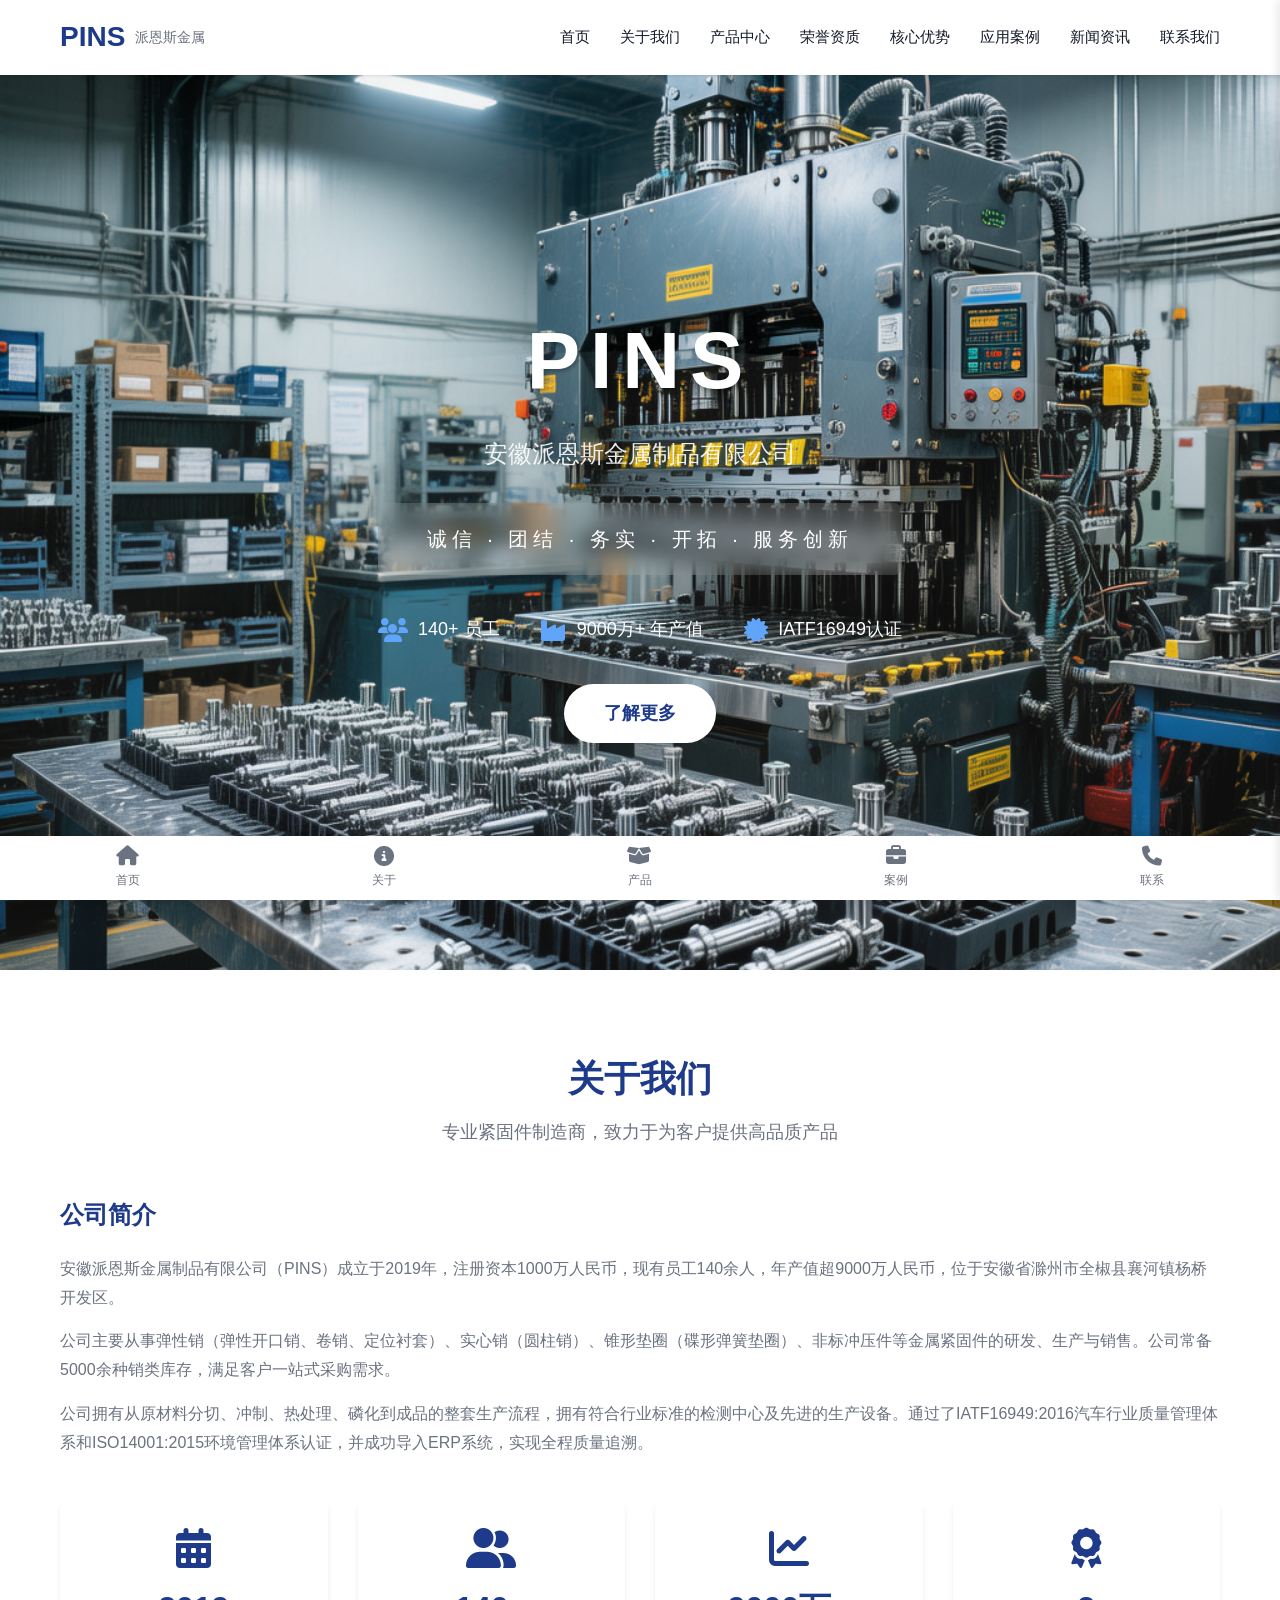
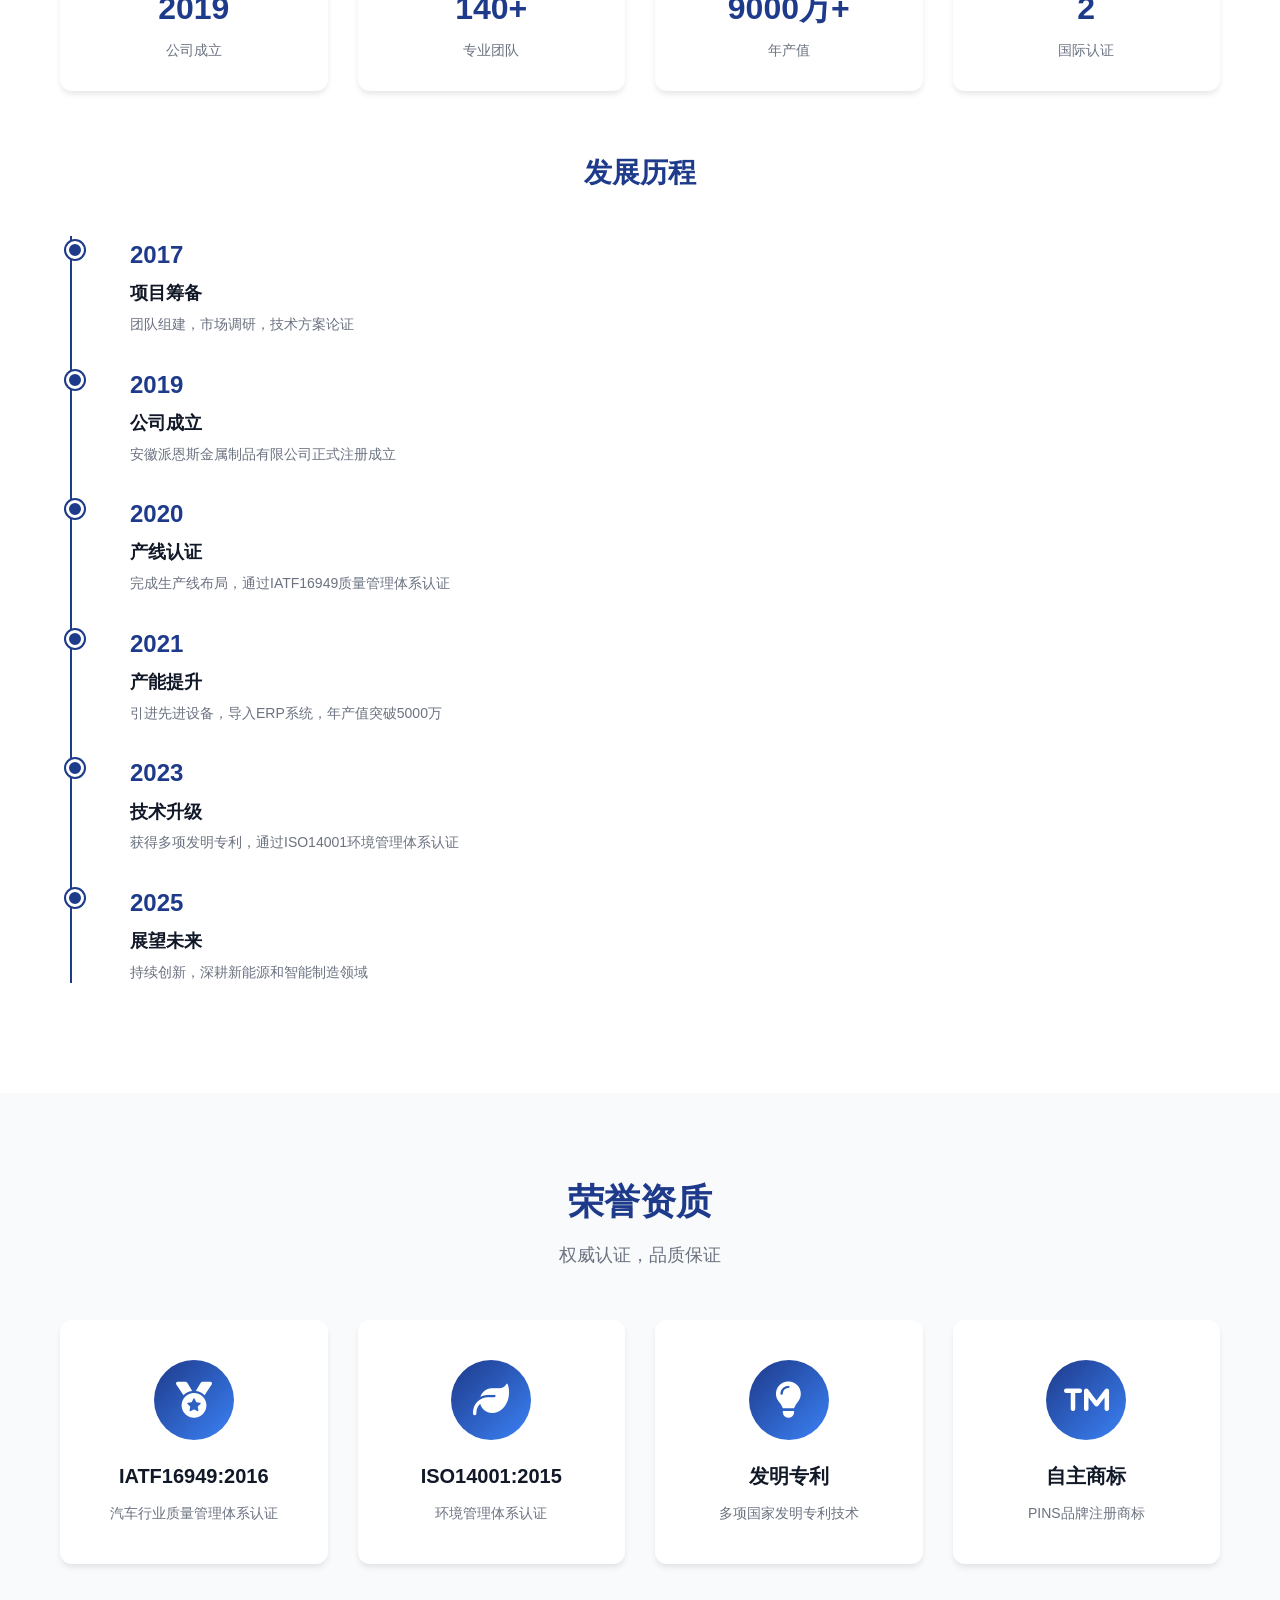
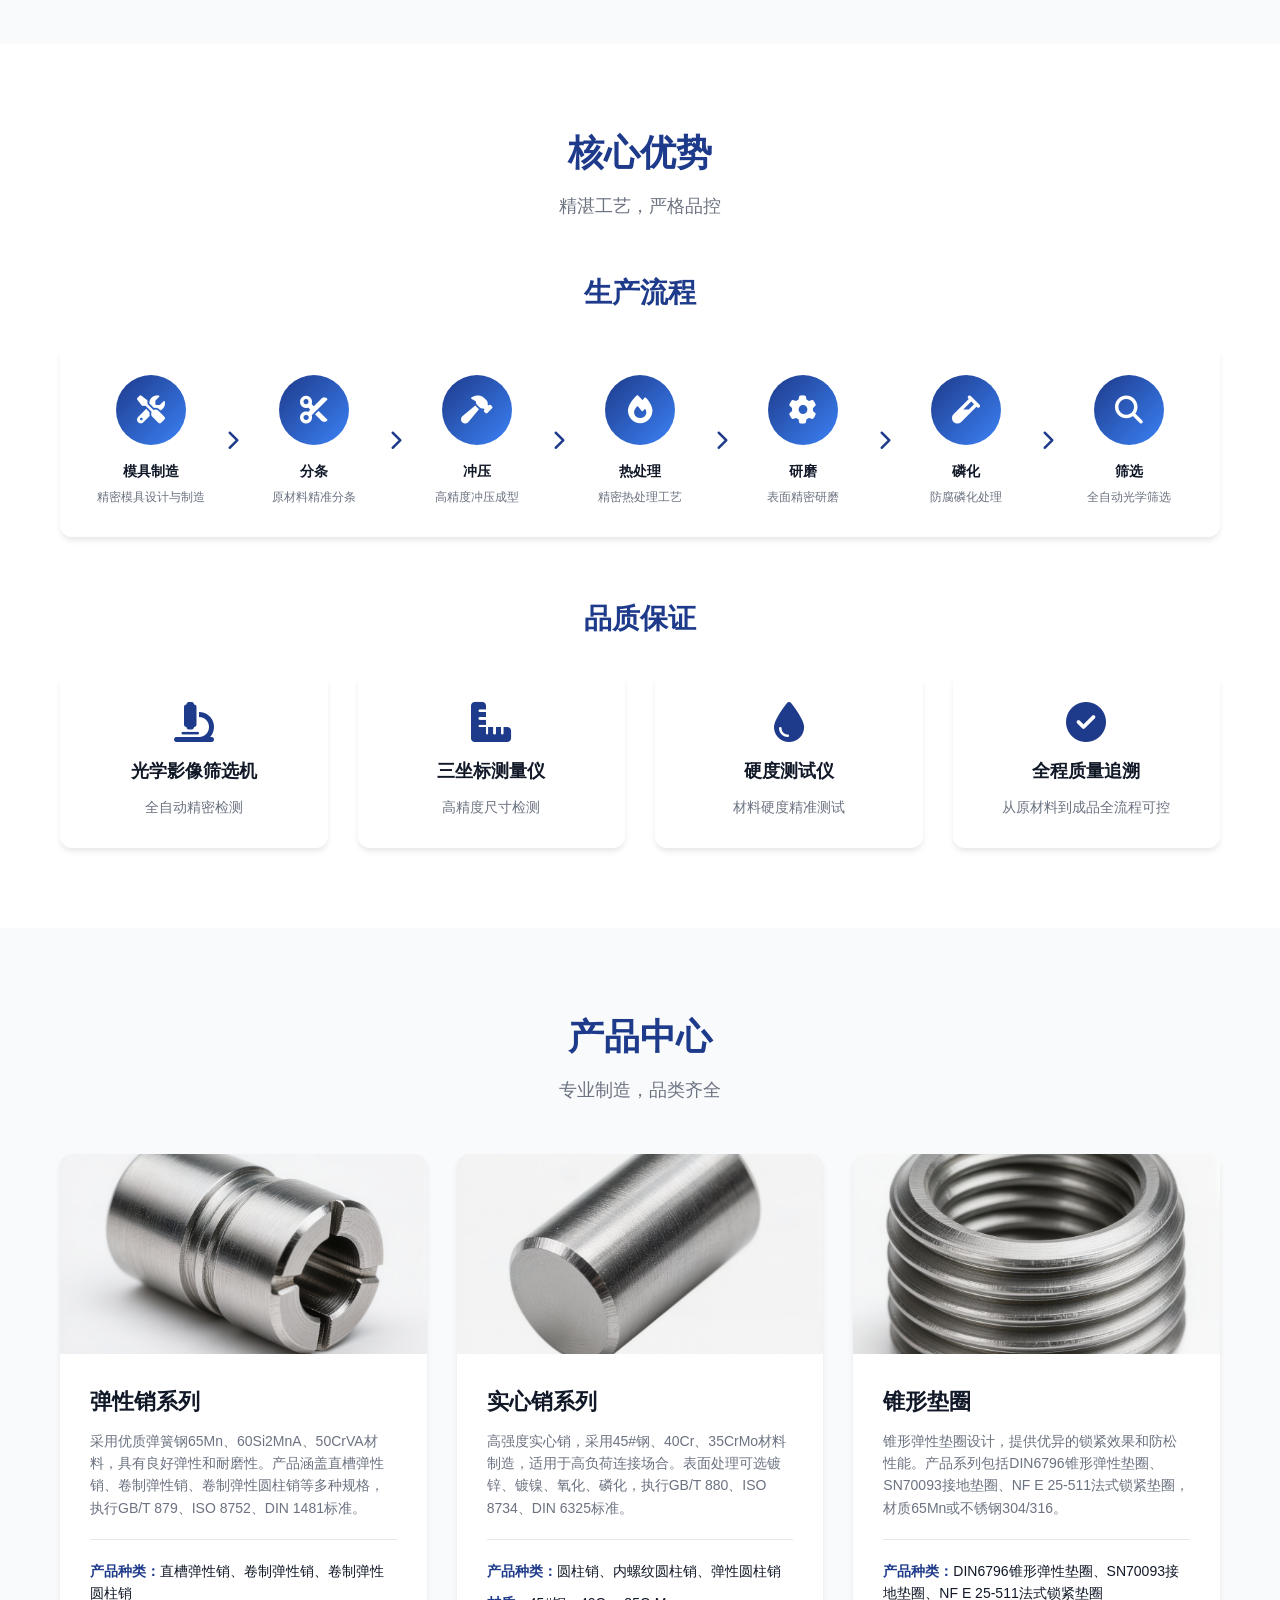
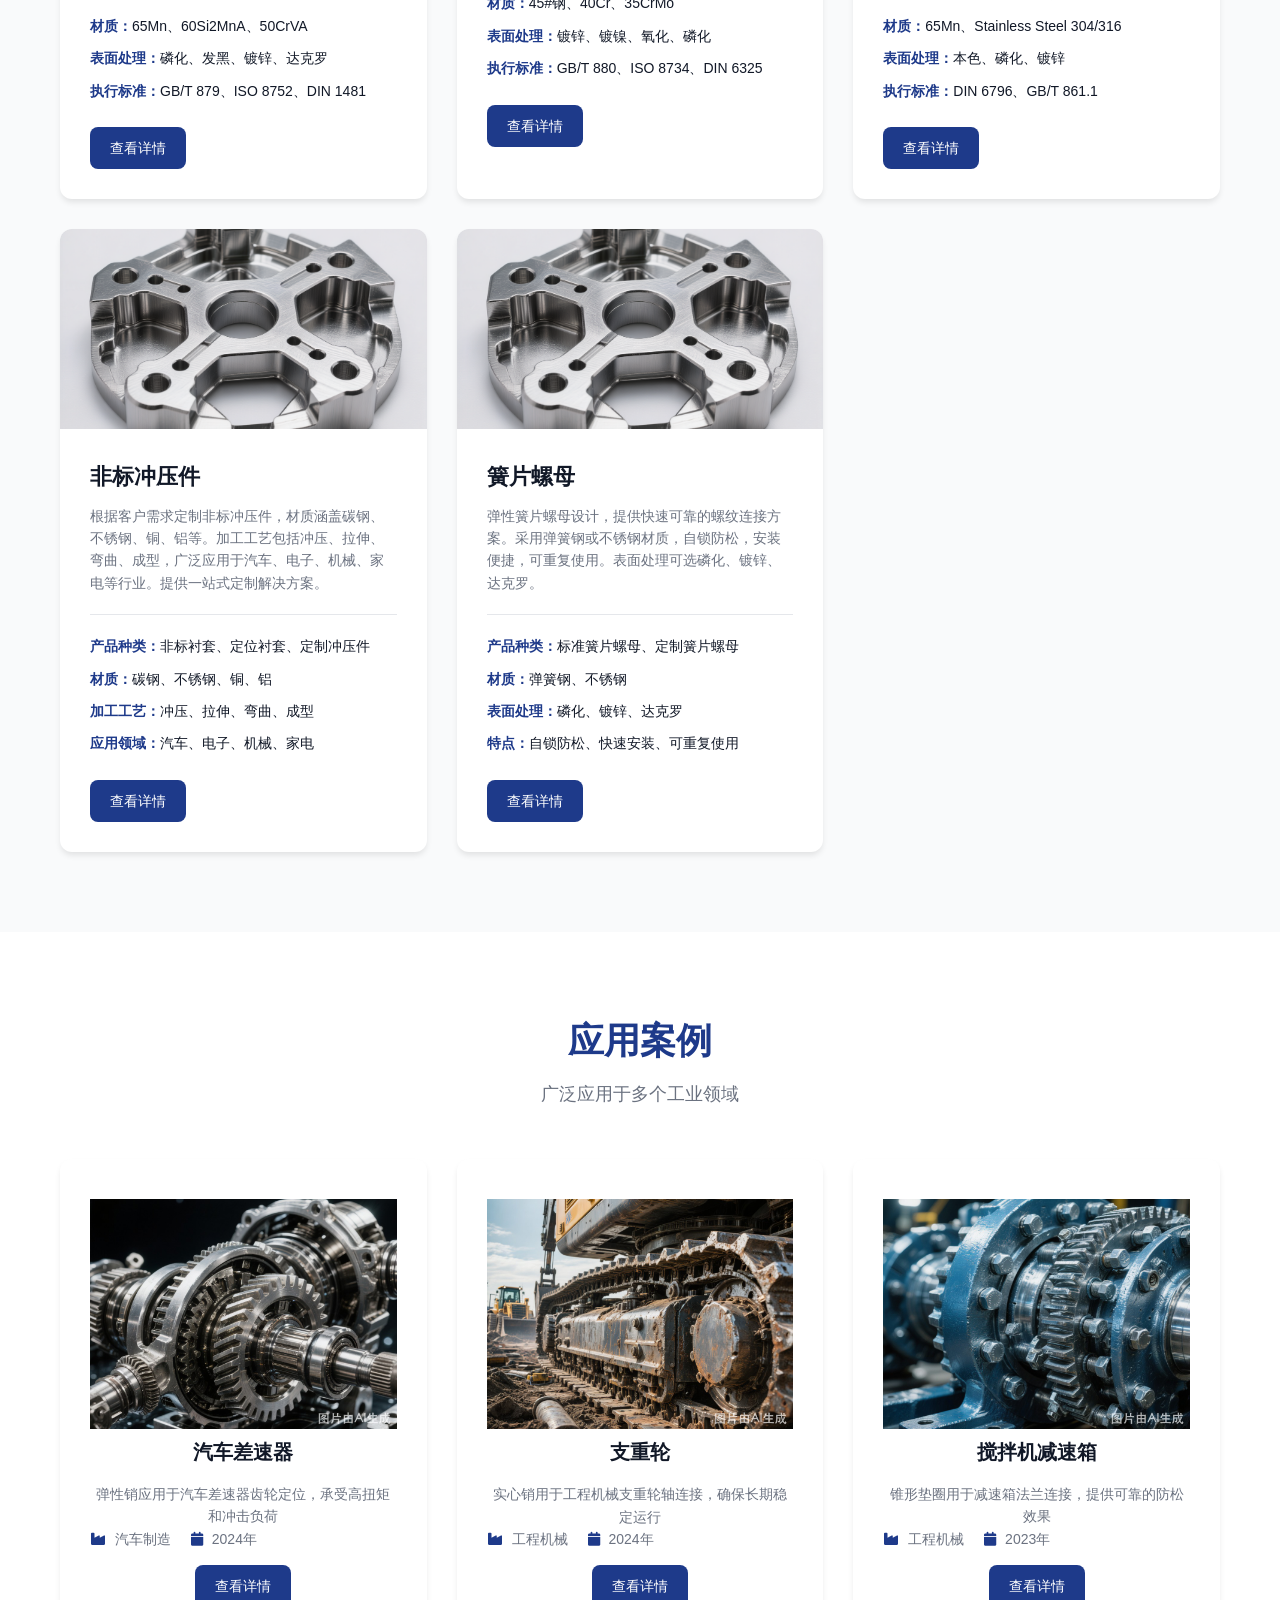
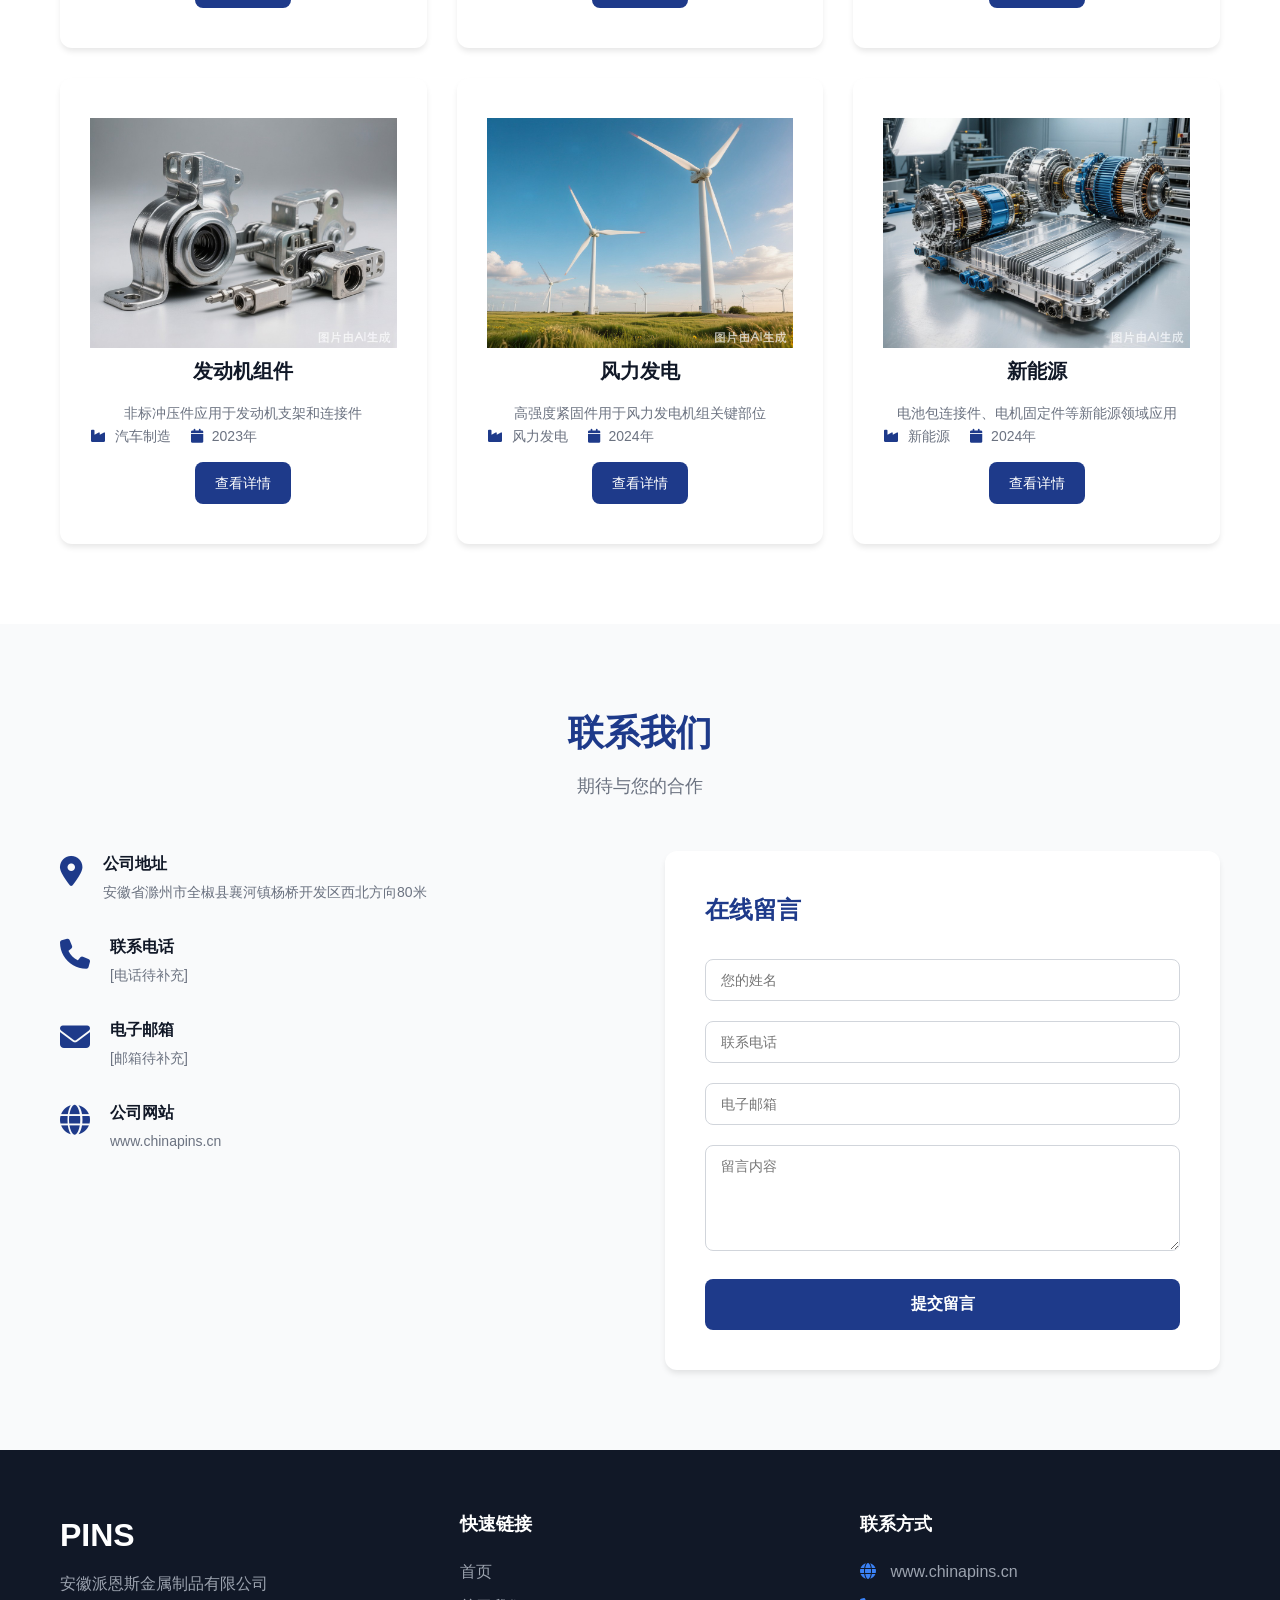
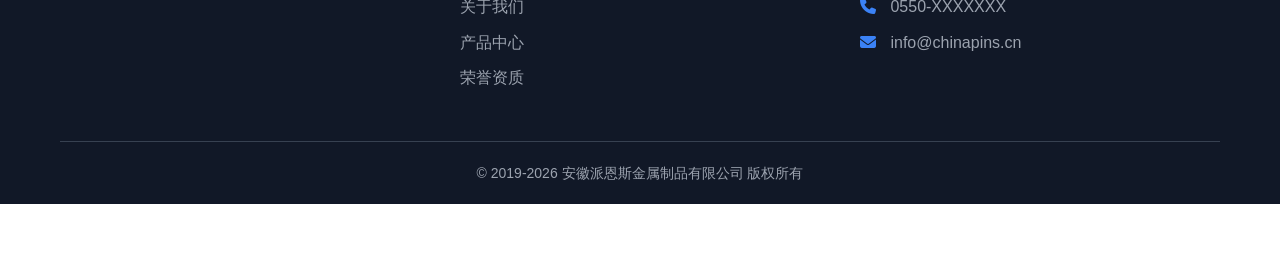
<file: index.html>
<!DOCTYPE html>
<html lang="zh-CN">
<head>
    <meta charset="UTF-8">
    <meta name="viewport" content="width=device-width, initial-scale=1.0">
    <title>安徽派恩斯金属制品有限公司 - 专业紧固件制造商</title>
    <link rel="stylesheet" href="css/style.css">
    <link rel="stylesheet" href="https://cdnjs.cloudflare.com/ajax/libs/font-awesome/6.4.0/css/all.min.css">
</head>
<body>
    <!-- 顶部导航 -->
    <header class="header" id="header">
        <div class="container">
            <div class="logo">
                <h1>PINS</h1>
                <span class="logo-text">派恩斯金属</span>
            </div>
        <nav class="nav-desktop">
            <a href="index.html" class="nav-link active">首页</a>
            <a href="about.html" class="nav-link">关于我们</a>
            <a href="products.html" class="nav-link">产品中心</a>
            <a href="honors.html" class="nav-link">荣誉资质</a>
            <a href="advantages.html" class="nav-link">核心优势</a>
            <a href="cases.html" class="nav-link">应用案例</a>
            <a href="news.html" class="nav-link">新闻资讯</a>
            <a href="contact.html" class="nav-link">联系我们</a>
        </nav>
            <button class="menu-toggle" id="menuToggle">
                <i class="fas fa-bars"></i>
            </button>
        </div>
    </header>

    <!-- 移动端侧边菜单 -->
    <div class="mobile-menu" id="mobileMenu">
        <div class="mobile-menu-header">
            <h2>PINS 派恩斯</h2>
            <button class="close-menu" id="closeMenu">
                <i class="fas fa-times"></i>
            </button>
        </div>
        <nav class="mobile-nav">
            <a href="index.html" class="mobile-nav-link active">首页</a>
            <a href="about.html" class="mobile-nav-link">关于我们</a>
            <a href="products.html" class="mobile-nav-link">产品中心</a>
            <a href="honors.html" class="mobile-nav-link">荣誉资质</a>
            <a href="advantages.html" class="mobile-nav-link">核心优势</a>
            <a href="cases.html" class="mobile-nav-link">应用案例</a>
            <a href="news.html" class="mobile-nav-link">新闻资讯</a>
            <a href="contact.html" class="mobile-nav-link">联系我们</a>
        </nav>
    </div>
    <div class="menu-overlay" id="menuOverlay"></div>

    <!-- 主内容区 -->
    <main class="main-content">
        <!-- Hero Banner 区 -->
        <section class="hero" id="home">
            <div class="hero-overlay"></div>
            <div class="hero-content">
                <div class="hero-logo">
                    <h1 class="hero-title">PINS</h1>
                    <p class="hero-subtitle">安徽派恩斯金属制品有限公司</p>
                </div>
                <div class="hero-slogan">
                    <p class="slogan-text">诚信 · 团结 · 务实 · 开拓 · 服务创新</p>
                </div>
                <div class="hero-info">
                    <div class="info-item">
                        <i class="fas fa-users"></i>
                        <span>140+ 员工</span>
                    </div>
                    <div class="info-item">
                        <i class="fas fa-industry"></i>
                        <span>9000万+ 年产值</span>
                    </div>
                    <div class="info-item">
                        <i class="fas fa-certificate"></i>
                        <span>IATF16949认证</span>
                    </div>
                </div>
                <a href="about.html" class="hero-cta">了解更多</a>
            </div>
        </section>

        <!-- 公司介绍 -->
        <section class="section" id="about">
            <div class="container">
                <h2 class="section-title">关于我们</h2>
                <p class="section-subtitle">专业紧固件制造商，致力于为客户提供高品质产品</p>
                
                <div class="about-content">
                    <div class="about-text">
                        <h3>公司简介</h3>
                        <p>安徽派恩斯金属制品有限公司（PINS）成立于2019年，注册资本1000万人民币，现有员工140余人，年产值超9000万人民币。</p>
                        <p>公司专注于弹性销、实心销、锥形垫圈、非标冲压件等产品的研发与生产，产品广泛应用于汽车制造、风力发电、工程机械、电动工具、家用电器、新能源等多个领域。</p>
                        <p>公司通过IATF16949:2016汽车行业质量管理和ISO14001:2015环境管理体系认证，确保产品质量稳定可靠。</p>
                    </div>
                    
                    <div class="about-stats">
                        <div class="stat-card">
                            <i class="fas fa-calendar-alt"></i>
                            <h4>2019</h4>
                            <p>公司成立</p>
                        </div>
                        <div class="stat-card">
                            <i class="fas fa-user-friends"></i>
                            <h4>140+</h4>
                            <p>专业团队</p>
                        </div>
                        <div class="stat-card">
                            <i class="fas fa-chart-line"></i>
                            <h4>9000万+</h4>
                            <p>年产值</p>
                        </div>
                        <div class="stat-card">
                            <i class="fas fa-award"></i>
                            <h4>2</h4>
                            <p>国际认证</p>
                        </div>
                    </div>
                </div>

                <!-- 发展历程 -->
                <div class="timeline">
                    <h3 class="timeline-title">发展历程</h3>
                    <div class="timeline-container">
                        <div class="timeline-item">
                            <div class="timeline-year">2017</div>
                            <div class="timeline-content">
                                <h4>项目筹备</h4>
                                <p>团队组建，市场调研，技术方案论证</p>
                            </div>
                        </div>
                        <div class="timeline-item">
                            <div class="timeline-year">2019</div>
                            <div class="timeline-content">
                                <h4>公司成立</h4>
                                <p>安徽派恩斯金属制品有限公司正式注册成立</p>
                            </div>
                        </div>
                        <div class="timeline-item">
                            <div class="timeline-year">2020</div>
                            <div class="timeline-content">
                                <h4>产线建设</h4>
                                <p>完成生产线布局，通过IATF16949认证</p>
                            </div>
                        </div>
                        <div class="timeline-item">
                            <div class="timeline-year">2021</div>
                            <div class="timeline-content">
                                <h4>产能提升</h4>
                                <p>引进先进设备，年产值突破5000万</p>
                            </div>
                        </div>
                        <div class="timeline-item">
                            <div class="timeline-year">2023</div>
                            <div class="timeline-content">
                                <h4>技术升级</h4>
                                <p>获得多项发明专利，通过ISO14001认证</p>
                            </div>
                        </div>
                        <div class="timeline-item">
                            <div class="timeline-year">2025</div>
                            <div class="timeline-content">
                                <h4>展望未来</h4>
                                <p>持续创新，深耕新能源和智能制造领域</p>
                            </div>
                        </div>
                    </div>
                </div>
            </div>
        </section>

        <!-- 荣誉资质 -->
        <section class="section section-alt" id="honors">
            <div class="container">
                <h2 class="section-title">荣誉资质</h2>
                <p class="section-subtitle">权威认证，品质保证</p>
                
                <div class="honors-grid">
                    <div class="honor-card">
                        <div class="honor-icon">
                            <i class="fas fa-medal"></i>
                        </div>
                        <h4>IATF16949:2016</h4>
                        <p>汽车行业质量管理体系认证</p>
                    </div>
                    
                    <div class="honor-card">
                        <div class="honor-icon">
                            <i class="fas fa-leaf"></i>
                        </div>
                        <h4>ISO14001:2015</h4>
                        <p>环境管理体系认证</p>
                    </div>
                    
                    <div class="honor-card">
                        <div class="honor-icon">
                            <i class="fas fa-lightbulb"></i>
                        </div>
                        <h4>发明专利</h4>
                        <p>多项国家发明专利技术</p>
                    </div>
                    
                    <div class="honor-card">
                        <div class="honor-icon">
                            <i class="fas fa-trademark"></i>
                        </div>
                        <h4>自主商标</h4>
                        <p>PINS品牌注册商标</p>
                    </div>
                </div>
            </div>
        </section>

        <!-- 核心优势 -->
        <section class="section" id="advantages">
            <div class="container">
                <h2 class="section-title">核心优势</h2>
                <p class="section-subtitle">精湛工艺，严格品控</p>
                
                <!-- 生产流程 -->
                <div class="process-section">
                    <h3 class="subsection-title">生产流程</h3>
                    <div class="process-flow">
                        <div class="process-step">
                            <div class="step-icon">
                                <i class="fas fa-tools"></i>
                            </div>
                            <h5>模具制造</h5>
                            <p>精密模具设计与制造</p>
                        </div>
                        <div class="process-arrow">
                            <i class="fas fa-chevron-right"></i>
                        </div>
                        
                        <div class="process-step">
                            <div class="step-icon">
                                <i class="fas fa-cut"></i>
                            </div>
                            <h5>分条</h5>
                            <p>原材料精准分条</p>
                        </div>
                        <div class="process-arrow">
                            <i class="fas fa-chevron-right"></i>
                        </div>
                        
                        <div class="process-step">
                            <div class="step-icon">
                                <i class="fas fa-hammer"></i>
                            </div>
                            <h5>冲压</h5>
                            <p>高精度冲压成型</p>
                        </div>
                        <div class="process-arrow">
                            <i class="fas fa-chevron-right"></i>
                        </div>
                        
                        <div class="process-step">
                            <div class="step-icon">
                                <i class="fas fa-fire"></i>
                            </div>
                            <h5>热处理</h5>
                            <p>精密热处理工艺</p>
                        </div>
                        <div class="process-arrow">
                            <i class="fas fa-chevron-right"></i>
                        </div>
                        
                        <div class="process-step">
                            <div class="step-icon">
                                <i class="fas fa-cog"></i>
                            </div>
                            <h5>研磨</h5>
                            <p>表面精密研磨</p>
                        </div>
                        <div class="process-arrow">
                            <i class="fas fa-chevron-right"></i>
                        </div>
                        
                        <div class="process-step">
                            <div class="step-icon">
                                <i class="fas fa-vial"></i>
                            </div>
                            <h5>磷化</h5>
                            <p>防腐磷化处理</p>
                        </div>
                        <div class="process-arrow">
                            <i class="fas fa-chevron-right"></i>
                        </div>
                        
                        <div class="process-step">
                            <div class="step-icon">
                                <i class="fas fa-search"></i>
                            </div>
                            <h5>筛选</h5>
                            <p>全自动光学筛选</p>
                        </div>
                    </div>
                </div>

                <!-- 品质保证 -->
                <div class="quality-section">
                    <h3 class="subsection-title">品质保证</h3>
                    <div class="quality-grid">
                        <div class="quality-card">
                            <i class="fas fa-microscope"></i>
                            <h5>光学影像筛选机</h5>
                            <p>全自动精密检测</p>
                        </div>
                        <div class="quality-card">
                            <i class="fas fa-ruler-combined"></i>
                            <h5>三坐标测量仪</h5>
                            <p>高精度尺寸检测</p>
                        </div>
                        <div class="quality-card">
                            <i class="fas fa-tint"></i>
                            <h5>硬度测试仪</h5>
                            <p>材料硬度精准测试</p>
                        </div>
                        <div class="quality-card">
                            <i class="fas fa-check-circle"></i>
                            <h5>全程质量追溯</h5>
                            <p>从原材料到成品全流程可控</p>
                        </div>
                    </div>
                </div>
            </div>
        </section>

        <!-- 产品中心 -->
        <section class="section section-alt" id="products">
            <div class="container">
                <h2 class="section-title">产品中心</h2>
                <p class="section-subtitle">专业制造，品类齐全</p>
                
                <div class="products-grid" data-pines-render="products" id="homepage-products">
                    <!-- 弹性销系列 -->
                    <div class="product-card">
                    <div class="product-image">
                        <img src="images/product_elastic_pins.jpg" alt="弹性销系列" style="width:100%;height:100%;object-fit:cover;">
                    </div>
                        <div class="product-info">
                            <h4>弹性销系列</h4>
                            <p class="product-desc">采用优质弹簧钢材料，具有良好的弹性和耐磨性</p>
                            <div class="product-specs">
                                <div class="spec-item">
                                    <span class="spec-label">材质：</span>
                                    <span>65Mn、60Si2MnA、50CrVA</span>
                                </div>
                                <div class="spec-item">
                                    <span class="spec-label">表面处理：</span>
                                    <span>磷化、发黑、镀锌、达克罗</span>
                                </div>
                                <div class="spec-item">
                                    <span class="spec-label">执行标准：</span>
                                    <span>GB/T 879、ISO 8752、DIN 1481</span>
                                </div>
                            </div>
                        </div>
                    </div>

                    <!-- 实心销系列 -->
                    <div class="product-card">
                    <div class="product-image">
                        <img src="images/product_solid_pins.jpg" alt="实心销系列" style="width:100%;height:100%;object-fit:cover;">
                    </div>
                        <div class="product-info">
                            <h4>实心销系列</h4>
                            <p class="product-desc">高强度实心销，适用于高负荷连接场合</p>
                            <div class="product-specs">
                                <div class="spec-item">
                                    <span class="spec-label">材质：</span>
                                    <span>45#钢、40Cr、35CrMo</span>
                                </div>
                                <div class="spec-item">
                                    <span class="spec-label">表面处理：</span>
                                    <span>镀锌、镀镍、氧化、磷化</span>
                                </div>
                                <div class="spec-item">
                                    <span class="spec-label">执行标准：</span>
                                    <span>GB/T 880、ISO 8734、DIN 6325</span>
                                </div>
                            </div>
                        </div>
                    </div>

                    <!-- 锥形垫圈 -->
                    <div class="product-card">
                    <div class="product-image">
                        <img src="images/product_conical_washers.jpg" alt="锥形垫圈" style="width:100%;height:100%;object-fit:cover;">
                    </div>
                        <div class="product-info">
                            <h4>锥形垫圈</h4>
                            <p class="product-desc">锥形设计，提供更好的锁紧效果和防松性能</p>
                            <div class="product-specs">
                                <div class="spec-item">
                                    <span class="spec-label">材质：</span>
                                    <span>65Mn、Stainless Steel 304/316</span>
                                </div>
                                <div class="spec-item">
                                    <span class="spec-label">表面处理：</span>
                                    <span>本色、磷化、镀锌</span>
                                </div>
                                <div class="spec-item">
                                    <span class="spec-label">执行标准：</span>
                                    <span>DIN 6796、GB/T 861.1</span>
                                </div>
                            </div>
                        </div>
                    </div>

                    <!-- 非标冲压件 -->
                    <div class="product-card">
                    <div class="product-image">
                        <img src="images/product_nonstandard.jpg" alt="非标冲压件" style="width:100%;height:100%;object-fit:cover;">
                    </div>
                        <div class="product-info">
                            <h4>非标冲压件</h4>
                            <p class="product-desc">根据客户需求定制，提供一站式解决方案</p>
                            <div class="product-specs">
                                <div class="spec-item">
                                    <span class="spec-label">材质：</span>
                                    <span>碳钢、不锈钢、铜、铝</span>
                                </div>
                                <div class="spec-item">
                                    <span class="spec-label">加工工艺：</span>
                                    <span>冲压、拉伸、弯曲、成型</span>
                                </div>
                                <div class="spec-item">
                                    <span class="spec-label">应用领域：</span>
                                    <span>汽车、电子、机械、家电</span>
                                </div>
                            </div>
                        </div>
                    </div>
                </div>
            </div>
        </section>

        <!-- 应用案例 -->
        <section class="section" id="cases">
            <div class="container">
                <h2 class="section-title">应用案例</h2>
                <p class="section-subtitle">广泛应用于多个工业领域</p>
                
                <div class="cases-grid" data-pines-render="cases" id="homepage-cases">
                    <div class="case-card">
                        <div class="case-icon">
                            <i class="fas fa-car"></i>
                        </div>
                        <h4>汽车差速器</h4>
                        <p>弹性销应用于汽车差速器齿轮定位，承受高扭矩和冲击负荷</p>
                    </div>
                    
                    <div class="case-card">
                        <div class="case-icon">
                            <i class="fas fa-tractor"></i>
                        </div>
                        <h4>支重轮</h4>
                        <p>实心销用于工程机械支重轮轴连接，确保长期稳定运行</p>
                    </div>
                    
                    <div class="case-card">
                        <div class="case-icon">
                            <i class="fas fa-cogs"></i>
                        </div>
                        <h4>搅拌机减速箱</h4>
                        <p>锥形垫圈用于减速箱法兰连接，提供可靠的防松效果</p>
                    </div>
                    
                    <div class="case-card">
                        <div class="case-icon">
                            <i class="fas fa-engine"></i>
                        </div>
                        <h4>发动机组件</h4>
                        <p>非标冲压件应用于发动机支架和连接件</p>
                    </div>
                    
                    <div class="case-card">
                        <div class="case-icon">
                            <i class="fas fa-wind"></i>
                        </div>
                        <h4>风力发电</h4>
                        <p>高强度紧固件用于风力发电机组关键部位</p>
                    </div>
                    
                    <div class="case-card">
                        <div class="case-icon">
                            <i class="fas fa-bolt"></i>
                        </div>
                        <h4>新能源</h4>
                        <p>电池包连接件、电机固定件等新能源领域应用</p>
                    </div>
                </div>
            </div>
        </section>

        <!-- 联系我们 -->
        <section class="section section-alt" id="contact">
            <div class="container">
                <h2 class="section-title">联系我们</h2>
                <p class="section-subtitle">期待与您的合作</p>
                
                <div class="contact-content">
                    <div class="contact-info">
                        <div class="contact-item">
                            <i class="fas fa-map-marker-alt"></i>
                            <div>
                                <h5>公司地址</h5>
                                <p data-address>安徽省滁州市全椒县襄河镇杨桥开发区西北方向80米</p>
                            </div>
                        </div>
                        
                        <div class="contact-item">
                            <i class="fas fa-phone"></i>
                            <div>
                                <h5>联系电话</h5>
                                <p data-phone>0550-XXXXXXX</p>
                            </div>
                        </div>
                        
                        <div class="contact-item">
                            <i class="fas fa-envelope"></i>
                            <div>
                                <h5>电子邮箱</h5>
                                <p data-email>info@chinapins.cn</p>
                            </div>
                        </div>
                        
                        <div class="contact-item">
                            <i class="fas fa-globe"></i>
                            <div>
                                <h5>公司网站</h5>
                                <p>www.chinapins.cn</p>
                            </div>
                        </div>
                    </div>
                    
                    <div class="contact-form">
                        <h4>在线留言</h4>
                        <form id="contactForm">
                            <div class="form-group">
                                <input type="text" placeholder="您的姓名" required>
                            </div>
                            <div class="form-group">
                                <input type="tel" placeholder="联系电话" required>
                            </div>
                            <div class="form-group">
                                <input type="email" placeholder="电子邮箱">
                            </div>
                            <div class="form-group">
                                <textarea placeholder="留言内容" rows="5" required></textarea>
                            </div>
                            <button type="submit" class="btn-submit" onclick="alert('目前在线留言功能暂未开放，请直接拨打电话或发送邮件联系我们。'); return false;">提交留言</button>
                        </form>
                    </div>
                </div>
            </div>
        </section>
    </main>

    <!-- 底部固定导航（移动端） -->
    <nav class="bottom-nav" id="bottomNav">
        <a href="index.html" class="bottom-nav-item active">
            <i class="fas fa-home"></i>
            <span>首页</span>
        </a>
        <a href="about.html" class="bottom-nav-item">
            <i class="fas fa-info-circle"></i>
            <span>关于</span>
        </a>
        <a href="products.html" class="bottom-nav-item">
            <i class="fas fa-box-open"></i>
            <span>产品</span>
        </a>
        <a href="cases.html" class="bottom-nav-item">
            <i class="fas fa-briefcase"></i>
            <span>案例</span>
        </a>
        <a href="contact.html" class="bottom-nav-item">
            <i class="fas fa-phone"></i>
            <span>联系</span>
        </a>
    </nav>

    <!-- Footer -->
    <footer class="footer">
        <div class="container">
            <div class="footer-content">
                <div class="footer-logo">
                    <h3>PINS</h3>
                    <p>安徽派恩斯金属制品有限公司</p>
                </div>
                <div class="footer-links">
                    <h4>快速链接</h4>
                    <a href="index.html">首页</a>
                    <a href="about.html">关于我们</a>
                    <a href="products.html">产品中心</a>
                    <a href="honors.html">荣誉资质</a>
                </div>
                <div class="footer-contact">
                    <h4>联系方式</h4>
                    <p><i class="fas fa-globe"></i> www.chinapins.cn</p>
                    <p><i class="fas fa-phone"></i> 0550-XXXXXXX</p>
                    <p><i class="fas fa-envelope"></i> info@chinapins.cn</p>
                </div>
            </div>
            <div class="footer-bottom">
                <p>&copy; 2019-2026 安徽派恩斯金属制品有限公司 版权所有</p>
            </div>
        </div>
    </footer>

    <!-- 回到顶部按钮 -->
    <button class="back-to-top" id="backToTop">
        <i class="fas fa-chevron-up"></i>
    </button>

    <script src="js/data-loader.js"></script>
    <script src="js/main.js"></script>
</body>
</html>
</file>
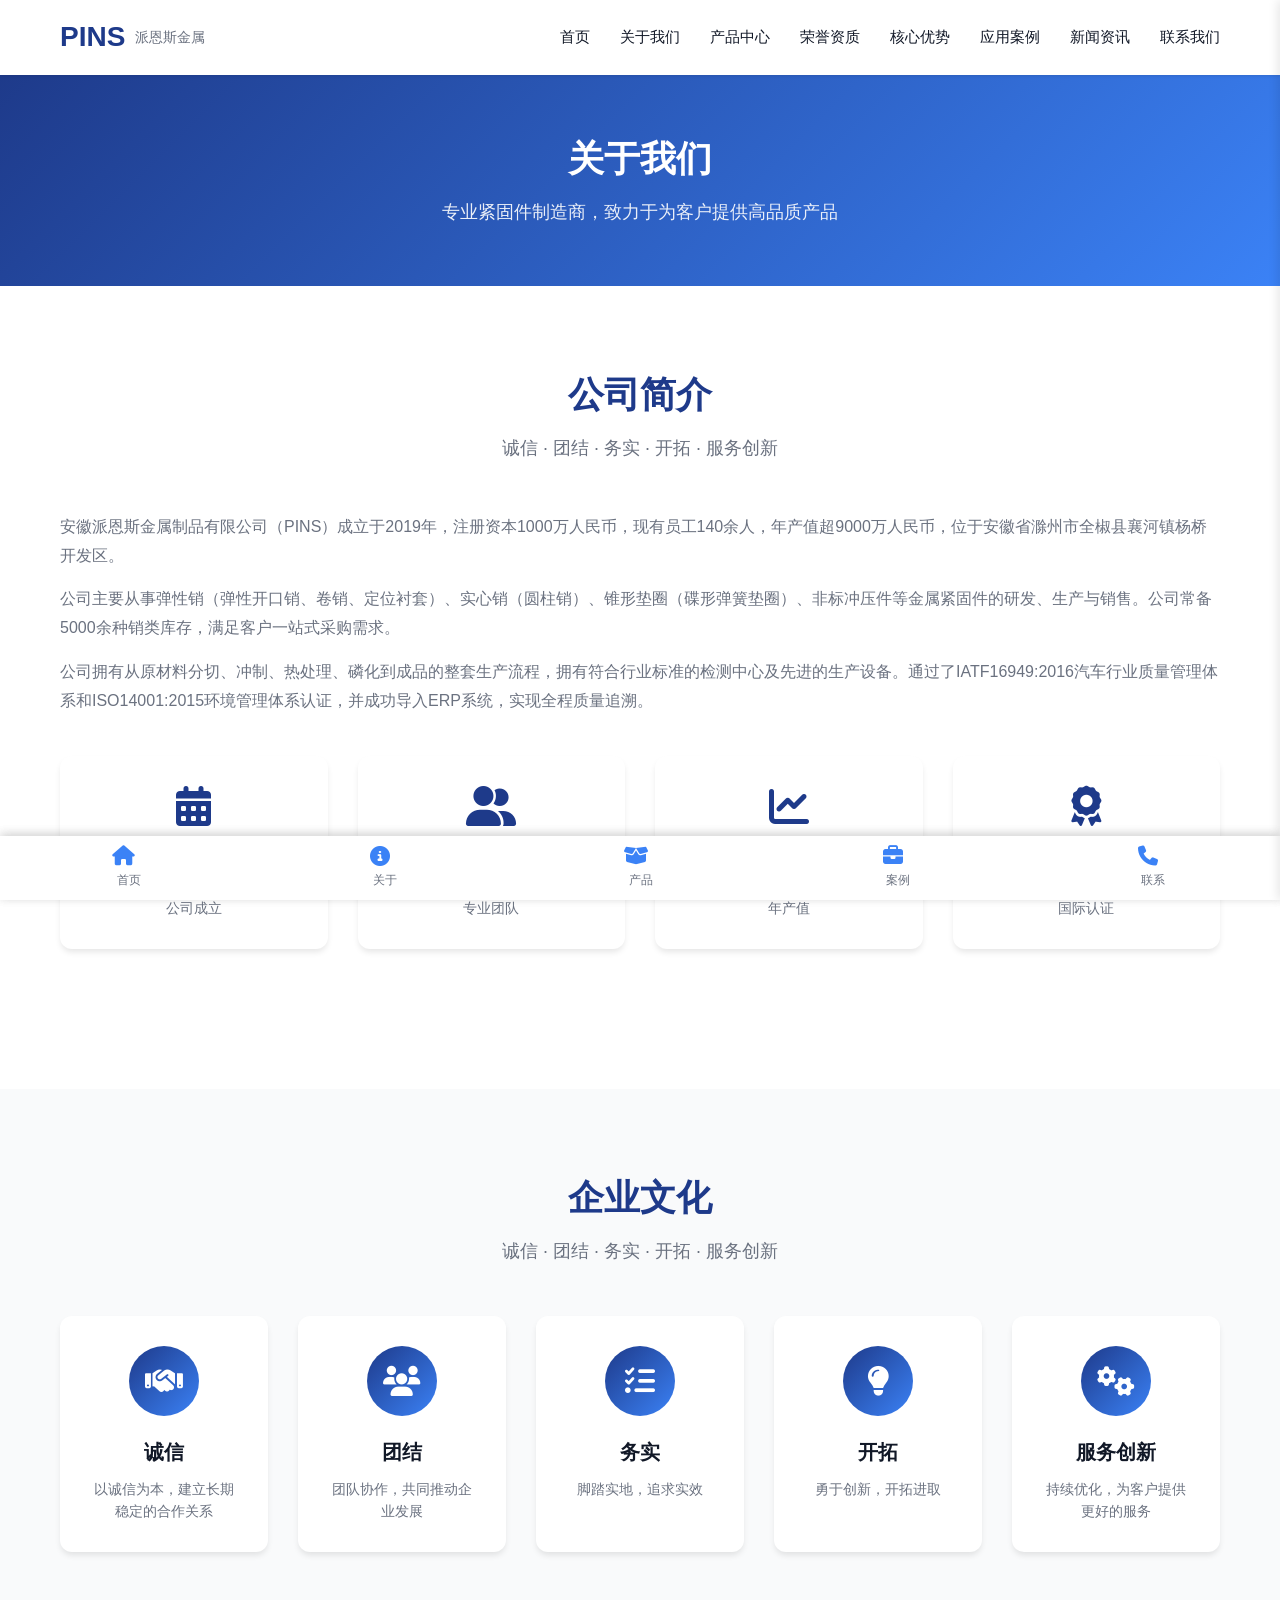
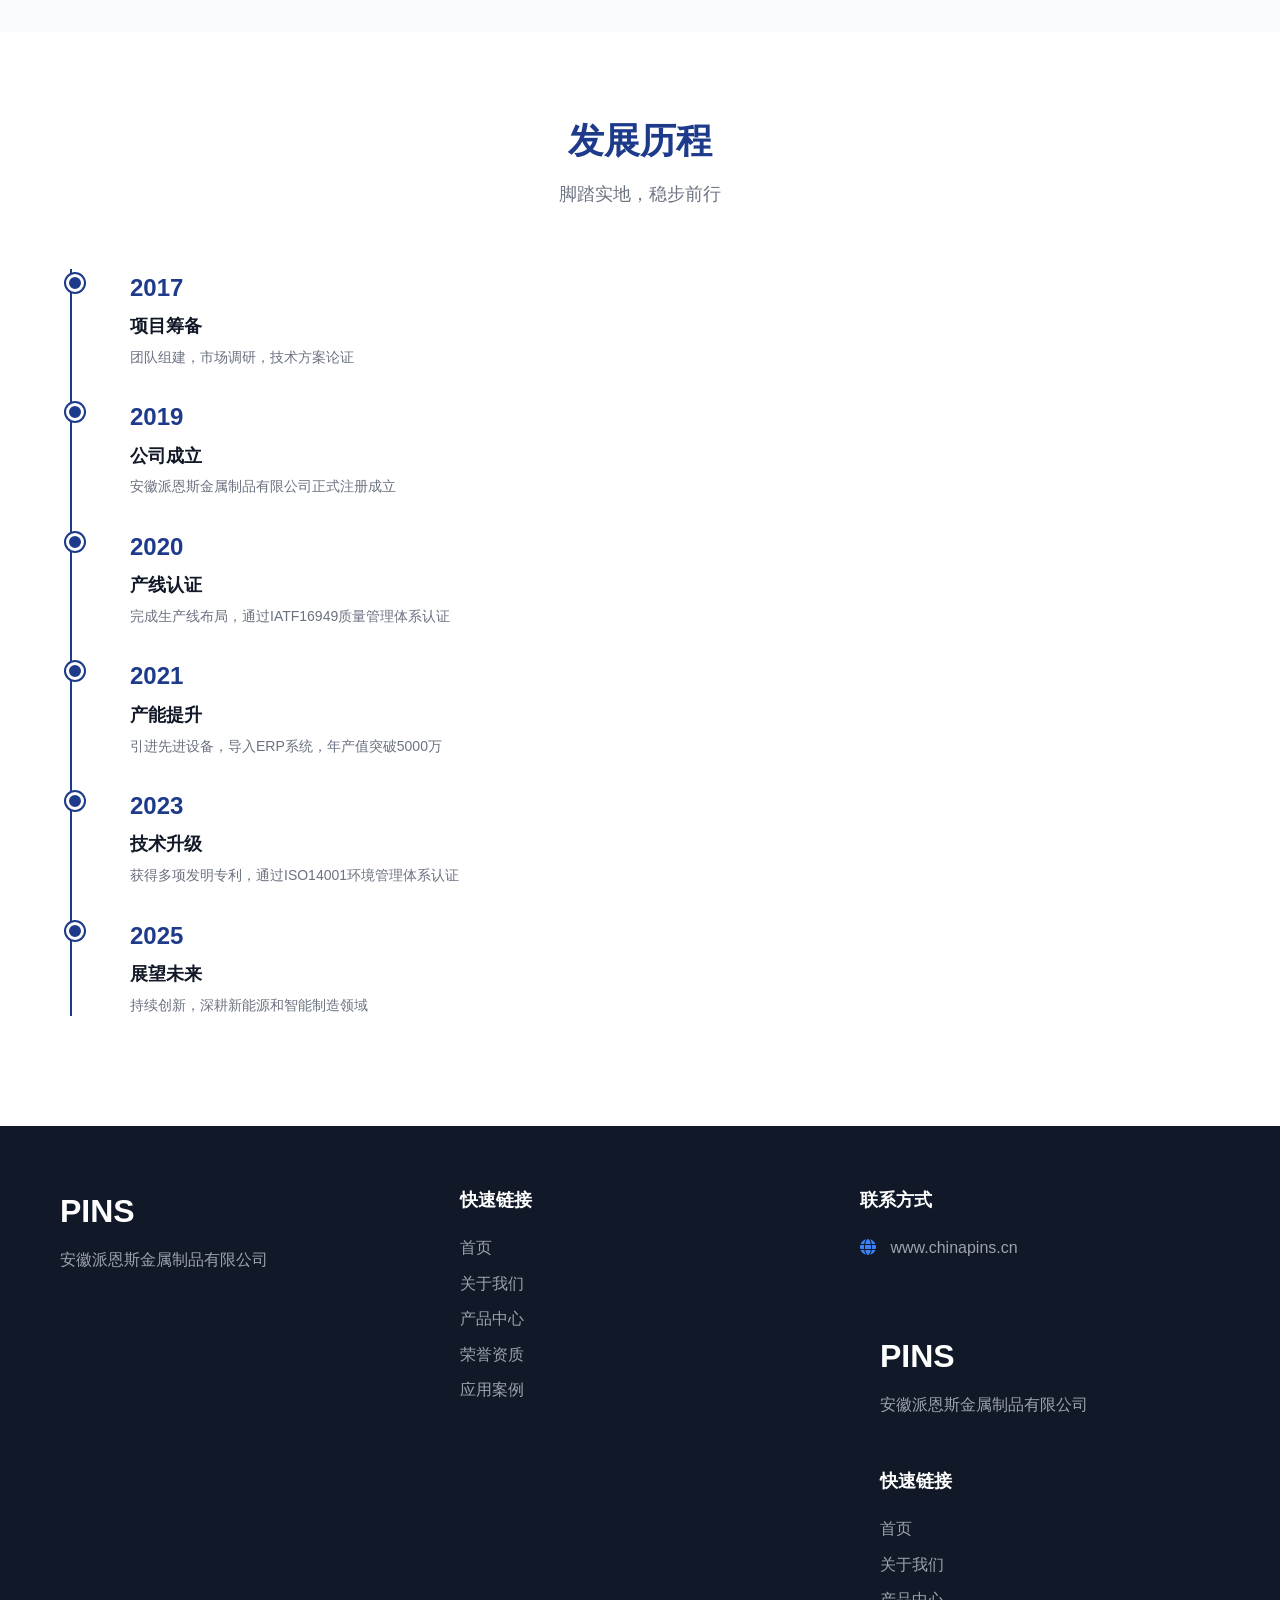
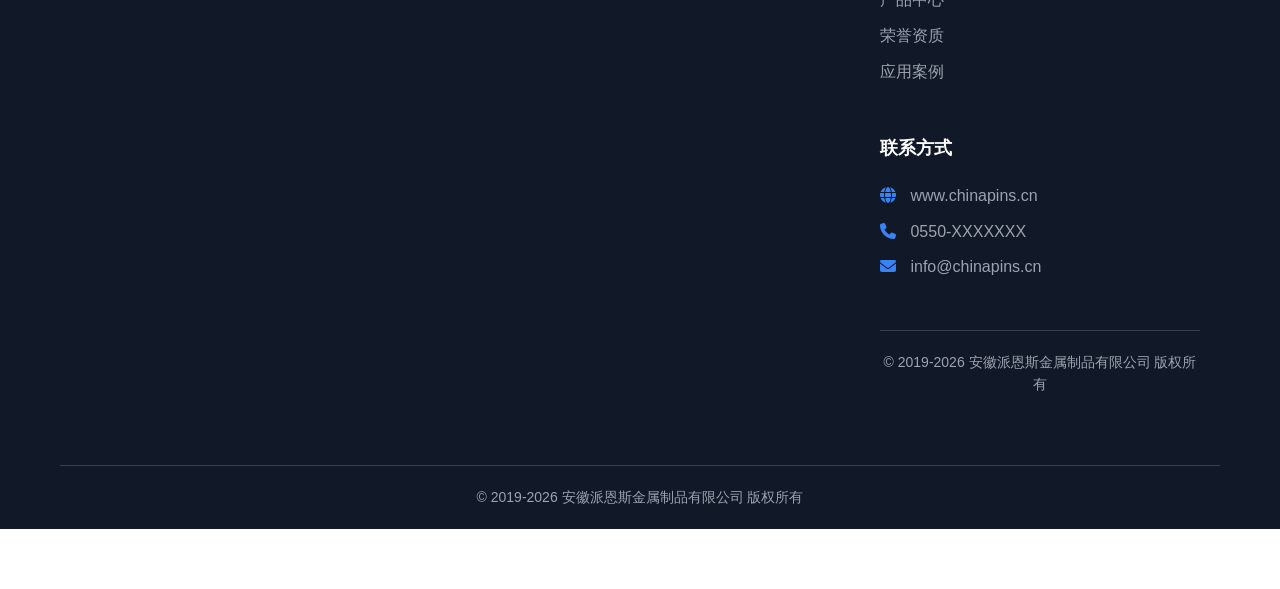
<file: about.html>
<!DOCTYPE html>
<html lang="zh-CN">
<head>
    <meta charset="UTF-8">
    <meta name="viewport" content="width=device-width, initial-scale=1.0">
    <title>关于我们 - 安徽派恩斯金属制品有限公司</title>
    <link rel="stylesheet" href="css/style.css">
    <link rel="stylesheet" href="https://cdnjs.cloudflare.com/ajax/libs/font-awesome/6.4.0/css/all.min.css">
</head>
<body>
    <!-- 顶部导航 -->
    <header class="header" id="header">
        <div class="container">
            <div class="logo">
                <h1>PINS</h1>
                <span class="logo-text">派恩斯金属</span>
            </div>
            <nav class="nav-desktop">
                <a href="index.html" class="nav-link">首页</a>
                <a href="about.html" class="nav-link active">关于我们</a>
                <a href="products.html" class="nav-link">产品中心</a>
                <a href="honors.html" class="nav-link">荣誉资质</a>
                <a href="advantages.html" class="nav-link">核心优势</a>
                <a href="cases.html" class="nav-link">应用案例</a>
                <a href="news.html" class="nav-link">新闻资讯</a>
                <a href="contact.html" class="nav-link">联系我们</a>
            </nav>
            <button class="menu-toggle" id="menuToggle">
                <i class="fas fa-bars"></i>
            </button>
        </div>
    </header>

    <!-- 移动端侧边菜单 -->
    <div class="mobile-menu" id="mobileMenu">
        <div class="mobile-menu-header">
            <h2>PINS 派恩斯</h2>
            <button class="close-menu" id="closeMenu">
                <i class="fas fa-times"></i>
            </button>
        </div>
        <nav class="mobile-nav">
            <a href="index.html" class="mobile-nav-link">首页</a>
            <a href="about.html" class="mobile-nav-link active">关于我们</a>
            <a href="products.html" class="mobile-nav-link">产品中心</a>
            <a href="honors.html" class="mobile-nav-link">荣誉资质</a>
            <a href="advantages.html" class="mobile-nav-link">核心优势</a>
            <a href="cases.html" class="mobile-nav-link">应用案例</a>
            <a href="news.html" class="mobile-nav-link">新闻资讯</a>
            <a href="contact.html" class="mobile-nav-link">联系我们</a>
        </nav>
    </div>
    <div class="menu-overlay" id="menuOverlay"></div>

    <!-- 主内容区 -->
    <main class="main-content" style="margin-top: 70px;">
        <!-- 页面标题 -->
        <section class="page-header">
            <div class="container">
                <h1>关于我们</h1>
                <p>专业紧固件制造商，致力于为客户提供高品质产品</p>
            </div>
        </section>

        <!-- 公司简介 -->
        <section class="section" id="about">
            <div class="container">
                <h2 class="section-title">公司简介</h2>
                <p class="section-subtitle">诚信 · 团结 · 务实 · 开拓 · 服务创新</p>
                
                <div class="about-content">
                    <div class="about-text">
                        <p>安徽派恩斯金属制品有限公司（PINS）成立于2019年，注册资本1000万人民币，现有员工140余人，年产值超9000万人民币。</p>
                        <p>公司专注于弹性销、实心销、锥形垫圈、非标冲压件等产品的研发与生产，产品广泛应用于汽车制造、风力发电、工程机械、电动工具、家用电器、新能源等多个领域。</p>
                        <p>公司通过IATF16949:2016汽车行业质量管理和ISO14001:2015环境管理体系认证，确保产品质量稳定可靠。</p>
                    </div>
                    
                    <div class="about-stats">
                        <div class="stat-card">
                            <i class="fas fa-calendar-alt"></i>
                            <h4>2019</h4>
                            <p>公司成立</p>
                        </div>
                        <div class="stat-card">
                            <i class="fas fa-user-friends"></i>
                            <h4>140+</h4>
                            <p>专业团队</p>
                        </div>
                        <div class="stat-card">
                            <i class="fas fa-chart-line"></i>
                            <h4>9000万+</h4>
                            <p>年产值</p>
                        </div>
                        <div class="stat-card">
                            <i class="fas fa-award"></i>
                            <h4>2</h4>
                            <p>国际认证</p>
                        </div>
                    </div>
                </div>
            </div>
        </section>

        <!-- 企业文化 -->
        <section class="section section-alt">
            <div class="container">
                <h2 class="section-title">企业文化</h2>
                <p class="section-subtitle">诚信 · 团结 · 务实 · 开拓 · 服务创新</p>
                
                <div class="culture-grid">
                    <div class="culture-card">
                        <div class="culture-icon">
                            <i class="fas fa-handshake"></i>
                        </div>
                        <h4>诚信</h4>
                        <p>以诚信为本，建立长期稳定的合作关系</p>
                    </div>
                    
                    <div class="culture-card">
                        <div class="culture-icon">
                            <i class="fas fa-users"></i>
                        </div>
                        <h4>团结</h4>
                        <p>团队协作，共同推动企业发展</p>
                    </div>
                    
                    <div class="culture-card">
                        <div class="culture-icon">
                            <i class="fas fa-tasks"></i>
                        </div>
                        <h4>务实</h4>
                        <p>脚踏实地，追求实效</p>
                    </div>
                    
                    <div class="culture-card">
                        <div class="culture-icon">
                            <i class="fas fa-lightbulb"></i>
                        </div>
                        <h4>开拓</h4>
                        <p>勇于创新，开拓进取</p>
                    </div>
                    
                    <div class="culture-card">
                        <div class="culture-icon">
                            <i class="fas fa-cogs"></i>
                        </div>
                        <h4>服务创新</h4>
                        <p>持续优化，为客户提供更好的服务</p>
                    </div>
                </div>
            </div>
        </section>

        <!-- 发展历程 -->
        <section class="section">
            <div class="container">
                <h2 class="section-title">发展历程</h2>
                <p class="section-subtitle">脚踏实地，稳步前行</p>
                
                <div class="timeline">
                    <div class="timeline-container">
                        <div class="timeline-item">
                            <div class="timeline-year">2017</div>
                            <div class="timeline-content">
                                <h4>项目筹备</h4>
                                <p>团队组建，市场调研，技术方案论证</p>
                            </div>
                        </div>
                        <div class="timeline-item">
                            <div class="timeline-year">2019</div>
                            <div class="timeline-content">
                                <h4>公司成立</h4>
                                <p>安徽派恩斯金属制品有限公司正式注册成立</p>
                            </div>
                        </div>
                        <div class="timeline-item">
                            <div class="timeline-year">2020</div>
                            <div class="timeline-content">
                                <h4>产线建设</h4>
                                <p>完成生产线布局，通过IATF16949认证</p>
                            </div>
                        </div>
                        <div class="timeline-item">
                            <div class="timeline-year">2021</div>
                            <div class="timeline-content">
                                <h4>产能提升</h4>
                                <p>引进先进设备，年产值突破5000万</p>
                            </div>
                        </div>
                        <div class="timeline-item">
                            <div class="timeline-year">2023</div>
                            <div class="timeline-content">
                                <h4>技术升级</h4>
                                <p>获得多项发明专利，通过ISO14001认证</p>
                            </div>
                        </div>
                        <div class="timeline-item">
                            <div class="timeline-year">2025</div>
                            <div class="timeline-content">
                                <h4>展望未来</h4>
                                <p>持续创新，深耕新能源和智能制造领域</p>
                            </div>
                        </div>
                    </div>
                </div>
            </div>
        </section>
    </main>

    <!-- 底部固定导航（移动端） -->
    <nav class="bottom-nav" id="bottomNav">
        <a href="index.html" class="bottom-nav-item">
            <i class="fas fa-home"></i>
            <span>首页</span>
        </a>
        <a href="about.html" class="bottom-nav-item active">
            <i class="fas fa-info-circle"></i>
            <span>关于</span>
        </a>
        <a href="products.html" class="bottom-nav-item">
            <i class="fas fa-box-open"></i>
            <span>产品</span>
        </a>
        <a href="cases.html" class="bottom-nav-item">
            <i class="fas fa-briefcase"></i>
            <span>案例</span>
        </a>
        <a href="contact.html" class="bottom-nav-item">
            <i class="fas fa-phone"></i>
            <span>联系</span>
        </a>
    </nav>

    <!-- Footer -->
    <footer class="footer">
        <div class="container">
            <div class="footer-content">
                <div class="footer-logo">
                    <h3>PINS</h3>
                    <p>安徽派恩斯金属制品有限公司</p>
                </div>
                <div class="footer-links">
                    <h4>快速链接</h4>
                    <a href="index.html">首页</a>
                    <a href="about.html">关于我们</a>
                    <a href="products.html">产品中心</a>
                    <a href="honors.html">荣誉资质</a>
                    <a href="cases.html">应用案例</a>
                </div>
                <div class="footer-contact">
                    <h4>联系方式</h4>
                    <p><i class="fas fa-globe"></i> www.chinapins.cn</p>
    </main>

    <!-- 底部固定导航（移动端） -->
    <nav class="bottom-nav" id="bottomNav">
        <a href="index.html" class="bottom-nav-item">
            <i class="fas fa-home"></i>
            <span>首页</span>
        </a>
        <a href="about.html" class="bottom-nav-item active">
            <i class="fas fa-info-circle"></i>
            <span>关于</span>
        </a>
        <a href="products.html" class="bottom-nav-item">
            <i class="fas fa-box-open"></i>
            <span>产品</span>
        </a>
        <a href="cases.html" class="bottom-nav-item">
            <i class="fas fa-briefcase"></i>
            <span>案例</span>
        </a>
        <a href="contact.html" class="bottom-nav-item">
            <i class="fas fa-phone"></i>
            <span>联系</span>
        </a>
    </nav>

    <!-- Footer -->
    <footer class="footer">
        <div class="container">
            <div class="footer-content">
                <div class="footer-logo">
                    <h3>PINS</h3>
                    <p>安徽派恩斯金属制品有限公司</p>
                </div>
                <div class="footer-links">
                    <h4>快速链接</h4>
                    <a href="index.html">首页</a>
                    <a href="about.html">关于我们</a>
                    <a href="products.html">产品中心</a>
                    <a href="honors.html">荣誉资质</a>
                    <a href="cases.html">应用案例</a>
                </div>
                <div class="footer-contact">
                    <h4>联系方式</h4>
                    <p><i class="fas fa-globe"></i> www.chinapins.cn</p>
                    <p><i class="fas fa-phone"></i> 0550-XXXXXXX</p>
                    <p><i class="fas fa-envelope"></i> info@chinapins.cn</p>
                </div>
            </div>
            <div class="footer-bottom">
                <p>&copy; 2019-2026 安徽派恩斯金属制品有限公司 版权所有</p>
            </div>
        </div>
    </footer>

    <!-- 回到顶部按钮 -->
    <button class="back-to-top" id="backToTop">
        <i class="fas fa-chevron-up"></i>
    </button>
                </div>
            </div>
            <div class="footer-bottom">
                <p>&copy; 2019-2026 安徽派恩斯金属制品有限公司 版权所有</p>
            </div>
        </div>
    </footer>

    <!-- 回到顶部按钮 -->
    <button class="back-to-top" id="backToTop">
        <i class="fas fa-chevron-up"></i>
    </button>

        <script src="js/data-loader.js"></script>
    <script src="js/main.js"></script>
</body>
</html>
</file>
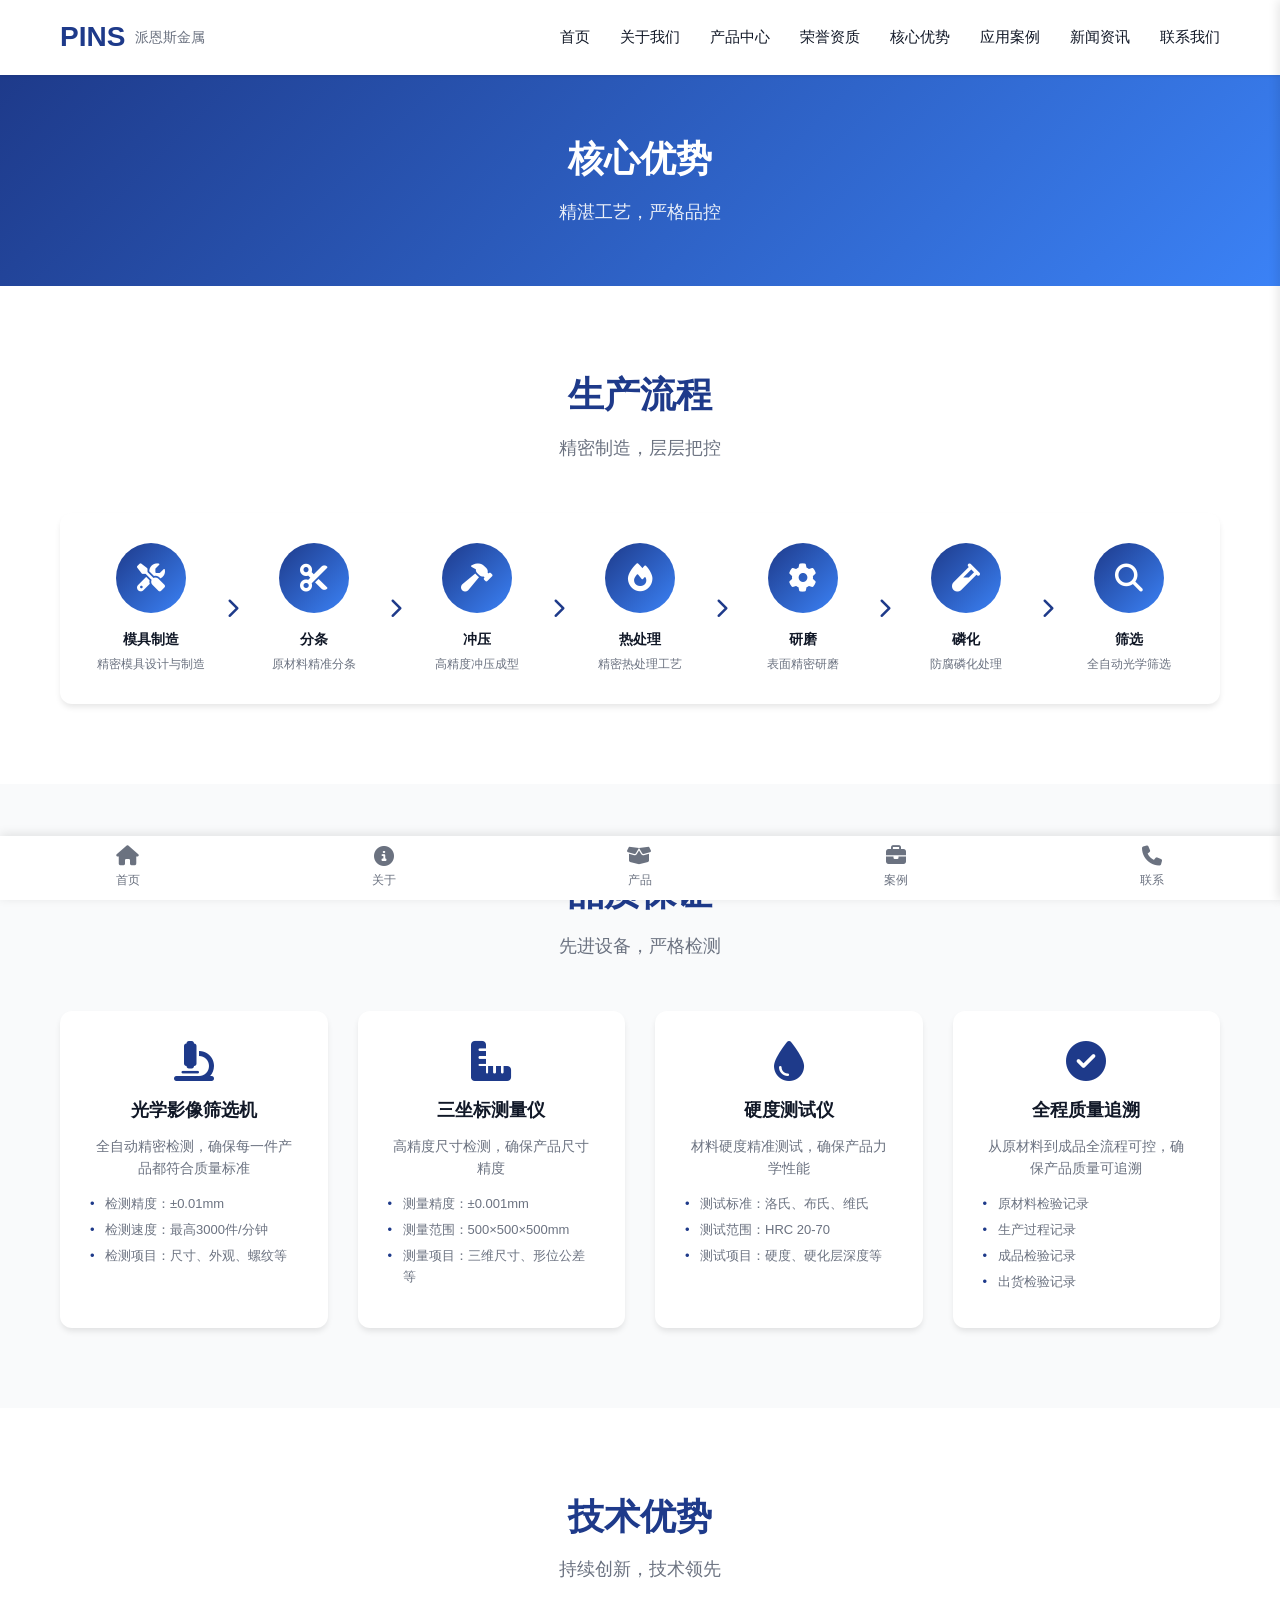
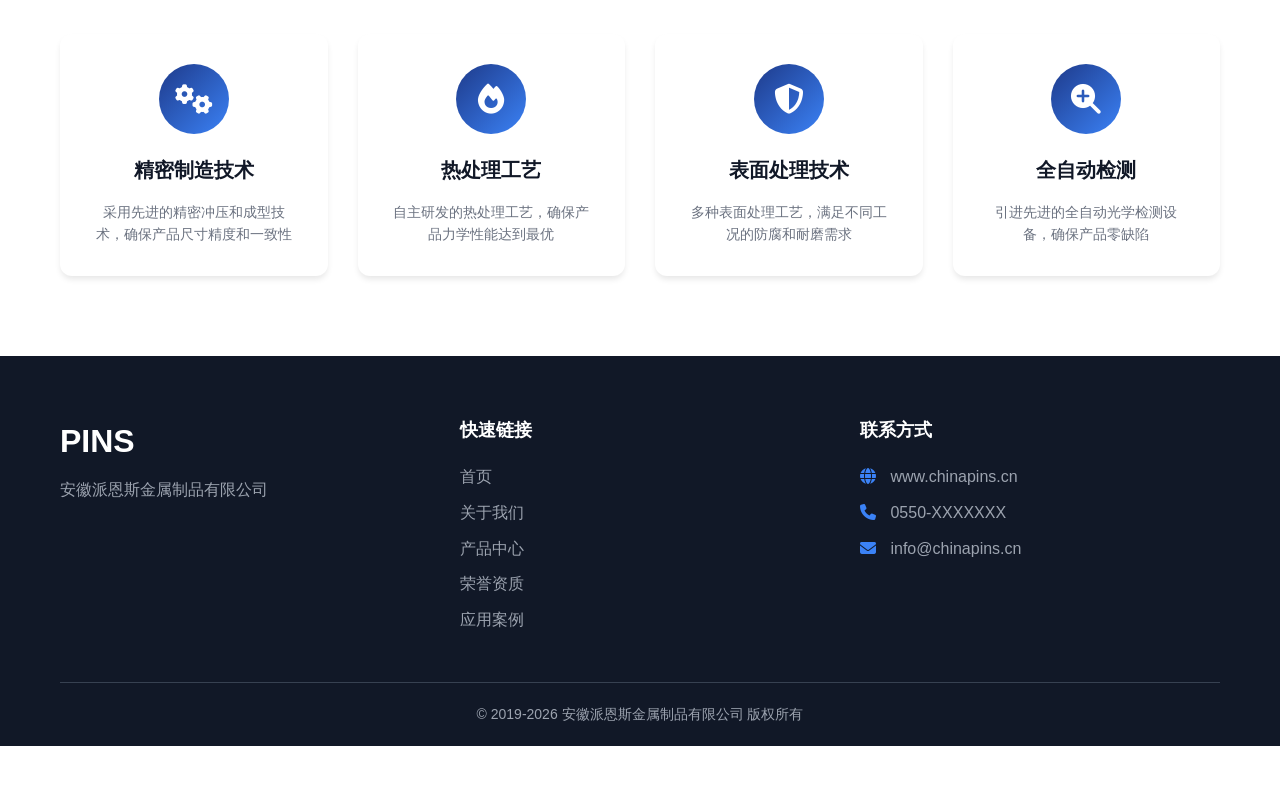
<file: advantages.html>
<!DOCTYPE html>
<html lang="zh-CN">
<head>
    <meta charset="UTF-8">
    <meta name="viewport" content="width=device-width, initial-scale=1.0">
    <title>核心优势 - 安徽派恩斯金属制品有限公司</title>
    <link rel="stylesheet" href="css/style.css">
    <link rel="stylesheet" href="https://cdnjs.cloudflare.com/ajax/libs/font-awesome/6.4.0/css/all.min.css">
</head>
<body>
    <!-- 顶部导航 -->
    <header class="header" id="header">
        <div class="container">
            <div class="logo">
                <h1>PINS</h1>
                <span class="logo-text">派恩斯金属</span>
            </div>
            <nav class="nav-desktop">
                <a href="index.html" class="nav-link">首页</a>
                <a href="about.html" class="nav-link">关于我们</a>
                <a href="products.html" class="nav-link">产品中心</a>
                <a href="honors.html" class="nav-link">荣誉资质</a>
                <a href="advantages.html" class="nav-link active">核心优势</a>
                <a href="cases.html" class="nav-link">应用案例</a>
                <a href="news.html" class="nav-link">新闻资讯</a>
                <a href="contact.html" class="nav-link">联系我们</a>
            </nav>
            <button class="menu-toggle" id="menuToggle">
                <i class="fas fa-bars"></i>
            </button>
        </div>
    </header>

    <!-- 移动端侧边菜单 -->
    <div class="mobile-menu" id="mobileMenu">
        <div class="mobile-menu-header">
            <h2>PINS 派恩斯</h2>
            <button class="close-menu" id="closeMenu">
                <i class="fas fa-times"></i>
            </button>
        </div>
        <nav class="mobile-nav">
            <a href="index.html" class="mobile-nav-link">首页</a>
            <a href="about.html" class="mobile-nav-link">关于我们</a>
            <a href="products.html" class="mobile-nav-link">产品中心</a>
            <a href="honors.html" class="mobile-nav-link">荣誉资质</a>
            <a href="advantages.html" class="mobile-nav-link active">核心优势</a>
            <a href="cases.html" class="mobile-nav-link">应用案例</a>
            <a href="news.html" class="mobile-nav-link">新闻资讯</a>
            <a href="contact.html" class="mobile-nav-link">联系我们</a>
        </nav>
    </div>
    <div class="menu-overlay" id="menuOverlay"></div>

    <!-- 主内容区 -->
    <main class="main-content" style="margin-top: 70px;">
        <!-- 页面标题 -->
        <section class="page-header">
            <div class="container">
                <h1>核心优势</h1>
                <p>精湛工艺，严格品控</p>
            </div>
        </section>

        <!-- 生产流程 -->
        <section class="section" id="process">
            <div class="container">
                <h2 class="section-title">生产流程</h2>
                <p class="section-subtitle">精密制造，层层把控</p>
                
                <div class="process-flow">
                    <div class="process-step">
                        <div class="step-icon">
                            <i class="fas fa-tools"></i>
                        </div>
                        <h5>模具制造</h5>
                        <p>精密模具设计与制造</p>
                    </div>
                    <div class="process-arrow">
                        <i class="fas fa-chevron-right"></i>
                    </div>
                    
                    <div class="process-step">
                        <div class="step-icon">
                            <i class="fas fa-cut"></i>
                        </div>
                        <h5>分条</h5>
                        <p>原材料精准分条</p>
                    </div>
                    <div class="process-arrow">
                        <i class="fas fa-chevron-right"></i>
                    </div>
                    
                    <div class="process-step">
                        <div class="step-icon">
                            <i class="fas fa-hammer"></i>
                        </div>
                        <h5>冲压</h5>
                        <p>高精度冲压成型</p>
                    </div>
                    <div class="process-arrow">
                        <i class="fas fa-chevron-right"></i>
                    </div>
                    
                    <div class="process-step">
                        <div class="step-icon">
                            <i class="fas fa-fire"></i>
                        </div>
                        <h5>热处理</h5>
                        <p>精密热处理工艺</p>
                    </div>
                    <div class="process-arrow">
                        <i class="fas fa-chevron-right"></i>
                    </div>
                    
                    <div class="process-step">
                        <div class="step-icon">
                            <i class="fas fa-cog"></i>
                        </div>
                        <h5>研磨</h5>
                        <p>表面精密研磨</p>
                    </div>
                    <div class="process-arrow">
                        <i class="fas fa-chevron-right"></i>
                    </div>
                    
                    <div class="process-step">
                        <div class="step-icon">
                            <i class="fas fa-vial"></i>
                        </div>
                        <h5>磷化</h5>
                        <p>防腐磷化处理</p>
                    </div>
                    <div class="process-arrow">
                        <i class="fas fa-chevron-right"></i>
                    </div>
                    
                    <div class="process-step">
                        <div class="step-icon">
                            <i class="fas fa-search"></i>
                        </div>
                        <h5>筛选</h5>
                        <p>全自动光学筛选</p>
                    </div>
                </div>
            </div>
        </section>

        <!-- 品质保证 -->
        <section class="section section-alt" id="quality">
            <div class="container">
                <h2 class="section-title">品质保证</h2>
                <p class="section-subtitle">先进设备，严格检测</p>
                
                <div class="quality-grid">
                    <div class="quality-card">
                        <i class="fas fa-microscope"></i>
                        <h5>光学影像筛选机</h5>
                        <p>全自动精密检测，确保每一件产品都符合质量标准</p>
                        <ul class="quality-features">
                            <li>检测精度：±0.01mm</li>
                            <li>检测速度：最高3000件/分钟</li>
                            <li>检测项目：尺寸、外观、螺纹等</li>
                        </ul>
                    </div>
                    <div class="quality-card">
                        <i class="fas fa-ruler-combined"></i>
                        <h5>三坐标测量仪</h5>
                        <p>高精度尺寸检测，确保产品尺寸精度</p>
                        <ul class="quality-features">
                            <li>测量精度：±0.001mm</li>
                            <li>测量范围：500×500×500mm</li>
                            <li>测量项目：三维尺寸、形位公差等</li>
                        </ul>
                    </div>
                    <div class="quality-card">
                        <i class="fas fa-tint"></i>
                        <h5>硬度测试仪</h5>
                        <p>材料硬度精准测试，确保产品力学性能</p>
                        <ul class="quality-features">
                            <li>测试标准：洛氏、布氏、维氏</li>
                            <li>测试范围：HRC 20-70</li>
                            <li>测试项目：硬度、硬化层深度等</li>
                        </ul>
                    </div>
                    <div class="quality-card">
                        <i class="fas fa-check-circle"></i>
                        <h5>全程质量追溯</h5>
                        <p>从原材料到成品全流程可控，确保产品质量可追溯</p>
                        <ul class="quality-features">
                            <li>原材料检验记录</li>
                            <li>生产过程记录</li>
                            <li>成品检验记录</li>
                            <li>出货检验记录</li>
                        </ul>
                    </div>
                </div>
            </div>
        </section>

        <!-- 技术优势 -->
        <section class="section" id="technology">
            <div class="container">
                <h2 class="section-title">技术优势</h2>
                <p class="section-subtitle">持续创新，技术领先</p>
                
                <div class="tech-grid">
                    <div class="tech-card">
                        <div class="tech-icon">
                            <i class="fas fa-cogs"></i>
                        </div>
                        <h4>精密制造技术</h4>
                        <p>采用先进的精密冲压和成型技术，确保产品尺寸精度和一致性</p>
                    </div>
                    
                    <div class="tech-card">
                        <div class="tech-icon">
                            <i class="fas fa-fire"></i>
                        </div>
                        <h4>热处理工艺</h4>
                        <p>自主研发的热处理工艺，确保产品力学性能达到最优</p>
                    </div>
                    
                    <div class="tech-card">
                        <div class="tech-icon">
                            <i class="fas fa-shield-alt"></i>
                        </div>
                        <h4>表面处理技术</h4>
                        <p>多种表面处理工艺，满足不同工况的防腐和耐磨需求</p>
                    </div>
                    
                    <div class="tech-card">
                        <div class="tech-icon">
                            <i class="fas fa-search-plus"></i>
                        </div>
                        <h4>全自动检测</h4>
                        <p>引进先进的全自动光学检测设备，确保产品零缺陷</p>
                    </div>
                </div>
            </div>
        </section>
    </main>

    <!-- 底部固定导航（移动端） -->
    <nav class="bottom-nav" id="bottomNav">
        <a href="index.html" class="bottom-nav-item">
            <i class="fas fa-home"></i>
            <span>首页</span>
        </a>
        <a href="about.html" class="bottom-nav-item">
            <i class="fas fa-info-circle"></i>
            <span>关于</span>
        </a>
        <a href="products.html" class="bottom-nav-item">
            <i class="fas fa-box-open"></i>
            <span>产品</span>
        </a>
        <a href="cases.html" class="bottom-nav-item">
            <i class="fas fa-briefcase"></i>
            <span>案例</span>
        </a>
        <a href="contact.html" class="bottom-nav-item">
            <i class="fas fa-phone"></i>
            <span>联系</span>
        </a>
    </nav>

    <!-- Footer -->
    <footer class="footer">
        <div class="container">
            <div class="footer-content">
                <div class="footer-logo">
                    <h3>PINS</h3>
                    <p>安徽派恩斯金属制品有限公司</p>
                </div>
                <div class="footer-links">
                    <h4>快速链接</h4>
                    <a href="index.html">首页</a>
                    <a href="about.html">关于我们</a>
                    <a href="products.html">产品中心</a>
                    <a href="honors.html">荣誉资质</a>
                    <a href="cases.html">应用案例</a>
                </div>
                <div class="footer-contact">
                    <h4>联系方式</h4>
                    <p><i class="fas fa-globe"></i> www.chinapins.cn</p>
                    <p><i class="fas fa-phone"></i> 0550-XXXXXXX</p>
                    <p><i class="fas fa-envelope"></i> info@chinapins.cn</p>
                </div>
            </div>
            <div class="footer-bottom">
                <p>&copy; 2019-2026 安徽派恩斯金属制品有限公司 版权所有</p>
            </div>
        </div>
    </footer>

    <!-- 回到顶部按钮 -->
    <button class="back-to-top" id="backToTop">
        <i class="fas fa-chevron-up"></i>
    </button>

        <script src="js/data-loader.js"></script>
    <script src="js/main.js"></script>
</body>
</html>
</file>
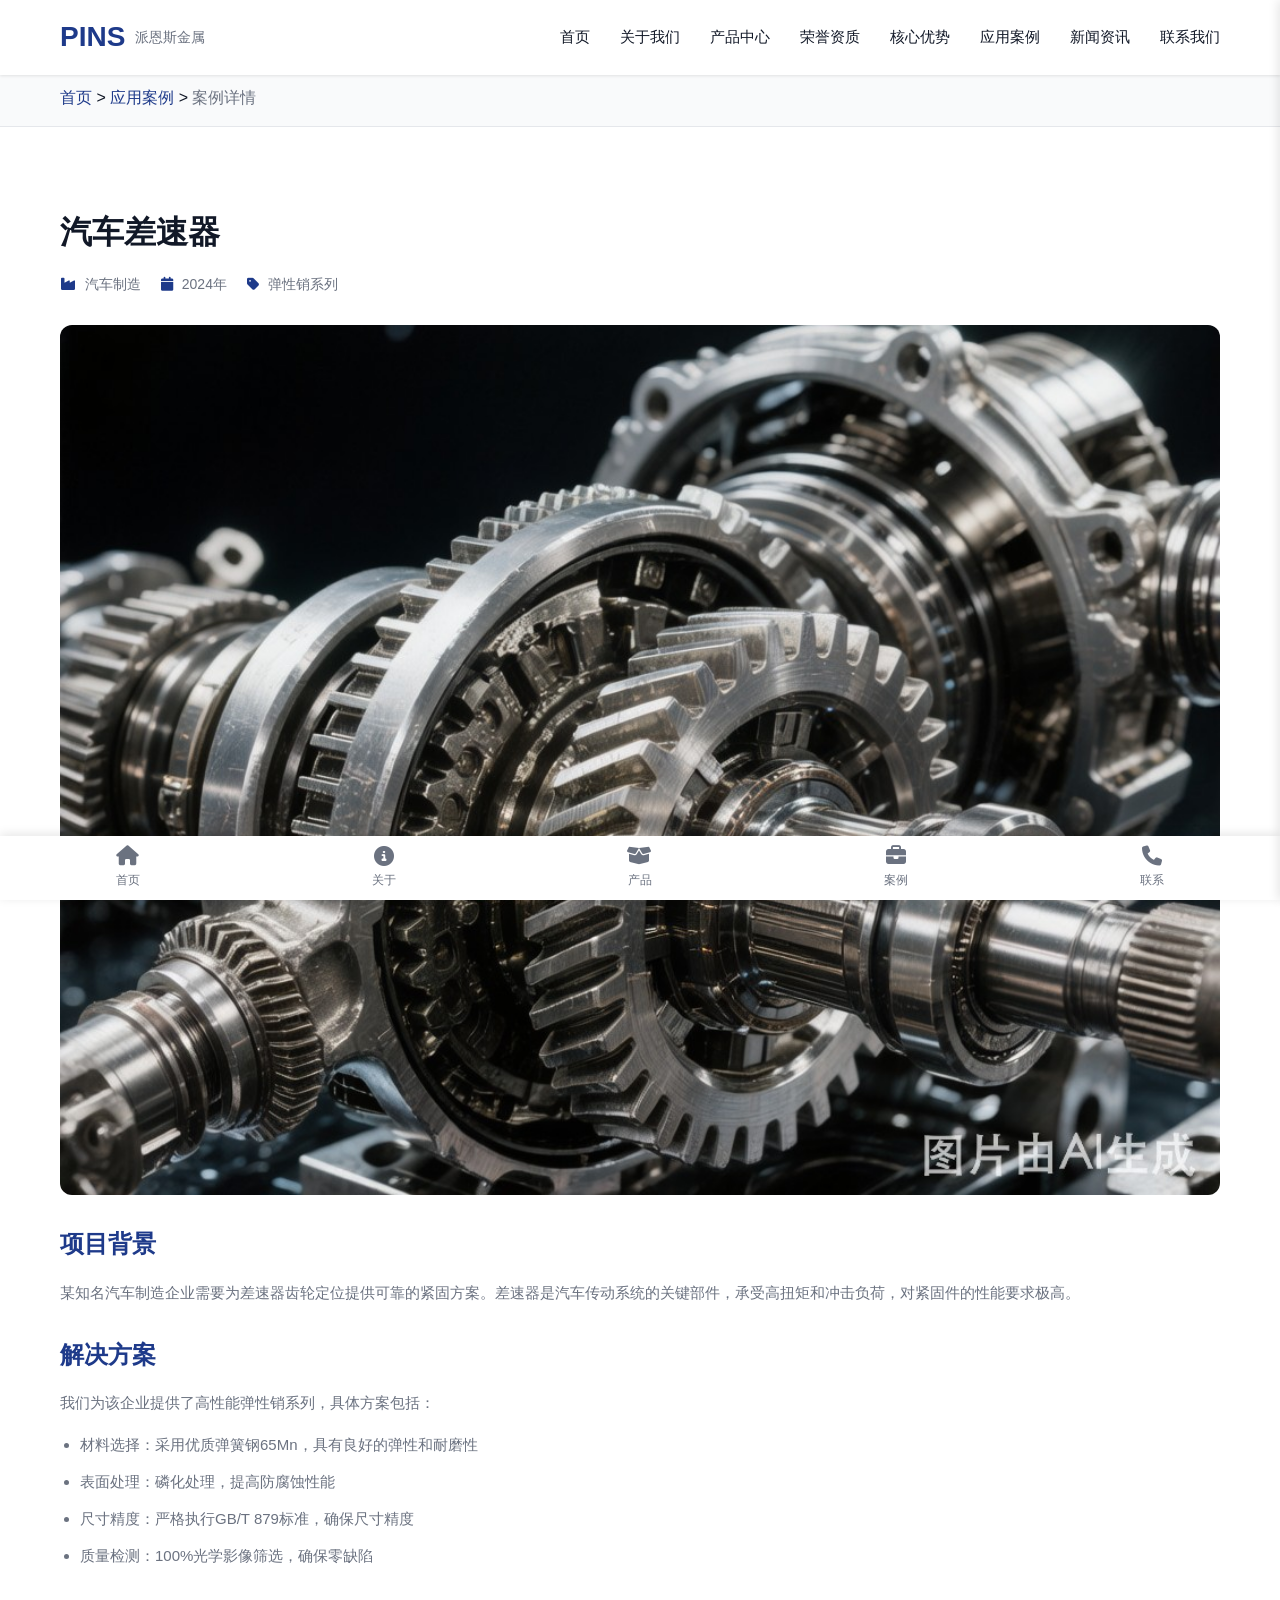
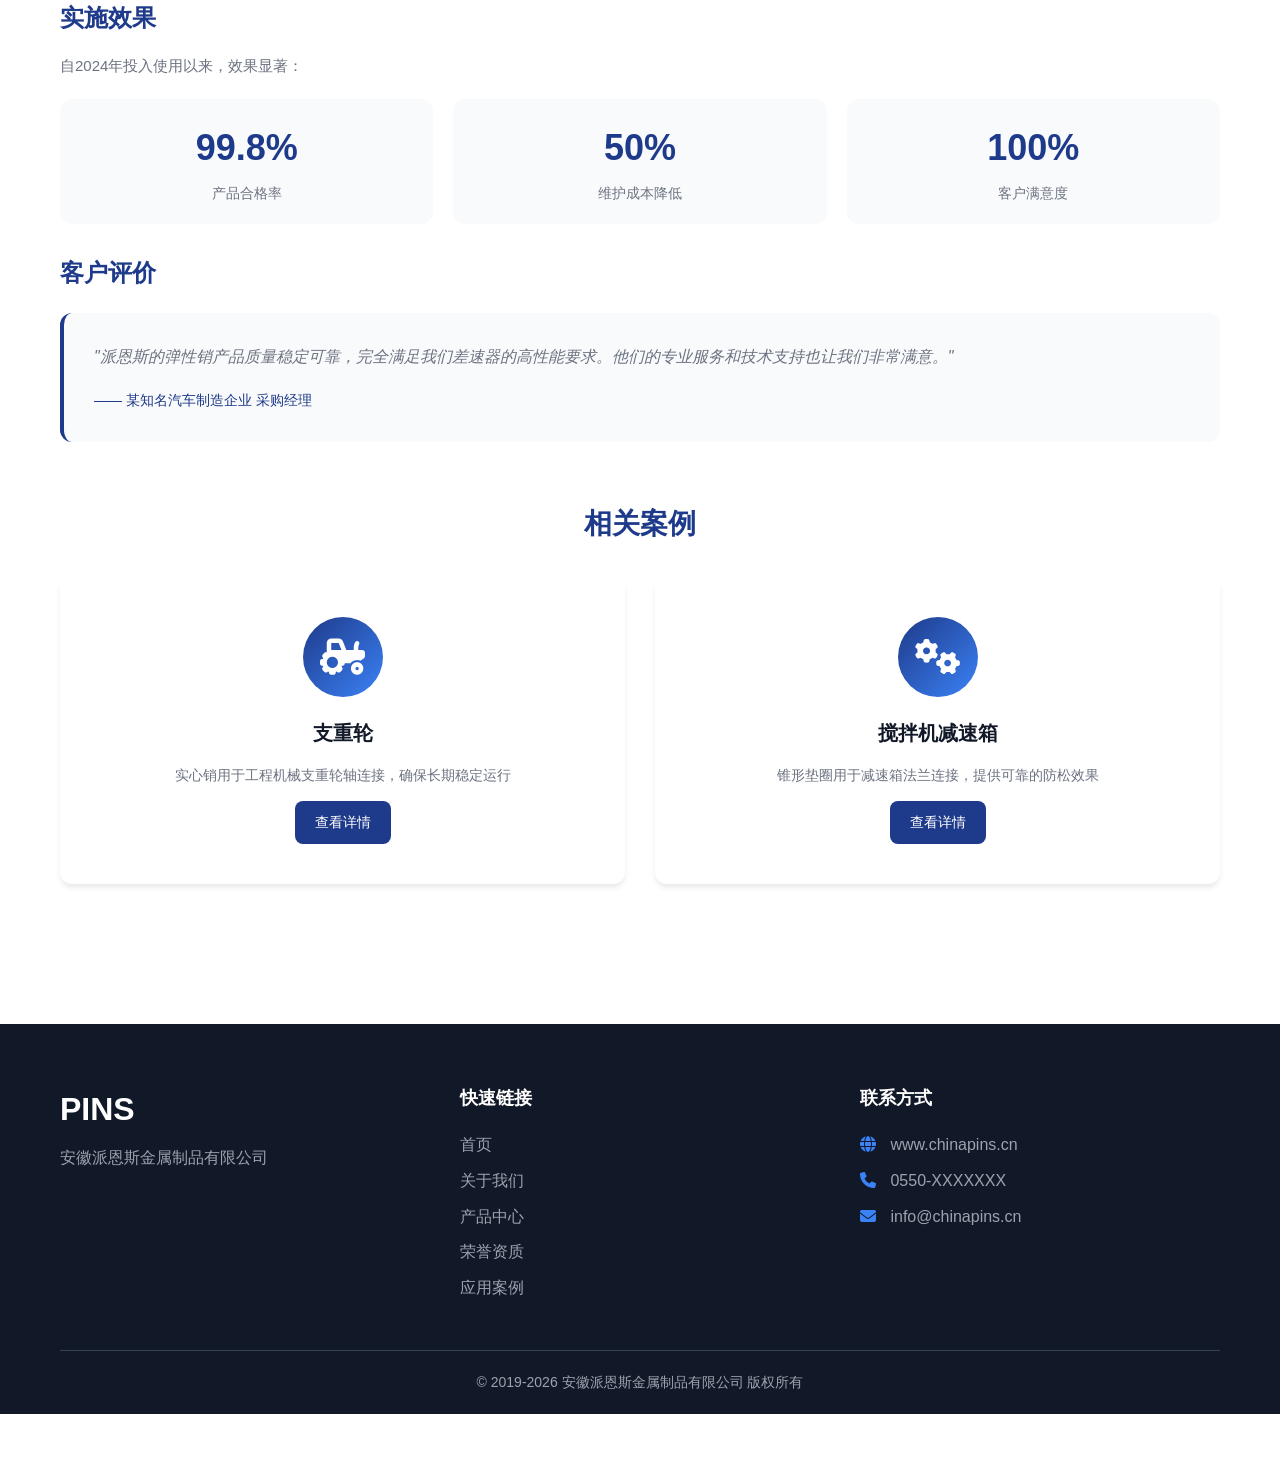
<file: case-detail.html>
<!DOCTYPE html>
<html lang="zh-CN">
<head>
    <meta charset="UTF-8">
    <meta name="viewport" content="width=device-width, initial-scale=1.0">
    <title>案例详情 - 安徽派恩斯金属制品有限公司</title>
    <link rel="stylesheet" href="css/style.css">
    <link rel="stylesheet" href="https://cdnjs.cloudflare.com/ajax/libs/font-awesome/6.4.0/css/all.min.css">
</head>
<body>
    <!-- 顶部导航 -->
    <header class="header" id="header">
        <div class="container">
            <div class="logo">
                <h1>PINS</h1>
                <span class="logo-text">派恩斯金属</span>
            </div>
            <nav class="nav-desktop">
                <a href="index.html" class="nav-link">首页</a>
                <a href="about.html" class="nav-link">关于我们</a>
                <a href="products.html" class="nav-link">产品中心</a>
                <a href="honors.html" class="nav-link">荣誉资质</a>
                <a href="advantages.html" class="nav-link">核心优势</a>
                <a href="cases.html" class="nav-link">应用案例</a>
                <a href="news.html" class="nav-link">新闻资讯</a>
                <a href="contact.html" class="nav-link">联系我们</a>
            </nav>
            <button class="menu-toggle" id="menuToggle">
                <i class="fas fa-bars"></i>
            </button>
        </div>
    </header>

    <!-- 移动端侧边菜单 -->
    <div class="mobile-menu" id="mobileMenu">
        <div class="mobile-menu-header">
            <h2>PINS 派恩斯</h2>
            <button class="close-menu" id="closeMenu">
                <i class="fas fa-times"></i>
            </button>
        </div>
        <nav class="mobile-nav">
            <a href="index.html" class="mobile-nav-link">首页</a>
            <a href="about.html" class="mobile-nav-link">关于我们</a>
            <a href="products.html" class="mobile-nav-link">产品中心</a>
            <a href="honors.html" class="mobile-nav-link">荣誉资质</a>
            <a href="advantages.html" class="mobile-nav-link">核心优势</a>
            <a href="cases.html" class="mobile-nav-link">应用案例</a>
            <a href="news.html" class="mobile-nav-link">新闻资讯</a>
            <a href="contact.html" class="mobile-nav-link">联系我们</a>
        </nav>
    </div>
    <div class="menu-overlay" id="menuOverlay"></div>

    <!-- 主内容区 -->
    <main class="main-content" style="margin-top: 70px;">
        <!-- 面包屑导航 -->
        <div class="breadcrumb">
            <div class="container">
                <a href="index.html">首页</a> > 
                <a href="cases.html">应用案例</a> > 
                <span>案例详情</span>
            </div>
        </div>

        <!-- 案例详情 -->
        <section class="section">
            <div class="container">
                <div class="case-detail">
                    <div class="case-header">
                        <h1>汽车差速器</h1>
                        <div class="case-meta">
                            <span><i class="fas fa-industry"></i> 汽车制造</span>
                            <span><i class="fas fa-calendar"></i> 2024年</span>
                            <span><i class="fas fa-tag"></i> 弹性销系列</span>
                        </div>
                    </div>
                    
                    <div class="case-image-full">
                        <img src="images/case_auto.jpg" alt="汽车差速器" style="width:100%;height:auto;object-fit:cover;">
                    </div>
                    
                    <div class="case-content">
                        <div class="case-section">
                            <h2>项目背景</h2>
                            <p>某知名汽车制造企业需要为差速器齿轮定位提供可靠的紧固方案。差速器是汽车传动系统的关键部件，承受高扭矩和冲击负荷，对紧固件的性能要求极高。</p>
                        </div>
                        
                        <div class="case-section">
                            <h2>解决方案</h2>
                            <p>我们为该企业提供了高性能弹性销系列，具体方案包括：</p>
                            <ul>
                                <li>材料选择：采用优质弹簧钢65Mn，具有良好的弹性和耐磨性</li>
                                <li>表面处理：磷化处理，提高防腐蚀性能</li>
                                <li>尺寸精度：严格执行GB/T 879标准，确保尺寸精度</li>
                                <li>质量检测：100%光学影像筛选，确保零缺陷</li>
                            </ul>
                        </div>
                        
                        <div class="case-section">
                            <h2>实施效果</h2>
                            <p>自2024年投入使用以来，效果显著：</p>
                            <div class="case-results">
                                <div class="result-item">
                                    <div class="result-number">99.8%</div>
                                    <div class="result-label">产品合格率</div>
                                </div>
                                <div class="result-item">
                                    <div class="result-number">50%</div>
                                    <div class="result-label">维护成本降低</div>
                                </div>
                                <div class="result-item">
                                    <div class="result-number">100%</div>
                                    <div class="result-label">客户满意度</div>
                                </div>
                            </div>
                        </div>
                        
                        <div class="case-section">
                            <h2>客户评价</h2>
                            <blockquote class="case-quote">
                                <p>"派恩斯的弹性销产品质量稳定可靠，完全满足我们差速器的高性能要求。他们的专业服务和技术支持也让我们非常满意。"</p>
                                <cite>—— 某知名汽车制造企业 采购经理</cite>
                            </blockquote>
                        </div>
                    </div>
                    
                    <!-- 相关案例 -->
                    <div class="related-cases">
                        <h2>相关案例</h2>
                        <div class="cases-grid">
                            <div class="case-card">
                                <div class="case-icon">
                                    <i class="fas fa-tractor"></i>
                                </div>
                                <h4>支重轮</h4>
                                <p>实心销用于工程机械支重轮轴连接，确保长期稳定运行</p>
                                <a href="case-detail.html" class="btn-view">查看详情</a>
                            </div>
                            
                            <div class="case-card">
                                <div class="case-icon">
                                    <i class="fas fa-cogs"></i>
                                </div>
                                <h4>搅拌机减速箱</h4>
                                <p>锥形垫圈用于减速箱法兰连接，提供可靠的防松效果</p>
                                <a href="case-detail.html" class="btn-view">查看详情</a>
                            </div>
                        </div>
                    </div>
                </div>
            </div>
        </section>
    </main>

    <!-- 底部固定导航（移动端） -->
    <nav class="bottom-nav" id="bottomNav">
        <a href="index.html" class="bottom-nav-item">
            <i class="fas fa-home"></i>
            <span>首页</span>
        </a>
        <a href="about.html" class="bottom-nav-item">
            <i class="fas fa-info-circle"></i>
            <span>关于</span>
        </a>
        <a href="products.html" class="bottom-nav-item">
            <i class="fas fa-box-open"></i>
            <span>产品</span>
        </a>
        <a href="cases.html" class="bottom-nav-item active">
            <i class="fas fa-briefcase"></i>
            <span>案例</span>
        </a>
        <a href="contact.html" class="bottom-nav-item">
            <i class="fas fa-phone"></i>
            <span>联系</span>
        </a>
    </nav>

    <!-- Footer -->
    <footer class="footer">
        <div class="container">
            <div class="footer-content">
                <div class="footer-logo">
                    <h3>PINS</h3>
                    <p>安徽派恩斯金属制品有限公司</p>
                </div>
                <div class="footer-links">
                    <h4>快速链接</h4>
                    <a href="index.html">首页</a>
                    <a href="about.html">关于我们</a>
                    <a href="products.html">产品中心</a>
                    <a href="honors.html">荣誉资质</a>
                    <a href="cases.html">应用案例</a>
                </div>
                <div class="footer-contact">
                    <h4>联系方式</h4>
                    <p><i class="fas fa-globe"></i> www.chinapins.cn</p>
                    <p><i class="fas fa-phone"></i> 0550-XXXXXXX</p>
                    <p><i class="fas fa-envelope"></i> info@chinapins.cn</p>
                </div>
            </div>
            <div class="footer-bottom">
                <p>&copy; 2019-2026 安徽派恩斯金属制品有限公司 版权所有</p>
            </div>
        </div>
    </footer>

    <!-- 回到顶部按钮 -->
    <button class="back-to-top" id="backToTop">
        <i class="fas fa-chevron-up"></i>
    </button>

        <script src="js/data-loader.js"></script>
    <script src="js/main.js"></script>
</body>
</html>
</file>
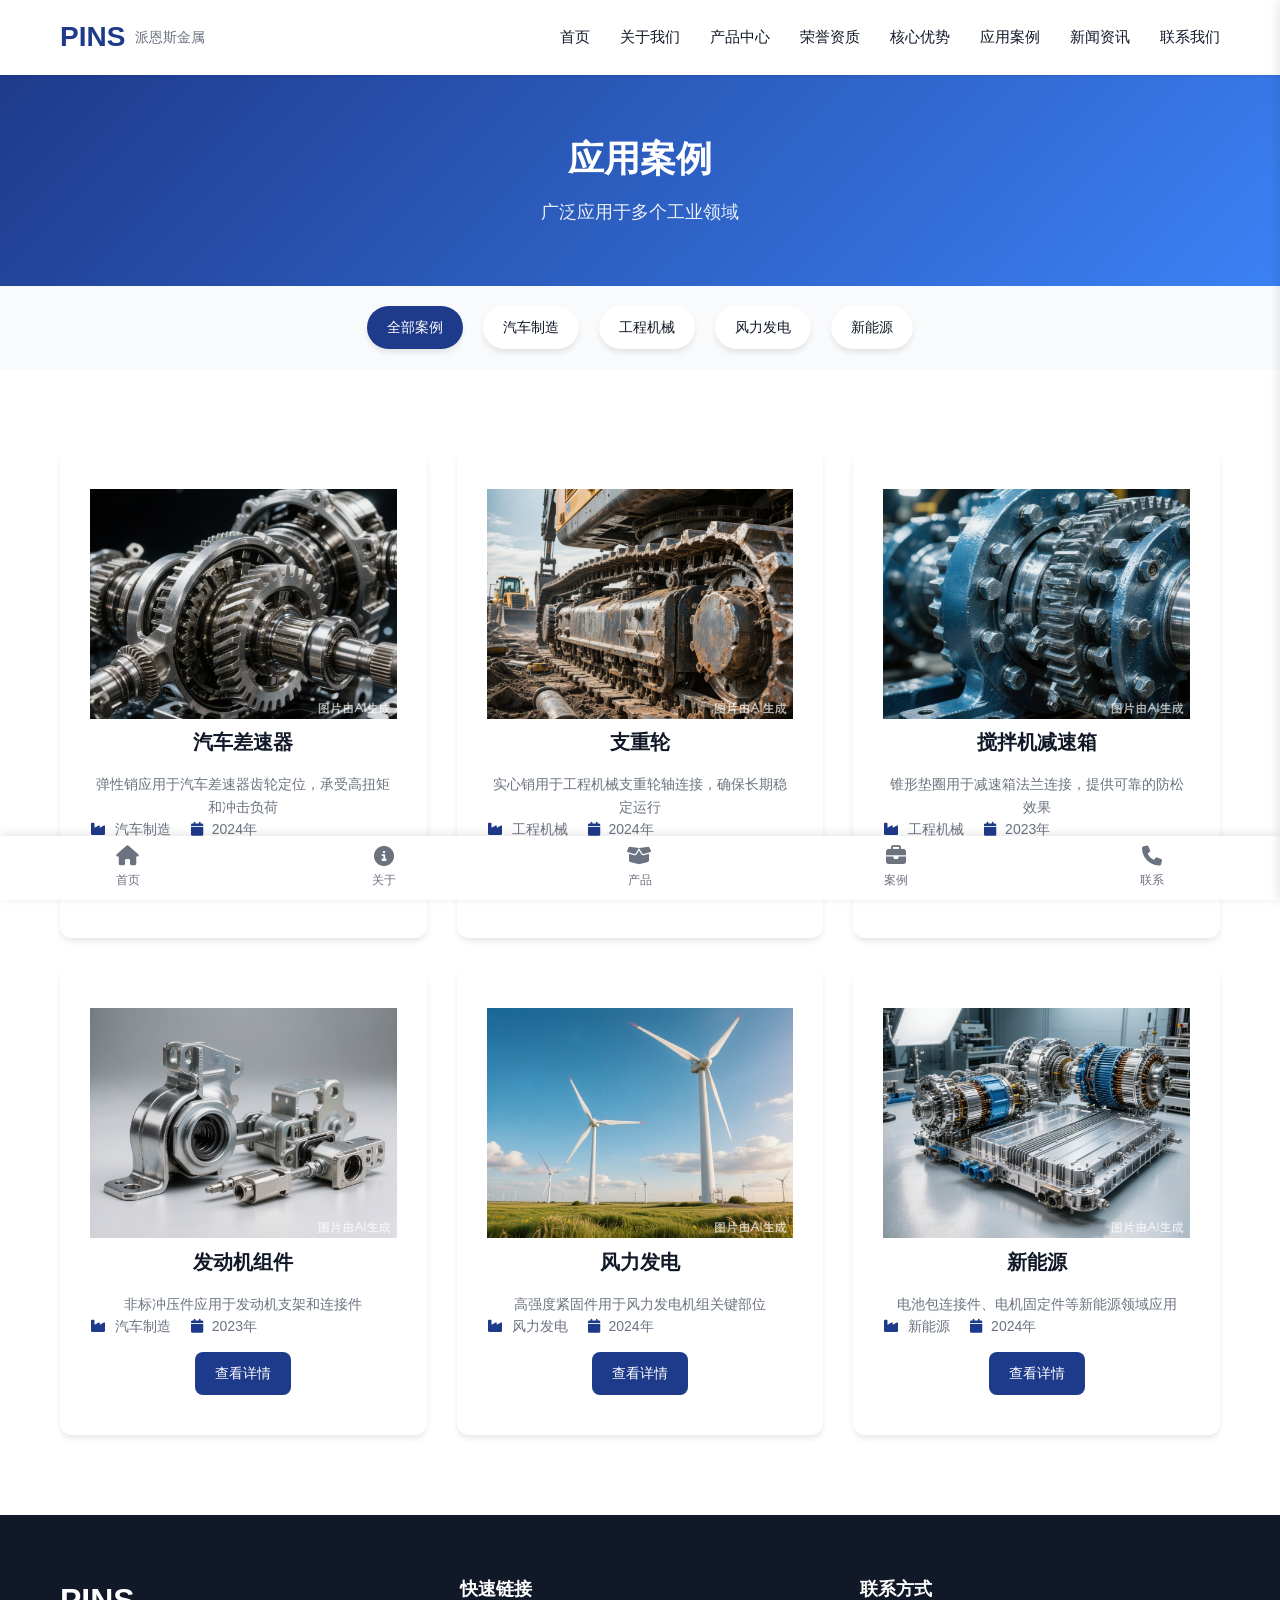
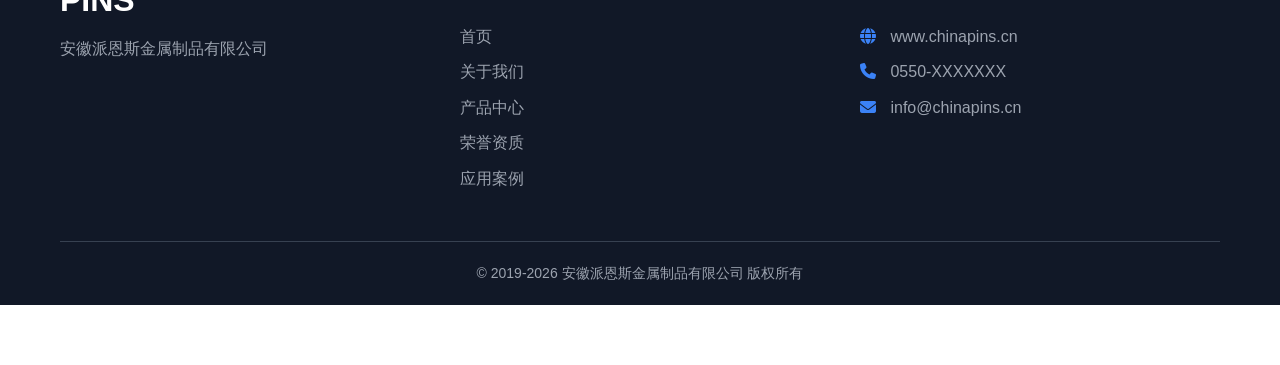
<file: cases.html>
<!DOCTYPE html>
<html lang="zh-CN">
<head>
    <meta charset="UTF-8">
    <meta name="viewport" content="width=device-width, initial-scale=1.0">
    <title>应用案例 - 安徽派恩斯金属制品有限公司</title>
    <link rel="stylesheet" href="css/style.css">
    <link rel="stylesheet" href="https://cdnjs.cloudflare.com/ajax/libs/font-awesome/6.4.0/css/all.min.css">
</head>
<body>
    <!-- 顶部导航 -->
    <header class="header" id="header">
        <div class="container">
            <div class="logo">
                <h1>PINS</h1>
                <span class="logo-text">派恩斯金属</span>
            </div>
            <nav class="nav-desktop">
                <a href="index.html" class="nav-link">首页</a>
                <a href="about.html" class="nav-link">关于我们</a>
                <a href="products.html" class="nav-link">产品中心</a>
                <a href="honors.html" class="nav-link">荣誉资质</a>
                <a href="advantages.html" class="nav-link">核心优势</a>
                <a href="cases.html" class="nav-link active">应用案例</a>
                <a href="news.html" class="nav-link">新闻资讯</a>
                <a href="contact.html" class="nav-link">联系我们</a>
            </nav>
            <button class="menu-toggle" id="menuToggle">
                <i class="fas fa-bars"></i>
            </button>
        </div>
    </header>

    <!-- 移动端侧边菜单 -->
    <div class="mobile-menu" id="mobileMenu">
        <div class="mobile-menu-header">
            <h2>PINS 派恩斯</h2>
            <button class="close-menu" id="closeMenu">
                <i class="fas fa-times"></i>
            </button>
        </div>
        <nav class="mobile-nav">
            <a href="index.html" class="mobile-nav-link">首页</a>
            <a href="about.html" class="mobile-nav-link">关于我们</a>
            <a href="products.html" class="mobile-nav-link">产品中心</a>
            <a href="honors.html" class="mobile-nav-link">荣誉资质</a>
            <a href="advantages.html" class="mobile-nav-link">核心优势</a>
            <a href="cases.html" class="mobile-nav-link active">应用案例</a>
            <a href="news.html" class="mobile-nav-link">新闻资讯</a>
            <a href="contact.html" class="mobile-nav-link">联系我们</a>
        </nav>
    </div>
    <div class="menu-overlay" id="menuOverlay"></div>

    <!-- 主内容区 -->
    <main class="main-content" style="margin-top: 70px;">
        <!-- 页面标题 -->
        <section class="page-header">
            <div class="container">
                <h1>应用案例</h1>
                <p>广泛应用于多个工业领域</p>
            </div>
        </section>

        <!-- 案例分类导航 -->
        <section class="section" style="padding: 20px 0; background: var(--light-bg);">
            <div class="container">
                <div class="case-categories">
                    <a href="#" class="category-link active">全部案例</a>
                    <a href="#" class="category-link">汽车制造</a>
                    <a href="#" class="category-link">工程机械</a>
                    <a href="#" class="category-link">风力发电</a>
                    <a href="#" class="category-link">新能源</a>
                </div>
            </div>
        </section>

        <!-- 案例列表 -->
        <section class="section">
            <div class="container">
                <div class="cases-grid" data-pines-render="cases" id="page-cases">
                    <div class="case-card">
                        <div class="case-image">
                            <img src="images/case_auto.jpg" alt="汽车差速器" style="width:100%;height:100%;object-fit:cover;">
                        </div>
                        <div class="case-info">
                            <h4>汽车差速器</h4>
                            <p>弹性销应用于汽车差速器齿轮定位，承受高扭矩和冲击负荷</p>
                            <div class="case-meta">
                                <span><i class="fas fa-industry"></i> 汽车制造</span>
                                <span><i class="fas fa-calendar"></i> 2024年</span>
                            </div>
                            <a href="case-detail.html" class="btn-view">查看详情</a>
                        </div>
                    </div>
                    
                    <div class="case-card">
                        <div class="case-image">
                            <img src="images/case_machinery.jpg" alt="支重轮" style="width:100%;height:100%;object-fit:cover;">
                        </div>
                        <div class="case-info">
                            <h4>支重轮</h4>
                            <p>实心销用于工程机械支重轮轴连接，确保长期稳定运行</p>
                            <div class="case-meta">
                                <span><i class="fas fa-industry"></i> 工程机械</span>
                                <span><i class="fas fa-calendar"></i> 2024年</span>
                            </div>
                            <a href="case-detail.html" class="btn-view">查看详情</a>
                        </div>
                    </div>
                    
                    <div class="case-card">
                        <div class="case-image">
                            <img src="images/case_gearbox.jpg" alt="搅拌机减速箱" style="width:100%;height:100%;object-fit:cover;">
                        </div>
                        <div class="case-info">
                            <h4>搅拌机减速箱</h4>
                            <p>锥形垫圈用于减速箱法兰连接，提供可靠的防松效果</p>
                            <div class="case-meta">
                                <span><i class="fas fa-industry"></i> 工程机械</span>
                                <span><i class="fas fa-calendar"></i> 2023年</span>
                            </div>
                            <a href="case-detail.html" class="btn-view">查看详情</a>
                        </div>
                    </div>
                    
                    <div class="case-card">
                        <div class="case-image">
                            <img src="images/case_engine.jpg" alt="发动机组件" style="width:100%;height:100%;object-fit:cover;">
                        </div>
                        <div class="case-info">
                            <h4>发动机组件</h4>
                            <p>非标冲压件应用于发动机支架和连接件</p>
                            <div class="case-meta">
                                <span><i class="fas fa-industry"></i> 汽车制造</span>
                                <span><i class="fas fa-calendar"></i> 2023年</span>
                            </div>
                            <a href="case-detail.html" class="btn-view">查看详情</a>
                        </div>
                    </div>
                    
                    <div class="case-card">
                        <div class="case-image">
                            <img src="images/case_wind.jpg" alt="风力发电" style="width:100%;height:100%;object-fit:cover;">
                        </div>
                        <div class="case-info">
                            <h4>风力发电</h4>
                            <p>高强度紧固件用于风力发电机组关键部位</p>
                            <div class="case-meta">
                                <span><i class="fas fa-industry"></i> 风力发电</span>
                                <span><i class="fas fa-calendar"></i> 2024年</span>
                            </div>
                            <a href="case-detail.html" class="btn-view">查看详情</a>
                        </div>
                    </div>
                    
                    <div class="case-card">
                        <div class="case-image">
                            <img src="images/case_newenergy.jpg" alt="新能源" style="width:100%;height:100%;object-fit:cover;">
                        </div>
                        <div class="case-info">
                            <h4>新能源</h4>
                            <p>电池包连接件、电机固定件等新能源领域应用</p>
                            <div class="case-meta">
                                <span><i class="fas fa-industry"></i> 新能源</span>
                                <span><i class="fas fa-calendar"></i> 2024年</span>
                            </div>
                            <a href="case-detail.html" class="btn-view">查看详情</a>
                        </div>
                    </div>
                </div>
            </div>
        </section>
    </main>

    <!-- 底部固定导航（移动端） -->
    <nav class="bottom-nav" id="bottomNav">
        <a href="index.html" class="bottom-nav-item">
            <i class="fas fa-home"></i>
            <span>首页</span>
        </a>
        <a href="about.html" class="bottom-nav-item">
            <i class="fas fa-info-circle"></i>
            <span>关于</span>
        </a>
        <a href="products.html" class="bottom-nav-item">
            <i class="fas fa-box-open"></i>
            <span>产品</span>
        </a>
        <a href="cases.html" class="bottom-nav-item active">
            <i class="fas fa-briefcase"></i>
            <span>案例</span>
        </a>
        <a href="contact.html" class="bottom-nav-item">
            <i class="fas fa-phone"></i>
            <span>联系</span>
        </a>
    </nav>

    <!-- Footer -->
    <footer class="footer">
        <div class="container">
            <div class="footer-content">
                <div class="footer-logo">
                    <h3>PINS</h3>
                    <p>安徽派恩斯金属制品有限公司</p>
                </div>
                <div class="footer-links">
                    <h4>快速链接</h4>
                    <a href="index.html">首页</a>
                    <a href="about.html">关于我们</a>
                    <a href="products.html">产品中心</a>
                    <a href="honors.html">荣誉资质</a>
                    <a href="cases.html">应用案例</a>
                </div>
                <div class="footer-contact">
                    <h4>联系方式</h4>
                    <p><i class="fas fa-globe"></i> www.chinapins.cn</p>
                    <p><i class="fas fa-phone"></i> 0550-XXXXXXX</p>
                    <p><i class="fas fa-envelope"></i> info@chinapins.cn</p>
                </div>
            </div>
            <div class="footer-bottom">
                <p>&copy; 2019-2026 安徽派恩斯金属制品有限公司 版权所有</p>
            </div>
        </div>
    </footer>

    <!-- 回到顶部按钮 -->
    <button class="back-to-top" id="backToTop">
        <i class="fas fa-chevron-up"></i>
    </button>

        <script src="js/data-loader.js"></script>
    <script src="js/main.js"></script>
</body>
</html>
</file>
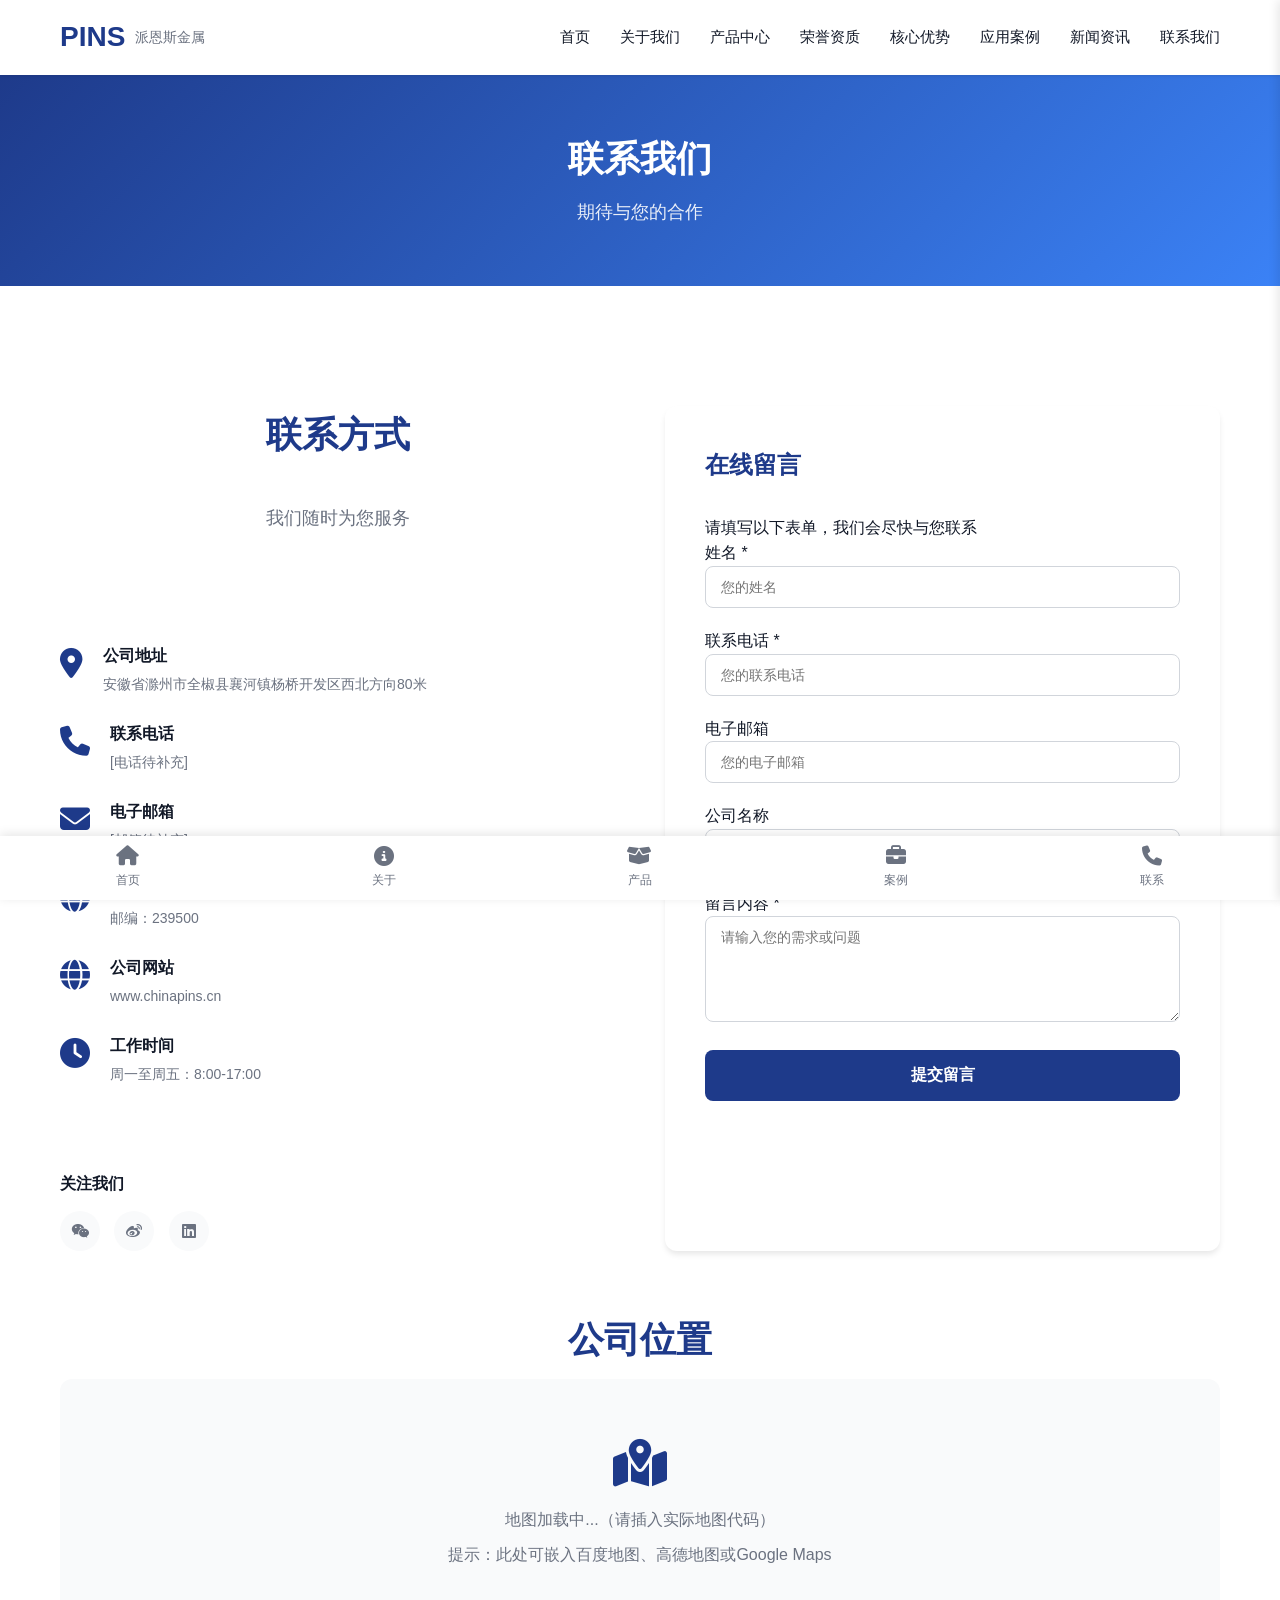
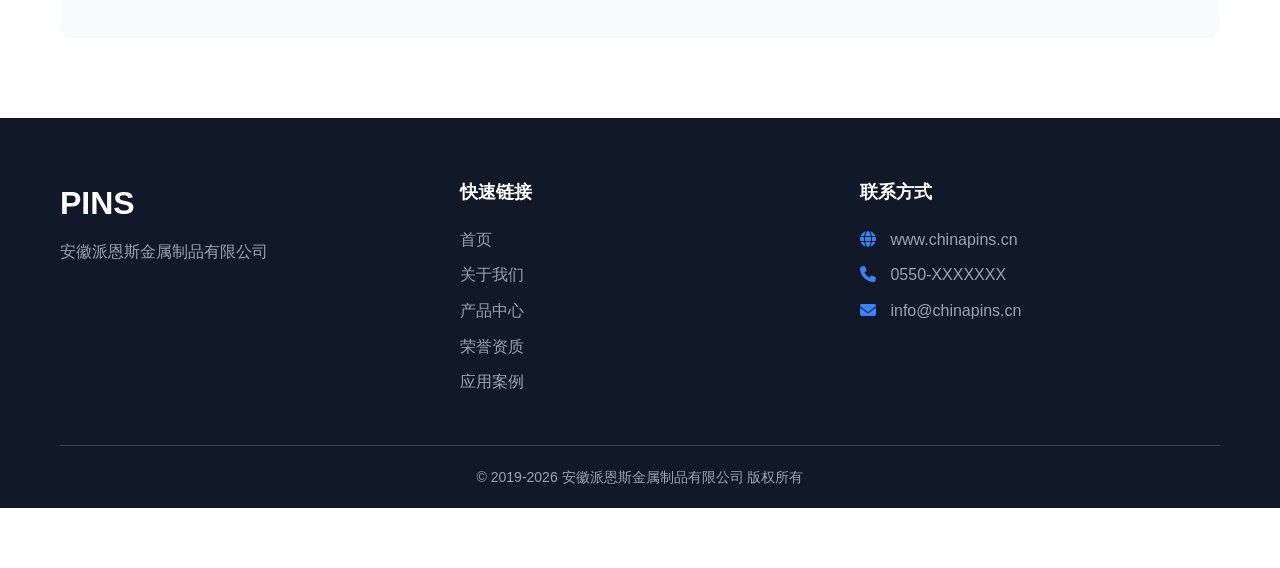
<file: contact.html>
<!DOCTYPE html>
<html lang="zh-CN">
<head>
    <meta charset="UTF-8">
    <meta name="viewport" content="width=device-width, initial-scale=1.0">
    <title>联系我们 - 安徽派恩斯金属制品有限公司</title>
    <link rel="stylesheet" href="css/style.css">
    <link rel="stylesheet" href="https://cdnjs.cloudflare.com/ajax/libs/font-awesome/6.4.0/css/all.min.css">
</head>
<body>
    <!-- 顶部导航 -->
    <header class="header" id="header">
        <div class="container">
            <div class="logo">
                <h1>PINS</h1>
                <span class="logo-text">派恩斯金属</span>
            </div>
            <nav class="nav-desktop">
                <a href="index.html" class="nav-link">首页</a>
                <a href="about.html" class="nav-link">关于我们</a>
                <a href="products.html" class="nav-link">产品中心</a>
                <a href="honors.html" class="nav-link">荣誉资质</a>
                <a href="advantages.html" class="nav-link">核心优势</a>
                <a href="cases.html" class="nav-link">应用案例</a>
                <a href="news.html" class="nav-link">新闻资讯</a>
                <a href="contact.html" class="nav-link active">联系我们</a>
            </nav>
            <button class="menu-toggle" id="menuToggle">
                <i class="fas fa-bars"></i>
            </button>
        </div>
    </header>

    <!-- 移动端侧边菜单 -->
    <div class="mobile-menu" id="mobileMenu">
        <div class="mobile-menu-header">
            <h2>PINS 派恩斯</h2>
            <button class="close-menu" id="closeMenu">
                <i class="fas fa-times"></i>
            </button>
        </div>
        <nav class="mobile-nav">
            <a href="index.html" class="mobile-nav-link">首页</a>
            <a href="about.html" class="mobile-nav-link">关于我们</a>
            <a href="products.html" class="mobile-nav-link">产品中心</a>
            <a href="honors.html" class="mobile-nav-link">荣誉资质</a>
            <a href="advantages.html" class="mobile-nav-link">核心优势</a>
            <a href="cases.html" class="mobile-nav-link">应用案例</a>
            <a href="news.html" class="mobile-nav-link">新闻资讯</a>
            <a href="contact.html" class="mobile-nav-link active">联系我们</a>
        </nav>
    </div>
    <div class="menu-overlay" id="menuOverlay"></div>

    <!-- 主内容区 -->
    <main class="main-content" style="margin-top: 70px;">
        <!-- 页面标题 -->
        <section class="page-header">
            <div class="container">
                <h1>联系我们</h1>
                <p>期待与您的合作</p>
            </div>
        </section>

        <!-- 联系信息 -->
        <section class="section">
            <div class="container">
                <div class="contact-content">
                    <div class="contact-info">
                        <h2 class="section-title">联系方式</h2>
                        <p class="section-subtitle">我们随时为您服务</p>
                        
                        <div class="contact-items">
                            <div class="contact-item">
                                <i class="fas fa-map-marker-alt"></i>
                                <div>
                                    <h5>公司地址</h5>
                                    <p data-address>安徽省滁州市全椒县襄河镇杨桥开发区西北方向80米</p>
                                </div>
                            </div>
                            
                            <div class="contact-item">
                                <i class="fas fa-phone"></i>
                                <div>
                                    <h5>联系电话</h5>
                                    <p data-phone>0550-XXXXXXX</p>
                                </div>
                            </div>
                            
                            <div class="contact-item">
                                <i class="fas fa-envelope"></i>
                                <div>
                                    <h5>电子邮箱</h5>
                                    <p data-email>info@chinapins.cn</p>
                                </div>
                            </div>
                            
                            <div class="contact-item">
                                <i class="fas fa-globe"></i>
                                <div>
                                    <h5>邮政编码</h5>
                                    <p data-zip>邮编：239500</p>
                                </div>
                            </div>
                            
                            <div class="contact-item">
                                <i class="fas fa-globe"></i>
                                <div>
                                    <h5>公司网站</h5>
                                    <p>www.chinapins.cn</p>
                                </div>
                            </div>
                            
                            <div class="contact-item">
                                <i class="fas fa-clock"></i>
                                <div>
                                    <h5>工作时间</h5>
                                    <p>周一至周五：8:00-17:00</p>
                                </div>
                            </div>
                        </div>
                        
                        <!-- 社交媒体 -->
                        <div class="social-links">
                            <h5>关注我们</h5>
                            <a href="#"><i class="fab fa-weixin"></i></a>
                            <a href="#"><i class="fab fa-weibo"></i></a>
                            <a href="#"><i class="fab fa-linkedin"></i></a>
                        </div>
                    </div>
                    
                    <div class="contact-form">
                        <h4>在线留言</h4>
                        <p>请填写以下表单，我们会尽快与您联系</p>
                        <form id="contactForm">
                            <div class="form-group">
                                <label for="name">姓名 <span class="required">*</span></label>
                                <input type="text" id="name" placeholder="您的姓名" required>
                            </div>
                            <div class="form-group">
                                <label for="phone">联系电话 <span class="required">*</span></label>
                                <input type="tel" id="phone" placeholder="您的联系电话" required>
                            </div>
                            <div class="form-group">
                                <label for="email">电子邮箱</label>
                                <input type="email" id="email" placeholder="您的电子邮箱">
                            </div>
                            <div class="form-group">
                                <label for="company">公司名称</label>
                                <input type="text" id="company" placeholder="您的公司名称">
                            </div>
                            <div class="form-group">
                                <label for="message">留言内容 <span class="required">*</span></label>
                                <textarea id="message" rows="5" placeholder="请输入您的需求或问题" required></textarea>
                            </div>
                            <button type="submit" class="btn-submit">提交留言</button>
                        </form>
                    </div>
                </div>
                
                <!-- 地图 -->
                <div class="map-container">
                    <h2 class="section-title">公司位置</h2>
                    <div class="map-placeholder">
                        <i class="fas fa-map-marked-alt"></i>
                        <p>地图加载中...（请插入实际地图代码）</p>
                        <p class="map-note">提示：此处可嵌入百度地图、高德地图或Google Maps</p>
                    </div>
                </div>
            </div>
        </section>
    </main>

    <!-- 底部固定导航（移动端） -->
    <nav class="bottom-nav" id="bottomNav">
        <a href="index.html" class="bottom-nav-item">
            <i class="fas fa-home"></i>
            <span>首页</span>
        </a>
        <a href="about.html" class="bottom-nav-item">
            <i class="fas fa-info-circle"></i>
            <span>关于</span>
        </a>
        <a href="products.html" class="bottom-nav-item">
            <i class="fas fa-box-open"></i>
            <span>产品</span>
        </a>
        <a href="cases.html" class="bottom-nav-item">
            <i class="fas fa-briefcase"></i>
            <span>案例</span>
        </a>
        <a href="contact.html" class="bottom-nav-item active">
            <i class="fas fa-phone"></i>
            <span>联系</span>
        </a>
    </nav>

    <!-- Footer -->
    <footer class="footer">
        <div class="container">
            <div class="footer-content">
                <div class="footer-logo">
                    <h3>PINS</h3>
                    <p>安徽派恩斯金属制品有限公司</p>
                </div>
                <div class="footer-links">
                    <h4>快速链接</h4>
                    <a href="index.html">首页</a>
                    <a href="about.html">关于我们</a>
                    <a href="products.html">产品中心</a>
                    <a href="honors.html">荣誉资质</a>
                    <a href="cases.html">应用案例</a>
                </div>
                <div class="footer-contact">
                    <h4>联系方式</h4>
                    <p><i class="fas fa-globe"></i> www.chinapins.cn</p>
                    <p><i class="fas fa-phone"></i> 0550-XXXXXXX</p>
                    <p><i class="fas fa-envelope"></i> info@chinapins.cn</p>
                </div>
            </div>
            <div class="footer-bottom">
                <p>&copy; 2019-2026 安徽派恩斯金属制品有限公司 版权所有</p>
            </div>
        </div>
    </footer>

    <!-- 回到顶部按钮 -->
    <button class="back-to-top" id="backToTop">
        <i class="fas fa-chevron-up"></i>
    </button>

        <script src="js/data-loader.js"></script>
    <script src="js/main.js"></script>
    <script>
        document.getElementById('contactForm').addEventListener('submit', function(e) {
            e.preventDefault();
            alert('感谢您的留言！我们会尽快与您联系。\n\n注意：目前在线留言功能暂未开放，请直接拨打电话或发送邮件联系我们。');
        });
    </script>
</body>
</html>
</file>
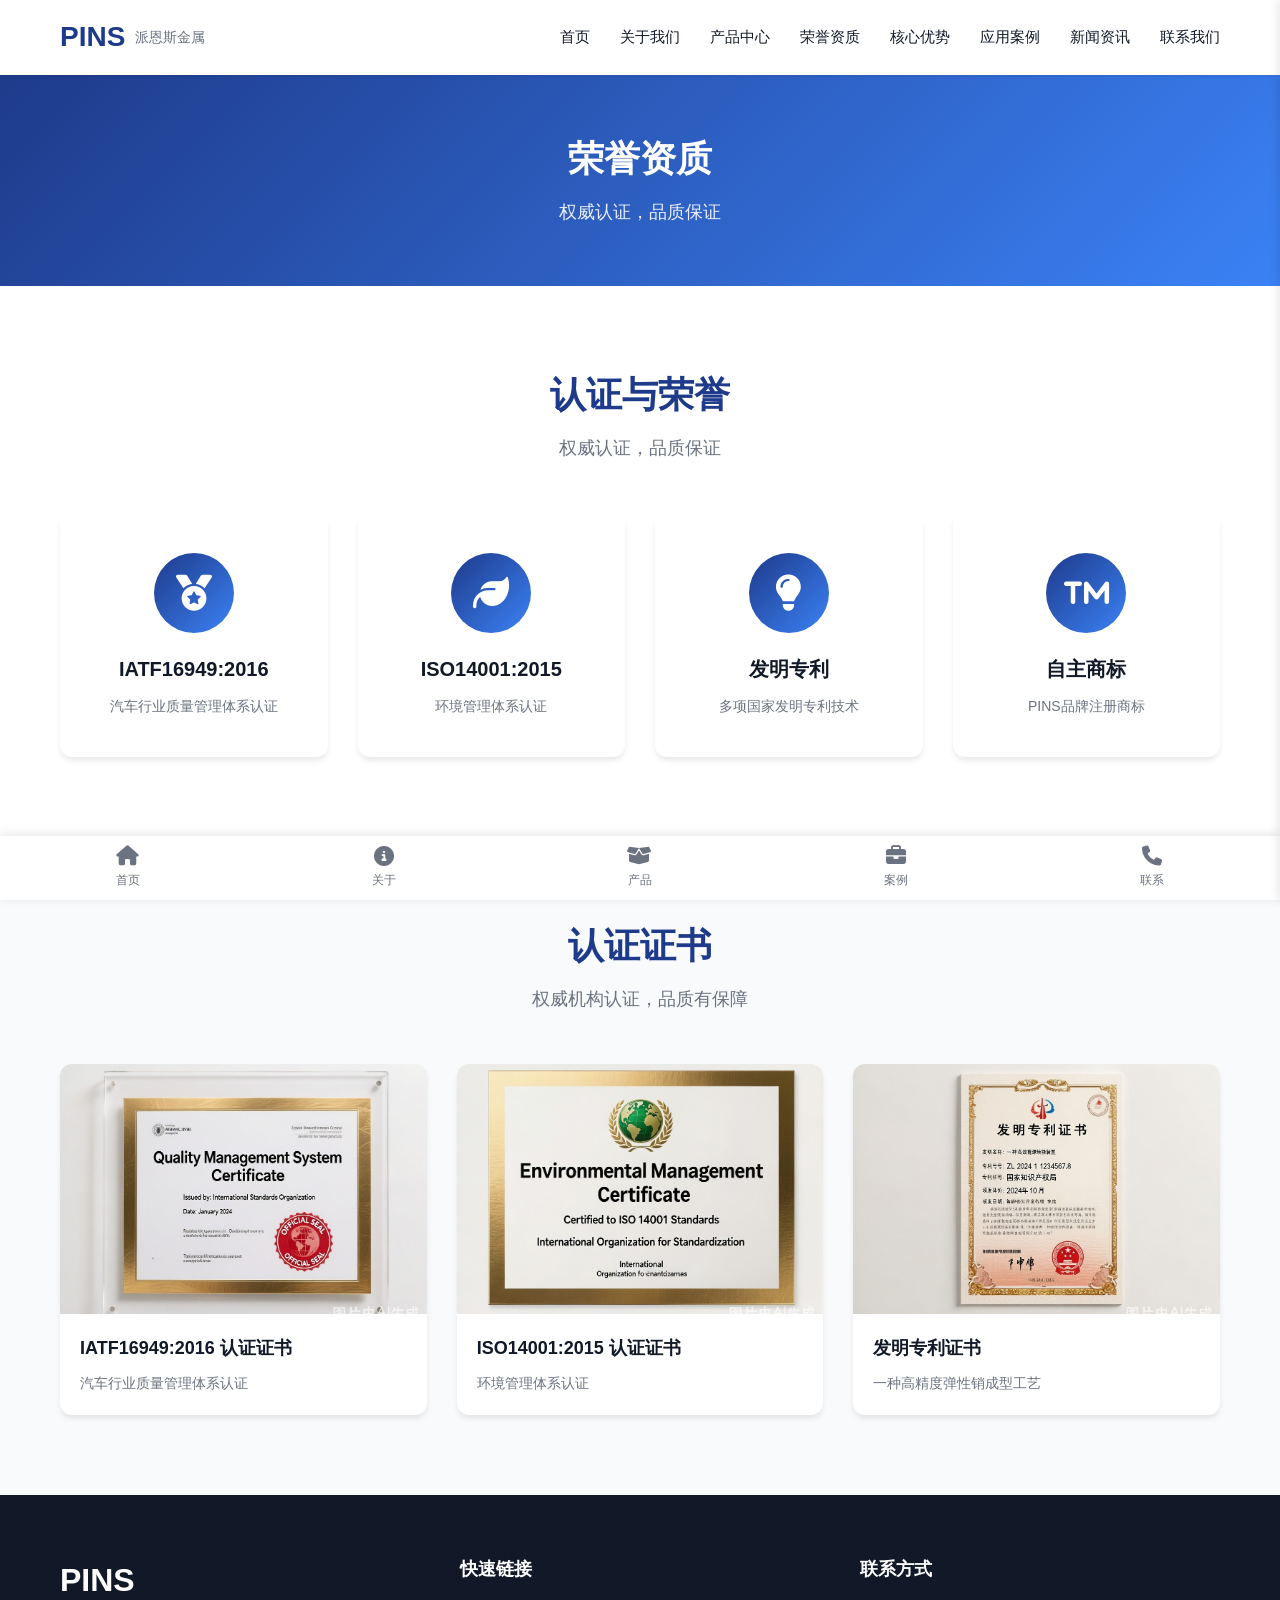
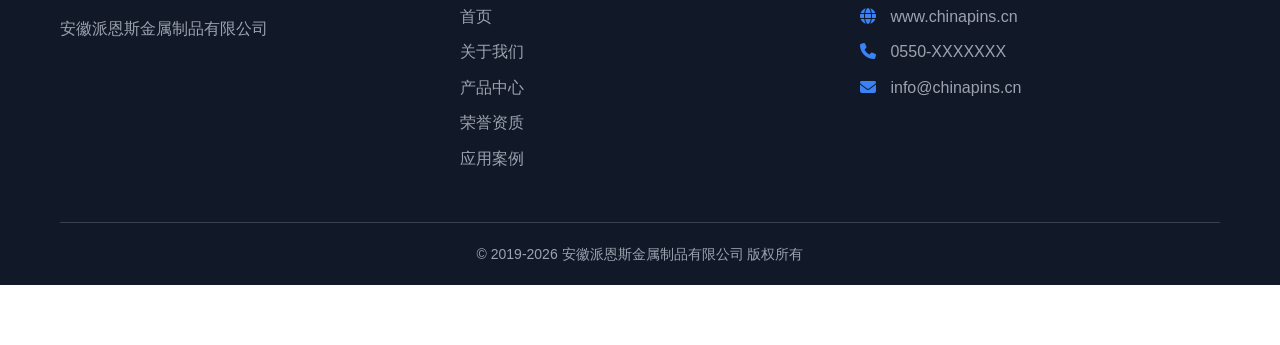
<file: honors.html>
<!DOCTYPE html>
<html lang="zh-CN">
<head>
    <meta charset="UTF-8">
    <meta name="viewport" content="width=device-width, initial-scale=1.0">
    <title>荣誉资质 - 安徽派恩斯金属制品有限公司</title>
    <link rel="stylesheet" href="css/style.css">
    <link rel="stylesheet" href="https://cdnjs.cloudflare.com/ajax/libs/font-awesome/6.4.0/css/all.min.css">
</head>
<body>
    <!-- 顶部导航 -->
    <header class="header" id="header">
        <div class="container">
            <div class="logo">
                <h1>PINS</h1>
                <span class="logo-text">派恩斯金属</span>
            </div>
            <nav class="nav-desktop">
                <a href="index.html" class="nav-link">首页</a>
                <a href="about.html" class="nav-link">关于我们</a>
                <a href="products.html" class="nav-link">产品中心</a>
                <a href="honors.html" class="nav-link active">荣誉资质</a>
                <a href="advantages.html" class="nav-link">核心优势</a>
                <a href="cases.html" class="nav-link">应用案例</a>
                <a href="news.html" class="nav-link">新闻资讯</a>
                <a href="contact.html" class="nav-link">联系我们</a>
            </nav>
            <button class="menu-toggle" id="menuToggle">
                <i class="fas fa-bars"></i>
            </button>
        </div>
    </header>

    <!-- 移动端侧边菜单 -->
    <div class="mobile-menu" id="mobileMenu">
        <div class="mobile-menu-header">
            <h2>PINS 派恩斯</h2>
            <button class="close-menu" id="closeMenu">
                <i class="fas fa-times"></i>
            </button>
        </div>
        <nav class="mobile-nav">
            <a href="index.html" class="mobile-nav-link">首页</a>
            <a href="about.html" class="mobile-nav-link">关于我们</a>
            <a href="products.html" class="mobile-nav-link">产品中心</a>
            <a href="honors.html" class="mobile-nav-link active">荣誉资质</a>
            <a href="advantages.html" class="mobile-nav-link">核心优势</a>
            <a href="cases.html" class="mobile-nav-link">应用案例</a>
            <a href="news.html" class="mobile-nav-link">新闻资讯</a>
            <a href="contact.html" class="mobile-nav-link">联系我们</a>
        </nav>
    </div>
    <div class="menu-overlay" id="menuOverlay"></div>

    <!-- 主内容区 -->
    <main class="main-content" style="margin-top: 70px;">
        <!-- 页面标题 -->
        <section class="page-header">
            <div class="container">
                <h1>荣誉资质</h1>
                <p>权威认证，品质保证</p>
            </div>
        </section>

        <!-- 荣誉资质列表 -->
        <section class="section">
            <div class="container">
                <h2 class="section-title">认证与荣誉</h2>
                <p class="section-subtitle">权威认证，品质保证</p>
                
                <div class="honors-grid" data-pines-render="honors" id="page-honors">
                    <div class="honor-card">
                        <div class="honor-icon">
                            <i class="fas fa-medal"></i>
                        </div>
                        <h4>IATF16949:2016</h4>
                        <p>汽车行业质量管理体系认证</p>
                        <div class="honor-detail">
                            <p>认证范围：弹性销、实心销、锥形垫圈、非标冲压件的设计与制造</p>
                            <p>认证日期：2020年5月</p>
                            <p>证书编号：[待补充]</p>
                        </div>
                    </div>
                    
                    <div class="honor-card">
                        <div class="honor-icon">
                            <i class="fas fa-leaf"></i>
                        </div>
                        <h4>ISO14001:2015</h4>
                        <p>环境管理体系认证</p>
                        <div class="honor-detail">
                            <p>认证范围：金属制品的生产及相关管理活动</p>
                            <p>认证日期：2023年3月</p>
                            <p>证书编号：[待补充]</p>
                        </div>
                    </div>
                    
                    <div class="honor-card">
                        <div class="honor-icon">
                            <i class="fas fa-lightbulb"></i>
                        </div>
                        <h4>发明专利</h4>
                        <p>多项国家发明专利技术</p>
                        <div class="honor-detail">
                            <p>一种高精度弹性销成型工艺</p>
                            <p>一种耐腐蚀紧固件表面处理工艺</p>
                            <p>一种自动化紧固件检测系统</p>
                        </div>
                    </div>
                    
                    <div class="honor-card">
                        <div class="honor-icon">
                            <i class="fas fa-trademark"></i>
                        </div>
                        <h4>自主商标</h4>
                        <p>PINS品牌注册商标</p>
                        <div class="honor-detail">
                            <p>注册商标：PINS</p>
                            <p>注册类别：第6类（金属材料）</p>
                            <p>注册日期：2019年8月</p>
                        </div>
                    </div>
                </div>
            </div>
        </section>

        <!-- 认证证书展示 -->
        <section class="section section-alt">
            <div class="container">
                <h2 class="section-title">认证证书</h2>
                <p class="section-subtitle">权威机构认证，品质有保障</p>
                
                <div class="certificates-grid" data-pines-render="honors" id="page-honors">
                    <div class="certificate-card">
                        <div class="certificate-image">
                            <img src="images/certificate_iatf.jpg" alt="IATF16949认证证书" style="width:100%;height:100%;object-fit:cover;">
                        </div>
                        <h4>IATF16949:2016 认证证书</h4>
                        <p>汽车行业质量管理体系认证</p>
                    </div>
                    
                    <div class="certificate-card">
                        <div class="certificate-image">
                            <img src="images/certificate_iso14001.jpg" alt="ISO14001认证证书" style="width:100%;height:100%;object-fit:cover;">
                        </div>
                        <h4>ISO14001:2015 认证证书</h4>
                        <p>环境管理体系认证</p>
                    </div>
                    
                    <div class="certificate-card">
                        <div class="certificate-image">
                            <img src="images/certificate_patent.jpg" alt="发明专利证书" style="width:100%;height:100%;object-fit:cover;">
                        </div>
                        <h4>发明专利证书</h4>
                        <p>一种高精度弹性销成型工艺</p>
                    </div>
                </div>
            </div>
        </section>
    </main>

    <!-- 底部固定导航（移动端） -->
    <nav class="bottom-nav" id="bottomNav">
        <a href="index.html" class="bottom-nav-item">
            <i class="fas fa-home"></i>
            <span>首页</span>
        </a>
        <a href="about.html" class="bottom-nav-item">
            <i class="fas fa-info-circle"></i>
            <span>关于</span>
        </a>
        <a href="products.html" class="bottom-nav-item">
            <i class="fas fa-box-open"></i>
            <span>产品</span>
        </a>
        <a href="cases.html" class="bottom-nav-item">
            <i class="fas fa-briefcase"></i>
            <span>案例</span>
        </a>
        <a href="contact.html" class="bottom-nav-item">
            <i class="fas fa-phone"></i>
            <span>联系</span>
        </a>
    </nav>

    <!-- Footer -->
    <footer class="footer">
        <div class="container">
            <div class="footer-content">
                <div class="footer-logo">
                    <h3>PINS</h3>
                    <p>安徽派恩斯金属制品有限公司</p>
                </div>
                <div class="footer-links">
                    <h4>快速链接</h4>
                    <a href="index.html">首页</a>
                    <a href="about.html">关于我们</a>
                    <a href="products.html">产品中心</a>
                    <a href="honors.html">荣誉资质</a>
                    <a href="cases.html">应用案例</a>
                </div>
                <div class="footer-contact">
                    <h4>联系方式</h4>
                    <p><i class="fas fa-globe"></i> www.chinapins.cn</p>
                    <p><i class="fas fa-phone"></i> 0550-XXXXXXX</p>
                    <p><i class="fas fa-envelope"></i> info@chinapins.cn</p>
                </div>
            </div>
            <div class="footer-bottom">
                <p>&copy; 2019-2026 安徽派恩斯金属制品有限公司 版权所有</p>
            </div>
        </div>
    </footer>

    <!-- 回到顶部按钮 -->
    <button class="back-to-top" id="backToTop">
        <i class="fas fa-chevron-up"></i>
    </button>

        <script src="js/data-loader.js"></script>
    <script src="js/main.js"></script>
</body>
</html>
</file>
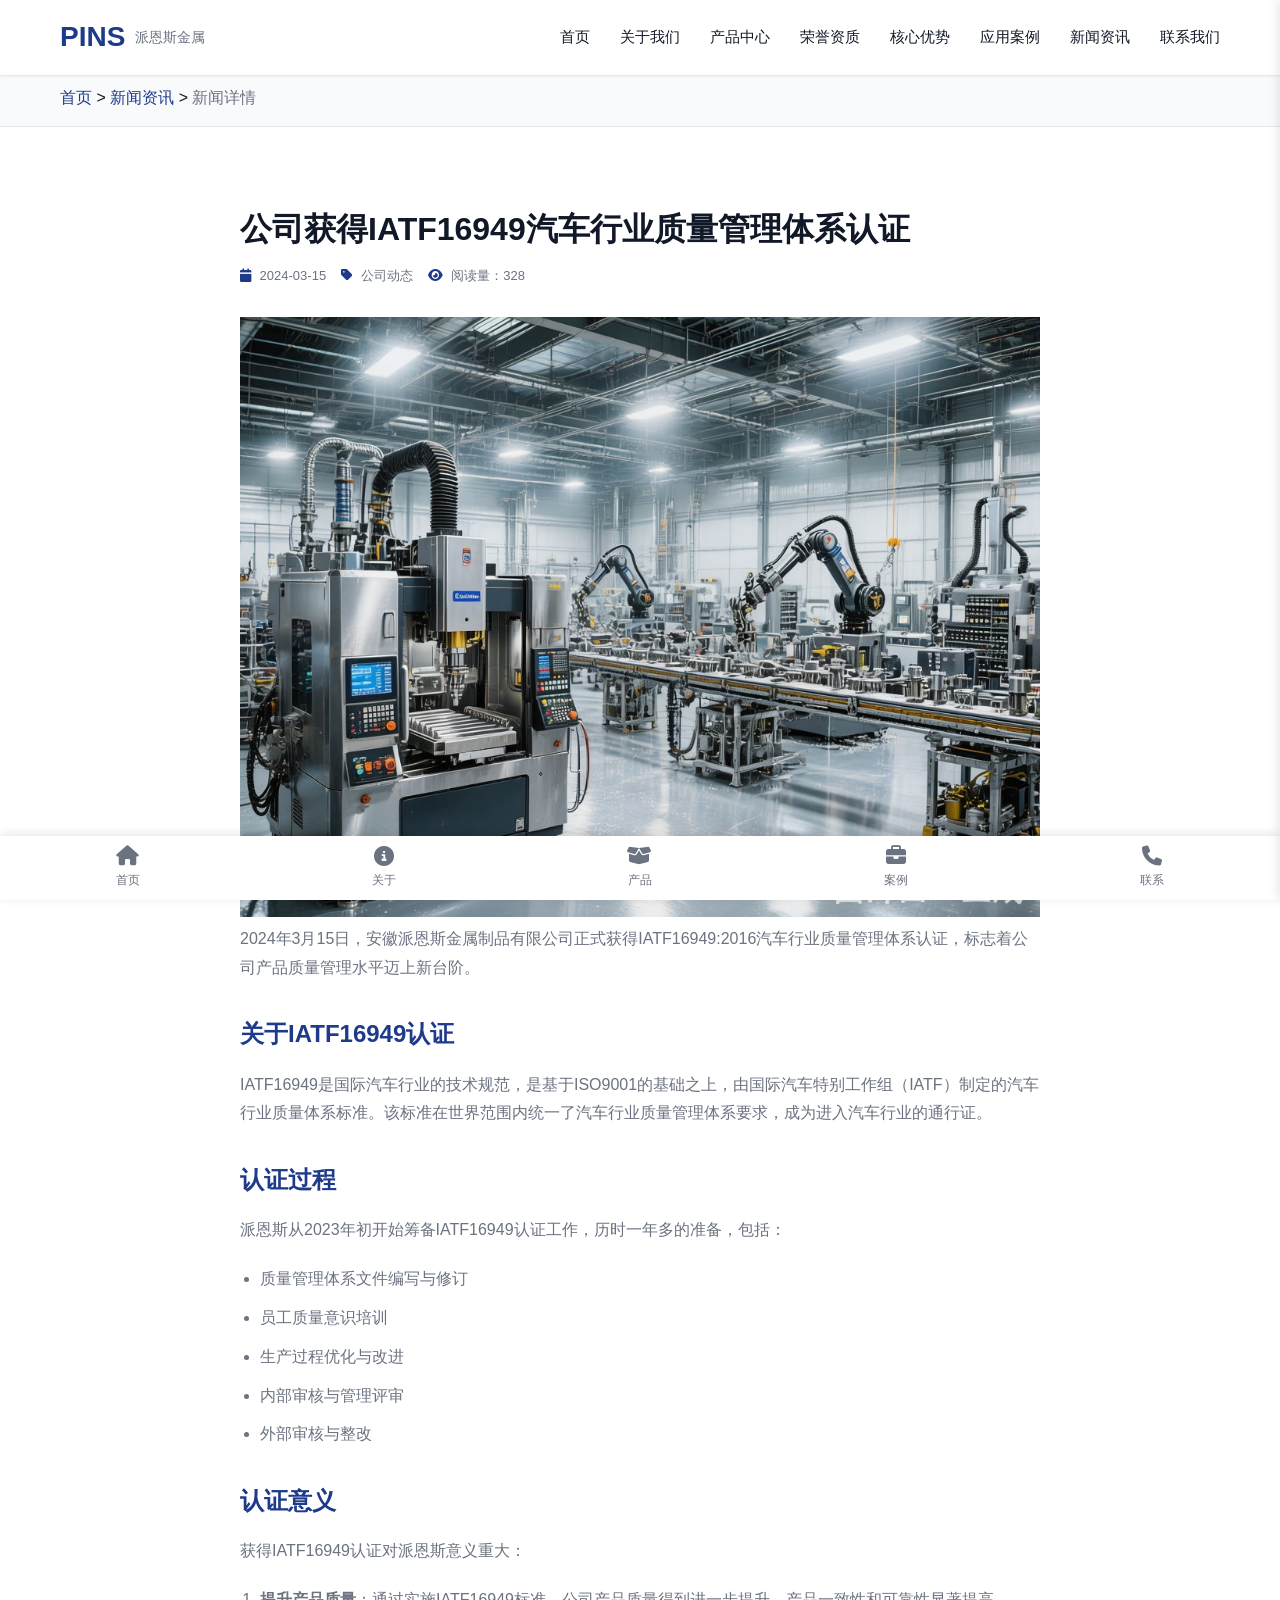
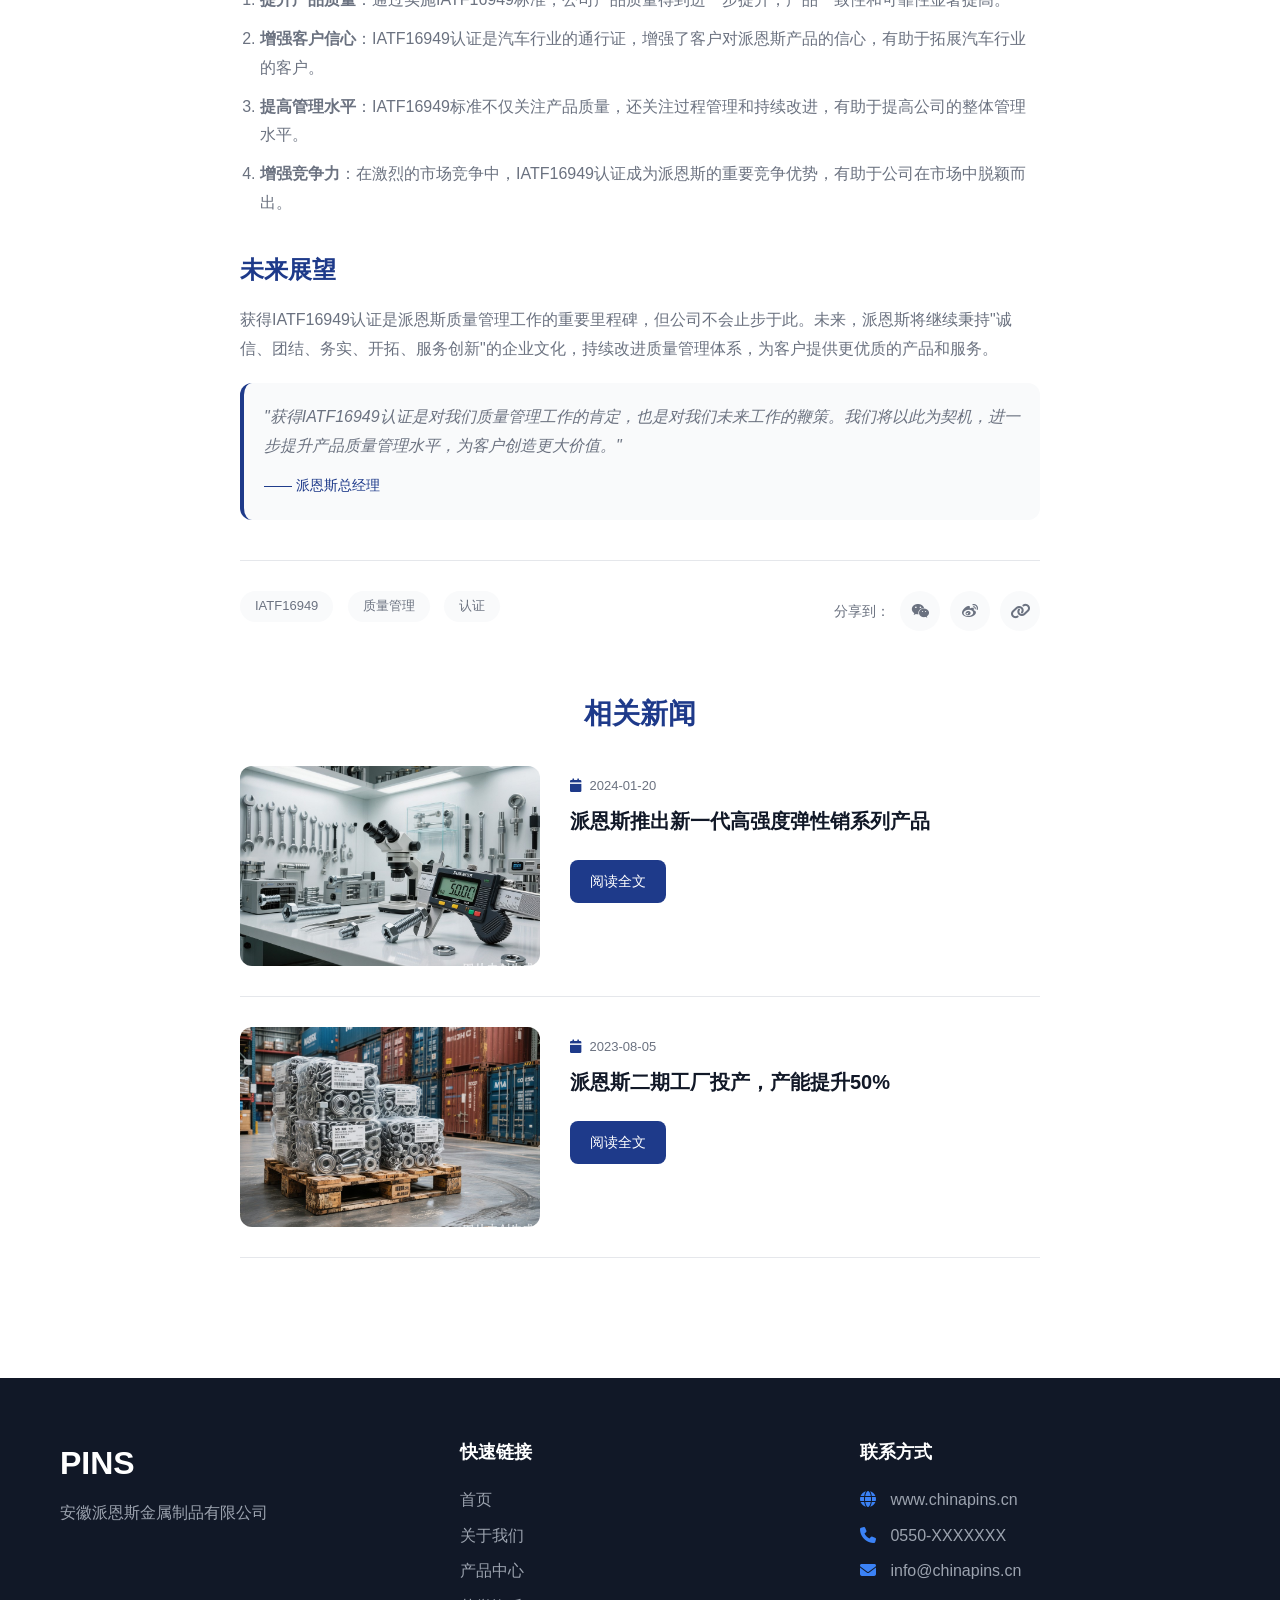
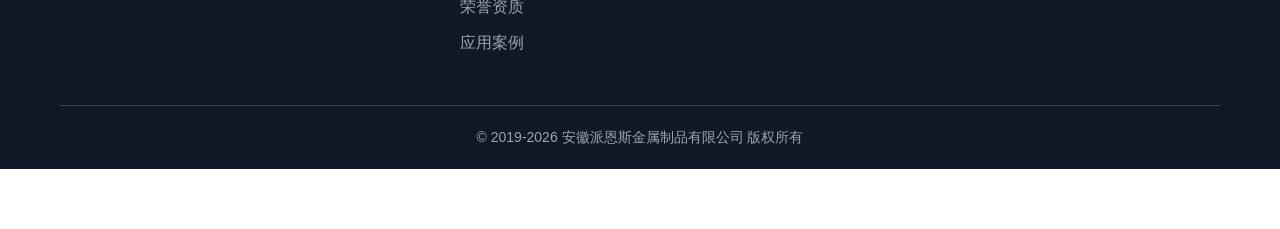
<file: news-detail.html>
<!DOCTYPE html>
<html lang="zh-CN">
<head>
    <meta charset="UTF-8">
    <meta name="viewport" content="width=device-width, initial-scale=1.0">
    <title>新闻详情 - 安徽派恩斯金属制品有限公司</title>
    <link rel="stylesheet" href="css/style.css">
    <link rel="stylesheet" href="https://cdnjs.cloudflare.com/ajax/libs/font-awesome/6.4.0/css/all.min.css">
</head>
<body>
    <!-- 顶部导航 -->
    <header class="header" id="header">
        <div class="container">
            <div class="logo">
                <h1>PINS</h1>
                <span class="logo-text">派恩斯金属</span>
            </div>
            <nav class="nav-desktop">
                <a href="index.html" class="nav-link">首页</a>
                <a href="about.html" class="nav-link">关于我们</a>
                <a href="products.html" class="nav-link">产品中心</a>
                <a href="honors.html" class="nav-link">荣誉资质</a>
                <a href="advantages.html" class="nav-link">核心优势</a>
                <a href="cases.html" class="nav-link">应用案例</a>
                <a href="news.html" class="nav-link active">新闻资讯</a>
                <a href="contact.html" class="nav-link">联系我们</a>
            </nav>
            <button class="menu-toggle" id="menuToggle">
                <i class="fas fa-bars"></i>
            </button>
        </div>
    </header>

    <!-- 移动端侧边菜单 -->
    <div class="mobile-menu" id="mobileMenu">
        <div class="mobile-menu-header">
            <h2>PINS 派恩斯</h2>
            <button class="close-menu" id="closeMenu">
                <i class="fas fa-times"></i>
            </button>
        </div>
        <nav class="mobile-nav">
            <a href="index.html" class="mobile-nav-link">首页</a>
            <a href="about.html" class="mobile-nav-link">关于我们</a>
            <a href="products.html" class="mobile-nav-link">产品中心</a>
            <a href="honors.html" class="mobile-nav-link">荣誉资质</a>
            <a href="advantages.html" class="mobile-nav-link">核心优势</a>
            <a href="cases.html" class="mobile-nav-link">应用案例</a>
            <a href="news.html" class="mobile-nav-link active">新闻资讯</a>
            <a href="contact.html" class="mobile-nav-link">联系我们</a>
        </nav>
    </div>
    <div class="menu-overlay" id="menuOverlay"></div>

    <!-- 主内容区 -->
    <main class="main-content" style="margin-top: 70px;">
        <!-- 面包屑导航 -->
        <div class="breadcrumb">
            <div class="container">
                <a href="index.html">首页</a> > 
                <a href="news.html">新闻资讯</a> > 
                <span>新闻详情</span>
            </div>
        </div>

        <!-- 新闻详情 -->
        <section class="section">
            <div class="container">
                <div class="news-detail">
                    <div class="news-header">
                        <h1>公司获得IATF16949汽车行业质量管理体系认证</h1>
                        <div class="news-meta">
                            <span><i class="fas fa-calendar"></i> 2024-03-15</span>
                            <span><i class="fas fa-tag"></i> 公司动态</span>
                            <span><i class="fas fa-eye"></i> 阅读量：328</span>
                        </div>
                    </div>
                    
                    <div class="news-image-full">
                        <img src="images/news_1.jpg" alt="公司获得IATF16949认证" style="width:100%;height:auto;object-fit:cover;">
                    </div>
                    
                    <div class="news-content">
                        <p>2024年3月15日，安徽派恩斯金属制品有限公司正式获得IATF16949:2016汽车行业质量管理体系认证，标志着公司产品质量管理水平迈上新台阶。</p>
                        
                        <h3>关于IATF16949认证</h3>
                        <p>IATF16949是国际汽车行业的技术规范，是基于ISO9001的基础之上，由国际汽车特别工作组（IATF）制定的汽车行业质量体系标准。该标准在世界范围内统一了汽车行业质量管理体系要求，成为进入汽车行业的通行证。</p>
                        
                        <h3>认证过程</h3>
                        <p>派恩斯从2023年初开始筹备IATF16949认证工作，历时一年多的准备，包括：</p>
                        <ul>
                            <li>质量管理体系文件编写与修订</li>
                            <li>员工质量意识培训</li>
                            <li>生产过程优化与改进</li>
                            <li>内部审核与管理评审</li>
                            <li>外部审核与整改</li>
                        </ul>
                        
                        <h3>认证意义</h3>
                        <p>获得IATF16949认证对派恩斯意义重大：</p>
                        <ol>
                            <li><strong>提升产品质量</strong>：通过实施IATF16949标准，公司产品质量得到进一步提升，产品一致性和可靠性显著提高。</li>
                            <li><strong>增强客户信心</strong>：IATF16949认证是汽车行业的通行证，增强了客户对派恩斯产品的信心，有助于拓展汽车行业的客户。</li>
                            <li><strong>提高管理水平</strong>：IATF16949标准不仅关注产品质量，还关注过程管理和持续改进，有助于提高公司的整体管理水平。</li>
                            <li><strong>增强竞争力</strong>：在激烈的市场竞争中，IATF16949认证成为派恩斯的重要竞争优势，有助于公司在市场中脱颖而出。</li>
                        </ol>
                        
                        <h3>未来展望</h3>
                        <p>获得IATF16949认证是派恩斯质量管理工作的重要里程碑，但公司不会止步于此。未来，派恩斯将继续秉持"诚信、团结、务实、开拓、服务创新"的企业文化，持续改进质量管理体系，为客户提供更优质的产品和服务。</p>
                        
                        <blockquote class="news-quote">
                            <p>"获得IATF16949认证是对我们质量管理工作的肯定，也是对我们未来工作的鞭策。我们将以此为契机，进一步提升产品质量管理水平，为客户创造更大价值。"</p>
                            <cite>—— 派恩斯总经理</cite>
                        </blockquote>
                    </div>
                    
                    <!-- 分享与标签 -->
                    <div class="news-footer">
                        <div class="news-tags">
                            <span class="tag">IATF16949</span>
                            <span class="tag">质量管理</span>
                            <span class="tag">认证</span>
                        </div>
                        <div class="news-share">
                            <span>分享到：</span>
                            <a href="#"><i class="fab fa-weixin"></i></a>
                            <a href="#"><i class="fab fa-weibo"></i></a>
                            <a href="#"><i class="fas fa-link"></i></a>
                        </div>
                    </div>
                    
                    <!-- 相关新闻 -->
                    <div class="related-news">
                        <h2>相关新闻</h2>
                        <div class="news-list">
                            <div class="news-card">
                                <div class="news-image">
                                    <img src="images/news_2.jpg" alt="新产品发布" style="width:100%;height:100%;object-fit:cover;">
                                </div>
                                <div class="news-info">
                                    <div class="news-meta">
                                        <span><i class="fas fa-calendar"></i> 2024-01-20</span>
                                    </div>
                                    <h4>派恩斯推出新一代高强度弹性销系列产品</h4>
                                    <a href="news-detail.html" class="btn-view">阅读全文</a>
                                </div>
                            </div>
                            
                            <div class="news-card">
                                <div class="news-image">
                                    <img src="images/news_4.jpg" alt="产能扩张" style="width:100%;height:100%;object-fit:cover;">
                                </div>
                                <div class="news-info">
                                    <div class="news-meta">
                                        <span><i class="fas fa-calendar"></i> 2023-08-05</span>
                                    </div>
                                    <h4>派恩斯二期工厂投产，产能提升50%</h4>
                                    <a href="news-detail.html" class="btn-view">阅读全文</a>
                                </div>
                            </div>
                        </div>
                    </div>
                </div>
            </div>
        </section>
    </main>

    <!-- 底部固定导航（移动端） -->
    <nav class="bottom-nav" id="bottomNav">
        <a href="index.html" class="bottom-nav-item">
            <i class="fas fa-home"></i>
            <span>首页</span>
        </a>
        <a href="about.html" class="bottom-nav-item">
            <i class="fas fa-info-circle"></i>
            <span>关于</span>
        </a>
        <a href="products.html" class="bottom-nav-item">
            <i class="fas fa-box-open"></i>
            <span>产品</span>
        </a>
        <a href="cases.html" class="bottom-nav-item">
            <i class="fas fa-briefcase"></i>
            <span>案例</span>
        </a>
        <a href="contact.html" class="bottom-nav-item">
            <i class="fas fa-phone"></i>
            <span>联系</span>
        </a>
    </nav>

    <!-- Footer -->
    <footer class="footer">
        <div class="container">
            <div class="footer-content">
                <div class="footer-logo">
                    <h3>PINS</h3>
                    <p>安徽派恩斯金属制品有限公司</p>
                </div>
                <div class="footer-links">
                    <h4>快速链接</h4>
                    <a href="index.html">首页</a>
                    <a href="about.html">关于我们</a>
                    <a href="products.html">产品中心</a>
                    <a href="honors.html">荣誉资质</a>
                    <a href="cases.html">应用案例</a>
                </div>
                <div class="footer-contact">
                    <h4>联系方式</h4>
                    <p><i class="fas fa-globe"></i> www.chinapins.cn</p>
                    <p><i class="fas fa-phone"></i> 0550-XXXXXXX</p>
                    <p><i class="fas fa-envelope"></i> info@chinapins.cn</p>
                </div>
            </div>
            <div class="footer-bottom">
                <p>&copy; 2019-2026 安徽派恩斯金属制品有限公司 版权所有</p>
            </div>
        </div>
    </footer>

    <!-- 回到顶部按钮 -->
    <button class="back-to-top" id="backToTop">
        <i class="fas fa-chevron-up"></i>
    </button>

        <script src="js/data-loader.js"></script>
    <script src="js/main.js"></script>
</body>
</html>
</file>
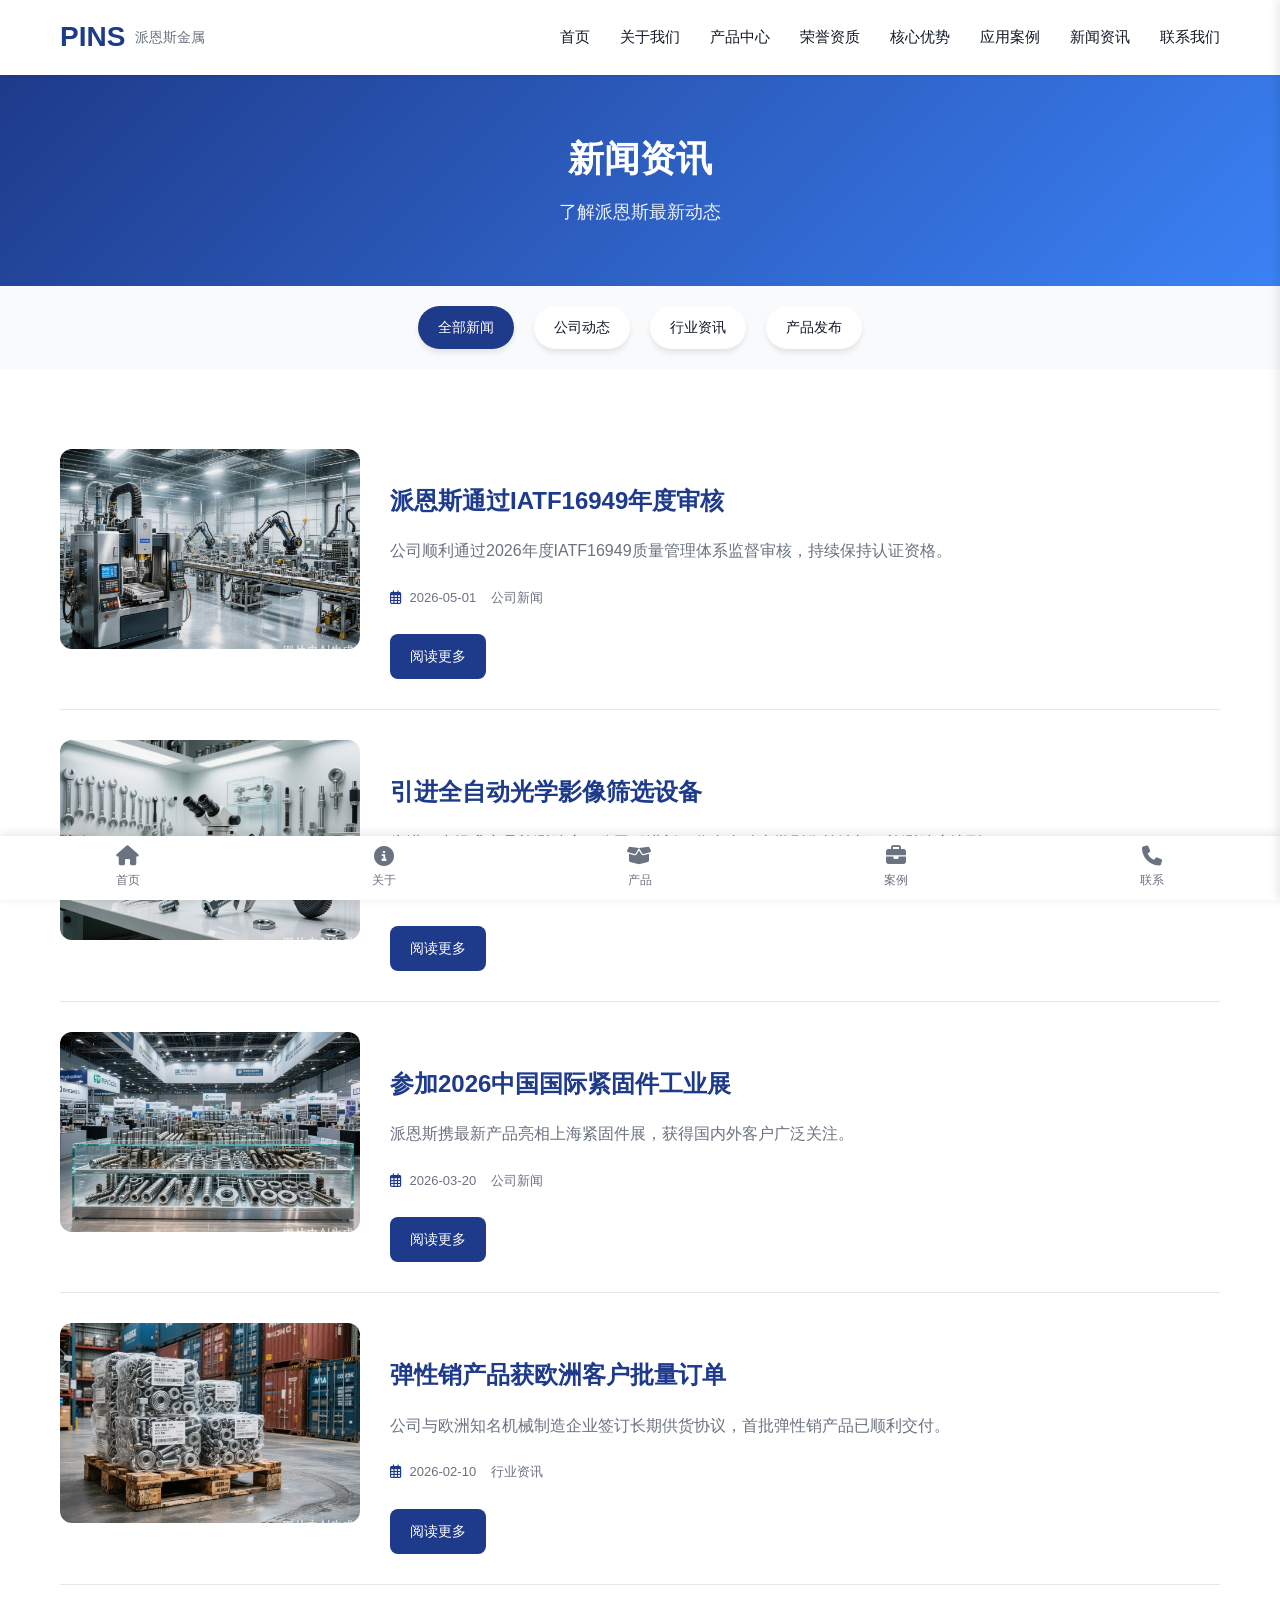
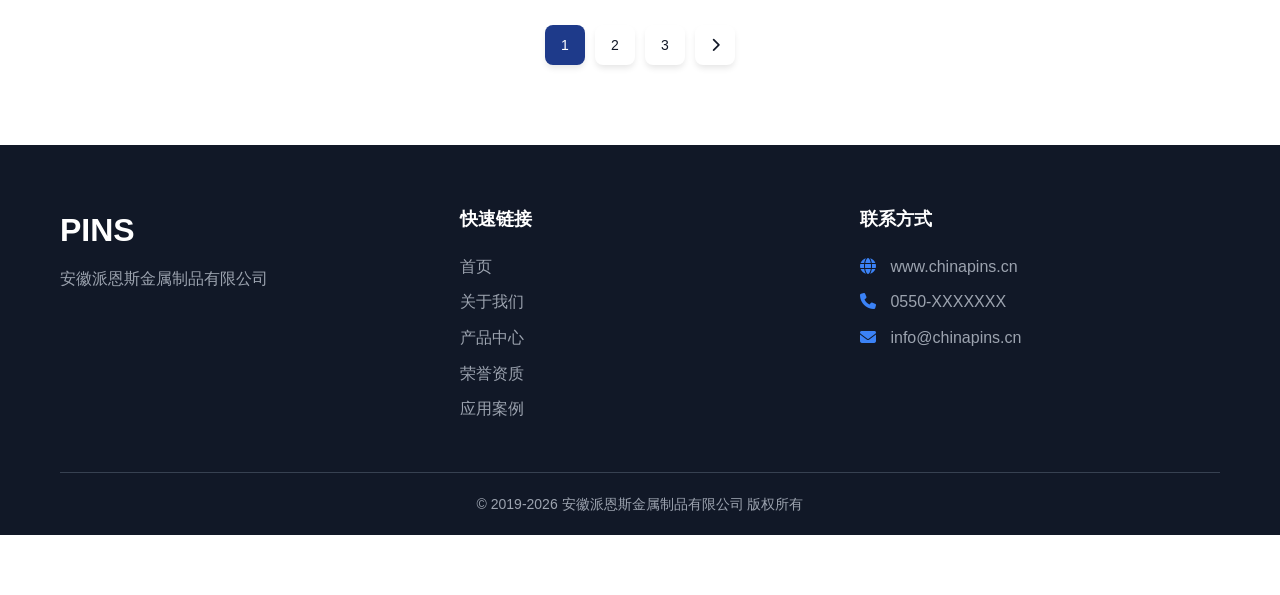
<file: news.html>
<!DOCTYPE html>
<html lang="zh-CN">
<head>
    <meta charset="UTF-8">
    <meta name="viewport" content="width=device-width, initial-scale=1.0">
    <title>新闻资讯 - 安徽派恩斯金属制品有限公司</title>
    <link rel="stylesheet" href="css/style.css">
    <link rel="stylesheet" href="https://cdnjs.cloudflare.com/ajax/libs/font-awesome/6.4.0/css/all.min.css">
</head>
<body>
    <!-- 顶部导航 -->
    <header class="header" id="header">
        <div class="container">
            <div class="logo">
                <h1>PINS</h1>
                <span class="logo-text">派恩斯金属</span>
            </div>
            <nav class="nav-desktop">
                <a href="index.html" class="nav-link">首页</a>
                <a href="about.html" class="nav-link">关于我们</a>
                <a href="products.html" class="nav-link">产品中心</a>
                <a href="honors.html" class="nav-link">荣誉资质</a>
                <a href="advantages.html" class="nav-link">核心优势</a>
                <a href="cases.html" class="nav-link">应用案例</a>
                <a href="news.html" class="nav-link active">新闻资讯</a>
                <a href="contact.html" class="nav-link">联系我们</a>
            </nav>
            <button class="menu-toggle" id="menuToggle">
                <i class="fas fa-bars"></i>
            </button>
        </div>
    </header>

    <!-- 移动端侧边菜单 -->
    <div class="mobile-menu" id="mobileMenu">
        <div class="mobile-menu-header">
            <h2>PINS 派恩斯</h2>
            <button class="close-menu" id="closeMenu">
                <i class="fas fa-times"></i>
            </button>
        </div>
        <nav class="mobile-nav">
            <a href="index.html" class="mobile-nav-link">首页</a>
            <a href="about.html" class="mobile-nav-link">关于我们</a>
            <a href="products.html" class="mobile-nav-link">产品中心</a>
            <a href="honors.html" class="mobile-nav-link">荣誉资质</a>
            <a href="advantages.html" class="mobile-nav-link">核心优势</a>
            <a href="cases.html" class="mobile-nav-link">应用案例</a>
            <a href="news.html" class="mobile-nav-link active">新闻资讯</a>
            <a href="contact.html" class="mobile-nav-link">联系我们</a>
        </nav>
    </div>
    <div class="menu-overlay" id="menuOverlay"></div>

    <!-- 主内容区 -->
    <main class="main-content" style="margin-top: 70px;">
        <!-- 页面标题 -->
        <section class="page-header">
            <div class="container">
                <h1>新闻资讯</h1>
                <p>了解派恩斯最新动态</p>
            </div>
        </section>

        <!-- 新闻分类导航 -->
        <section class="section" style="padding: 20px 0; background: var(--light-bg);">
            <div class="container">
                <div class="news-categories">
                    <a href="#" class="category-link active">全部新闻</a>
                    <a href="#" class="category-link">公司动态</a>
                    <a href="#" class="category-link">行业资讯</a>
                    <a href="#" class="category-link">产品发布</a>
                </div>
            </div>
        </section>

        <!-- 新闻列表 -->
        <section class="section">
            <div class="container">
                <div class="news-list" data-pines-render="news" id="page-news"">
                    <div class="news-card">
                        <div class="news-image">
                            <img src="images/news_1.jpg" alt="公司获得IATF16949认证" style="width:100%;height:100%;object-fit:cover;">
                        </div>
                        <div class="news-info">
                            <div class="news-meta">
                                <span><i class="fas fa-calendar"></i> 2024-03-15</span>
                                <span><i class="fas fa-tag"></i> 公司动态</span>
                            </div>
                            <h4>公司获得IATF16949汽车行业质量管理体系认证</h4>
                            <p>安徽派恩斯金属制品有限公司顺利通过IATF16949:2016汽车行业质量管理体系认证，标志着公司产品质量管理水平迈上新台阶...</p>
                            <a href="news-detail.html" class="btn-view">阅读全文</a>
                        </div>
                    </div>
                    
                    <div class="news-card">
                        <div class="news-image">
                            <img src="images/news_2.jpg" alt="新产品发布" style="width:100%;height:100%;object-fit:cover;">
                        </div>
                        <div class="news-info">
                            <div class="news-meta">
                                <span><i class="fas fa-calendar"></i> 2024-01-20</span>
                                <span><i class="fas fa-tag"></i> 产品发布</span>
                            </div>
                            <h4>派恩斯推出新一代高强度弹性销系列产品</h4>
                            <p>为满足汽车工业对高性能紧固件的需求，派恩斯自主研发的新一代高强度弹性销系列产品正式上市...</p>
                            <a href="news-detail.html" class="btn-view">阅读全文</a>
                        </div>
                    </div>
                    
                    <div class="news-card">
                        <div class="news-image">
                            <img src="images/news_3.jpg" alt="参加展会" style="width:100%;height:100%;object-fit:cover;">
                        </div>
                        <div class="news-info">
                            <div class="news-meta">
                                <span><i class="fas fa-calendar"></i> 2023-11-10</span>
                                <span><i class="fas fa-tag"></i> 行业资讯</span>
                            </div>
                            <h4>派恩斯参加2023中国国际紧固件博览会</h4>
                            <p>2023年11月10-12日，派恩斯参加在上海举办的2023中国国际紧固件博览会，展示了最新的产品和技术...</p>
                            <a href="news-detail.html" class="btn-view">阅读全文</a>
                        </div>
                    </div>
                    
                    <div class="news-card">
                        <div class="news-image">
                            <img src="images/news_4.jpg" alt="产能扩张" style="width:100%;height:100%;object-fit:cover;">
                        </div>
                        <div class="news-info">
                            <div class="news-meta">
                                <span><i class="fas fa-calendar"></i> 2023-08-05</span>
                                <span><i class="fas fa-tag"></i> 公司动态</span>
                            </div>
                            <h4>派恩斯二期工厂投产，产能提升50%</h4>
                            <p>随着二期工厂的正式投产，派恩斯年产能将提升50%，更好地满足客户日益增长的需求...</p>
                            <a href="news-detail.html" class="btn-view">阅读全文</a>
                        </div>
                    </div>
                </div>
                
                <!-- 分页导航 -->
                <div class="pagination">
                    <a href="#" class="page-link active">1</a>
                    <a href="#" class="page-link">2</a>
                    <a href="#" class="page-link">3</a>
                    <a href="#" class="page-link next"><i class="fas fa-chevron-right"></i></a>
                </div>
            </div>
        </section>
    </main>

    <!-- 底部固定导航（移动端） -->
    <nav class="bottom-nav" id="bottomNav">
        <a href="index.html" class="bottom-nav-item">
            <i class="fas fa-home"></i>
            <span>首页</span>
        </a>
        <a href="about.html" class="bottom-nav-item">
            <i class="fas fa-info-circle"></i>
            <span>关于</span>
        </a>
        <a href="products.html" class="bottom-nav-item">
            <i class="fas fa-box-open"></i>
            <span>产品</span>
        </a>
        <a href="cases.html" class="bottom-nav-item">
            <i class="fas fa-briefcase"></i>
            <span>案例</span>
        </a>
        <a href="contact.html" class="bottom-nav-item">
            <i class="fas fa-phone"></i>
            <span>联系</span>
        </a>
    </nav>

    <!-- Footer -->
    <footer class="footer">
        <div class="container">
            <div class="footer-content">
                <div class="footer-logo">
                    <h3>PINS</h3>
                    <p>安徽派恩斯金属制品有限公司</p>
                </div>
                <div class="footer-links">
                    <h4>快速链接</h4>
                    <a href="index.html">首页</a>
                    <a href="about.html">关于我们</a>
                    <a href="products.html">产品中心</a>
                    <a href="honors.html">荣誉资质</a>
                    <a href="cases.html">应用案例</a>
                </div>
                <div class="footer-contact">
                    <h4>联系方式</h4>
                    <p><i class="fas fa-globe"></i> www.chinapins.cn</p>
                    <p><i class="fas fa-phone"></i> 0550-XXXXXXX</p>
                    <p><i class="fas fa-envelope"></i> info@chinapins.cn</p>
                </div>
            </div>
            <div class="footer-bottom">
                <p>&copy; 2019-2026 安徽派恩斯金属制品有限公司 版权所有</p>
            </div>
        </div>
    </footer>

    <!-- 回到顶部按钮 -->
    <button class="back-to-top" id="backToTop">
        <i class="fas fa-chevron-up"></i>
    </button>

        <script src="js/data-loader.js"></script>
    <script src="js/main.js"></script>
</body>
</html>
</file>
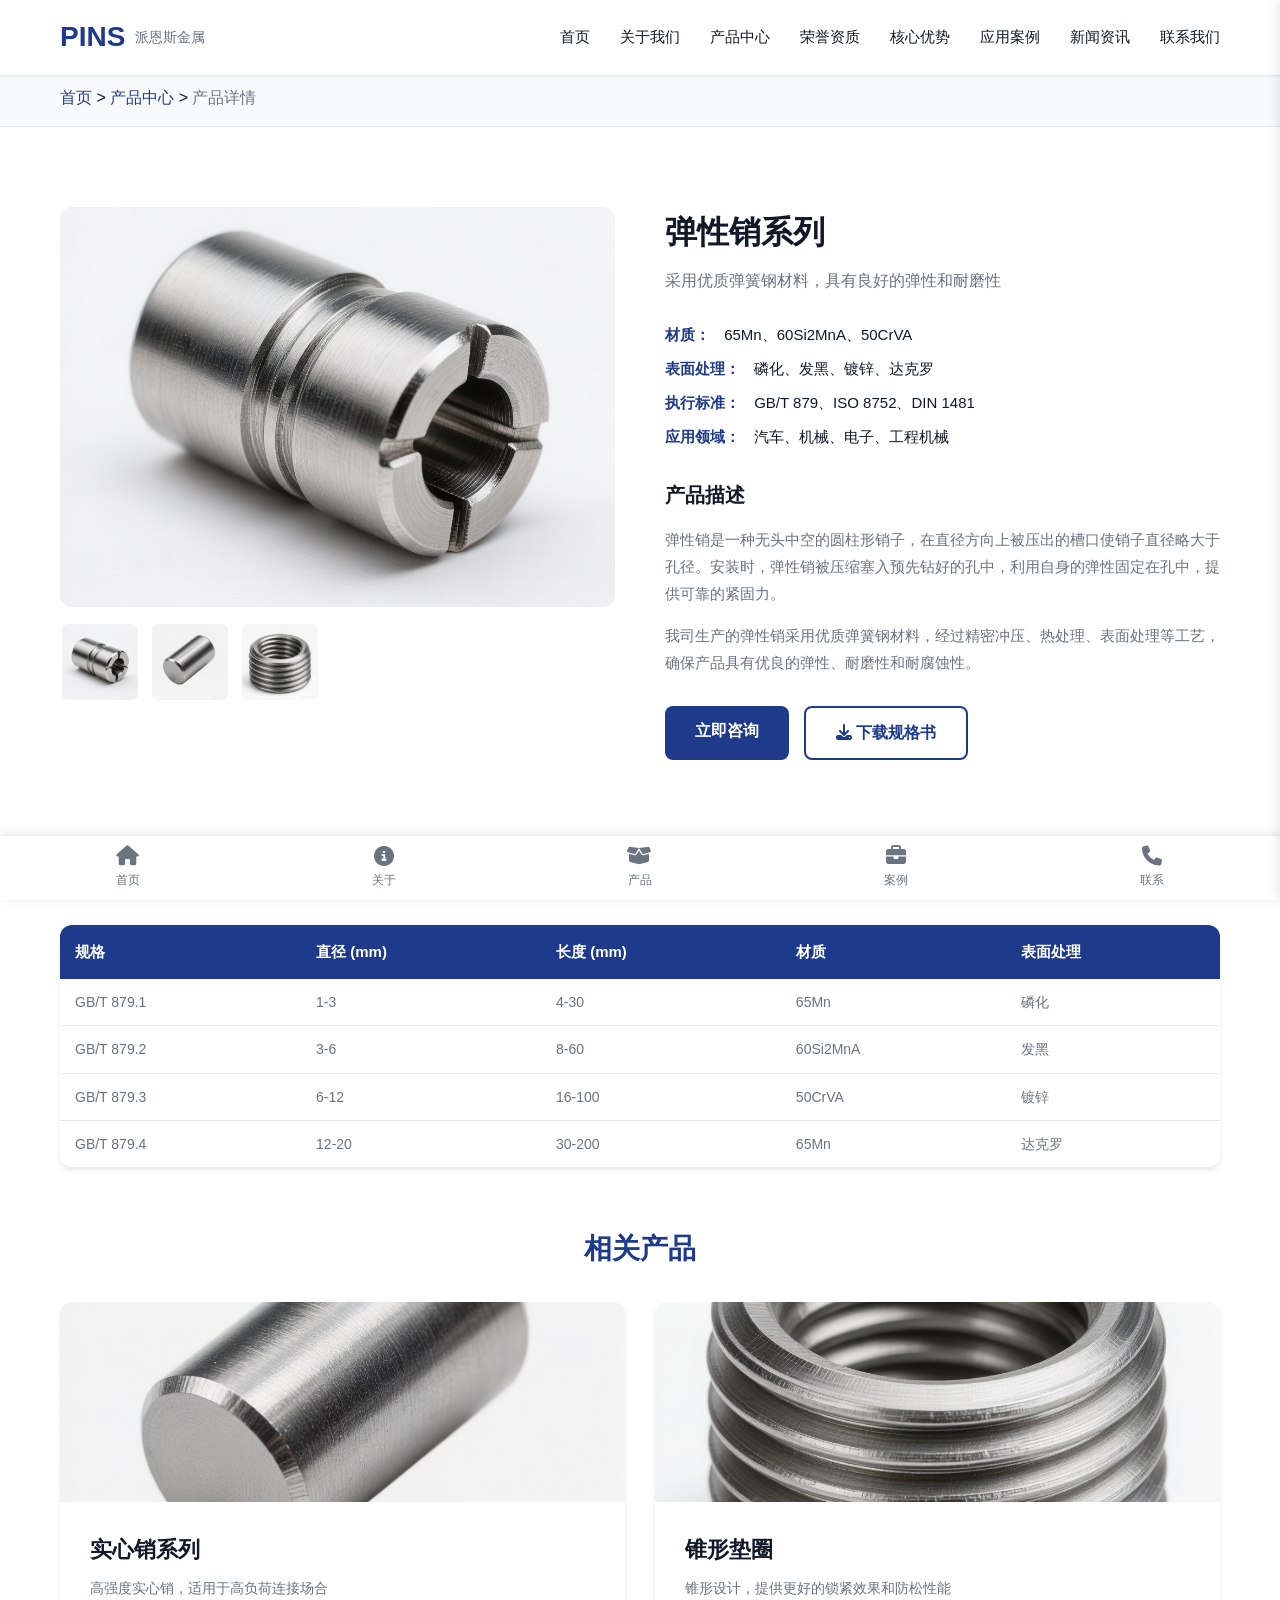
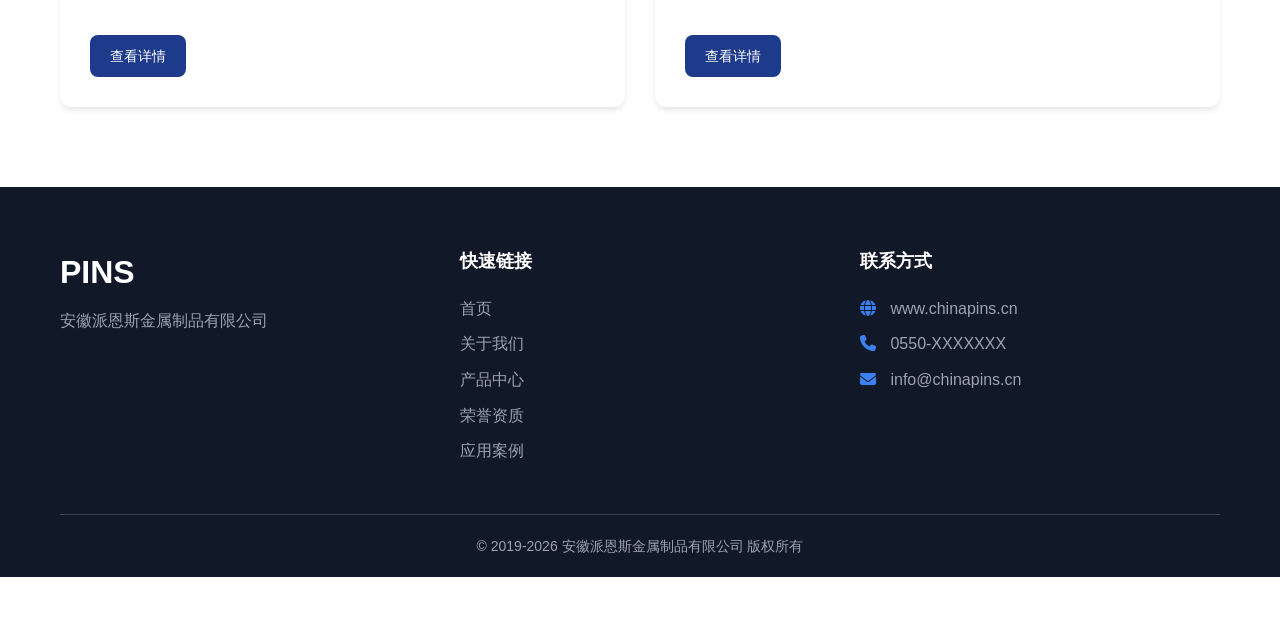
<file: product-detail.html>
<!DOCTYPE html>
<html lang="zh-CN">
<head>
    <meta charset="UTF-8">
    <meta name="viewport" content="width=device-width, initial-scale=1.0">
    <title>产品详情 - 安徽派恩斯金属制品有限公司</title>
    <link rel="stylesheet" href="css/style.css">
    <link rel="stylesheet" href="https://cdnjs.cloudflare.com/ajax/libs/font-awesome/6.4.0/css/all.min.css">
</head>
<body>
    <!-- 顶部导航 -->
    <header class="header" id="header">
        <div class="container">
            <div class="logo">
                <h1>PINS</h1>
                <span class="logo-text">派恩斯金属</span>
            </div>
            <nav class="nav-desktop">
                <a href="index.html" class="nav-link">首页</a>
                <a href="about.html" class="nav-link">关于我们</a>
                <a href="products.html" class="nav-link">产品中心</a>
                <a href="honors.html" class="nav-link">荣誉资质</a>
                <a href="advantages.html" class="nav-link">核心优势</a>
                <a href="cases.html" class="nav-link">应用案例</a>
                <a href="news.html" class="nav-link">新闻资讯</a>
                <a href="contact.html" class="nav-link">联系我们</a>
            </nav>
            <button class="menu-toggle" id="menuToggle">
                <i class="fas fa-bars"></i>
            </button>
        </div>
    </header>

    <!-- 移动端侧边菜单 -->
    <div class="mobile-menu" id="mobileMenu">
        <div class="mobile-menu-header">
            <h2>PINS 派恩斯</h2>
            <button class="close-menu" id="closeMenu">
                <i class="fas fa-times"></i>
            </button>
        </div>
        <nav class="mobile-nav">
            <a href="index.html" class="mobile-nav-link">首页</a>
            <a href="about.html" class="mobile-nav-link">关于我们</a>
            <a href="products.html" class="mobile-nav-link">产品中心</a>
            <a href="honors.html" class="mobile-nav-link">荣誉资质</a>
            <a href="advantages.html" class="mobile-nav-link">核心优势</a>
            <a href="cases.html" class="mobile-nav-link">应用案例</a>
            <a href="news.html" class="mobile-nav-link">新闻资讯</a>
            <a href="contact.html" class="mobile-nav-link">联系我们</a>
        </nav>
    </div>
    <div class="menu-overlay" id="menuOverlay"></div>

    <!-- 主内容区 -->
    <main class="main-content" style="margin-top: 70px;">
        <!-- 面包屑导航 -->
        <div class="breadcrumb">
            <div class="container">
                <a href="index.html">首页</a> > 
                <a href="products.html">产品中心</a> > 
                <span>产品详情</span>
            </div>
        </div>

        <!-- 产品详情 -->
        <section class="section">
            <div class="container">
                <div class="product-detail">
                    <div class="product-gallery">
                        <div class="main-image">
                            <img src="images/product_elastic_pins.jpg" alt="弹性销" id="mainImage">
                        </div>
                        <div class="thumbnail-images">
                            <img src="images/product_elastic_pins.jpg" alt="弹性销" onclick="changeImage(this)">
                            <img src="images/product_solid_pins.jpg" alt="弹性销侧面" onclick="changeImage(this)">
                            <img src="images/product_conical_washers.jpg" alt="弹性销应用" onclick="changeImage(this)">
                        </div>
                    </div>
                    
                    <div class="product-info-detail">
                        <h1>弹性销系列</h1>
                        <p class="product-tagline">采用优质弹簧钢材料，具有良好的弹性和耐磨性</p>
                        
                        <div class="product-meta">
                            <div class="meta-item">
                                <span class="meta-label">材质：</span>
                                <span>65Mn、60Si2MnA、50CrVA</span>
                            </div>
                            <div class="meta-item">
                                <span class="meta-label">表面处理：</span>
                                <span>磷化、发黑、镀锌、达克罗</span>
                            </div>
                            <div class="meta-item">
                                <span class="meta-label">执行标准：</span>
                                <span>GB/T 879、ISO 8752、DIN 1481</span>
                            </div>
                            <div class="meta-item">
                                <span class="meta-label">应用领域：</span>
                                <span>汽车、机械、电子、工程机械</span>
                            </div>
                        </div>
                        
                        <div class="product-description">
                            <h3>产品描述</h3>
                            <p>弹性销是一种无头中空的圆柱形销子，在直径方向上被压出的槽口使销子直径略大于孔径。安装时，弹性销被压缩塞入预先钻好的孔中，利用自身的弹性固定在孔中，提供可靠的紧固力。</p>
                            <p>我司生产的弹性销采用优质弹簧钢材料，经过精密冲压、热处理、表面处理等工艺，确保产品具有优良的弹性、耐磨性和耐腐蚀性。</p>
                        </div>
                        
                        <div class="product-actions">
                            <a href="contact.html" class="btn-inquiry">立即咨询</a>
                            <a href="#" class="btn-download"><i class="fas fa-download"></i> 下载规格书</a>
                        </div>
                    </div>
                </div>
                
                <!-- 技术参数 -->
                <div class="product-specs-detail">
                    <h2>技术参数</h2>
                    <table class="specs-table">
                        <tr>
                            <th>规格</th>
                            <th>直径 (mm)</th>
                            <th>长度 (mm)</th>
                            <th>材质</th>
                            <th>表面处理</th>
                        </tr>
                        <tr>
                            <td>GB/T 879.1</td>
                            <td>1-3</td>
                            <td>4-30</td>
                            <td>65Mn</td>
                            <td>磷化</td>
                        </tr>
                        <tr>
                            <td>GB/T 879.2</td>
                            <td>3-6</td>
                            <td>8-60</td>
                            <td>60Si2MnA</td>
                            <td>发黑</td>
                        </tr>
                        <tr>
                            <td>GB/T 879.3</td>
                            <td>6-12</td>
                            <td>16-100</td>
                            <td>50CrVA</td>
                            <td>镀锌</td>
                        </tr>
                        <tr>
                            <td>GB/T 879.4</td>
                            <td>12-20</td>
                            <td>30-200</td>
                            <td>65Mn</td>
                            <td>达克罗</td>
                        </tr>
                    </table>
                </div>
                
                <!-- 相关产品 -->
                <div class="related-products">
                    <h2>相关产品</h2>
                    <div class="products-grid">
                        <div class="product-card">
                            <div class="product-image">
                                <img src="images/product_solid_pins.jpg" alt="实心销系列" style="width:100%;height:100%;object-fit:cover;">
                            </div>
                            <div class="product-info">
                                <h4>实心销系列</h4>
                                <p class="product-desc">高强度实心销，适用于高负荷连接场合</p>
                                <a href="product-detail.html" class="btn-view">查看详情</a>
                            </div>
                        </div>
                        
                        <div class="product-card">
                            <div class="product-image">
                                <img src="images/product_conical_washers.jpg" alt="锥形垫圈" style="width:100%;height:100%;object-fit:cover;">
                            </div>
                            <div class="product-info">
                                <h4>锥形垫圈</h4>
                                <p class="product-desc">锥形设计，提供更好的锁紧效果和防松性能</p>
                                <a href="product-detail.html" class="btn-view">查看详情</a>
                            </div>
                        </div>
                    </div>
                </div>
            </div>
        </section>
    </main>

    <!-- 底部固定导航（移动端） -->
    <nav class="bottom-nav" id="bottomNav">
        <a href="index.html" class="bottom-nav-item">
            <i class="fas fa-home"></i>
            <span>首页</span>
        </a>
        <a href="about.html" class="bottom-nav-item">
            <i class="fas fa-info-circle"></i>
            <span>关于</span>
        </a>
        <a href="products.html" class="bottom-nav-item active">
            <i class="fas fa-box-open"></i>
            <span>产品</span>
        </a>
        <a href="cases.html" class="bottom-nav-item">
            <i class="fas fa-briefcase"></i>
            <span>案例</span>
        </a>
        <a href="contact.html" class="bottom-nav-item">
            <i class="fas fa-phone"></i>
            <span>联系</span>
        </a>
    </nav>

    <!-- Footer -->
    <footer class="footer">
        <div class="container">
            <div class="footer-content">
                <div class="footer-logo">
                    <h3>PINS</h3>
                    <p>安徽派恩斯金属制品有限公司</p>
                </div>
                <div class="footer-links">
                    <h4>快速链接</h4>
                    <a href="index.html">首页</a>
                    <a href="about.html">关于我们</a>
                    <a href="products.html">产品中心</a>
                    <a href="honors.html">荣誉资质</a>
                    <a href="cases.html">应用案例</a>
                </div>
                <div class="footer-contact">
                    <h4>联系方式</h4>
                    <p><i class="fas fa-globe"></i> www.chinapins.cn</p>
                    <p><i class="fas fa-phone"></i> 0550-XXXXXXX</p>
                    <p><i class="fas fa-envelope"></i> info@chinapins.cn</p>
                </div>
            </div>
            <div class="footer-bottom">
                <p>&copy; 2019-2026 安徽派恩斯金属制品有限公司 版权所有</p>
            </div>
        </div>
    </footer>

    <!-- 回到顶部按钮 -->
    <button class="back-to-top" id="backToTop">
        <i class="fas fa-chevron-up"></i>
    </button>

        <script src="js/data-loader.js"></script>
    <script src="js/main.js"></script>
    <script>
        function changeImage(element) {
            document.getElementById('mainImage').src = element.src;
        }
    </script>
</body>
</html>
</file>
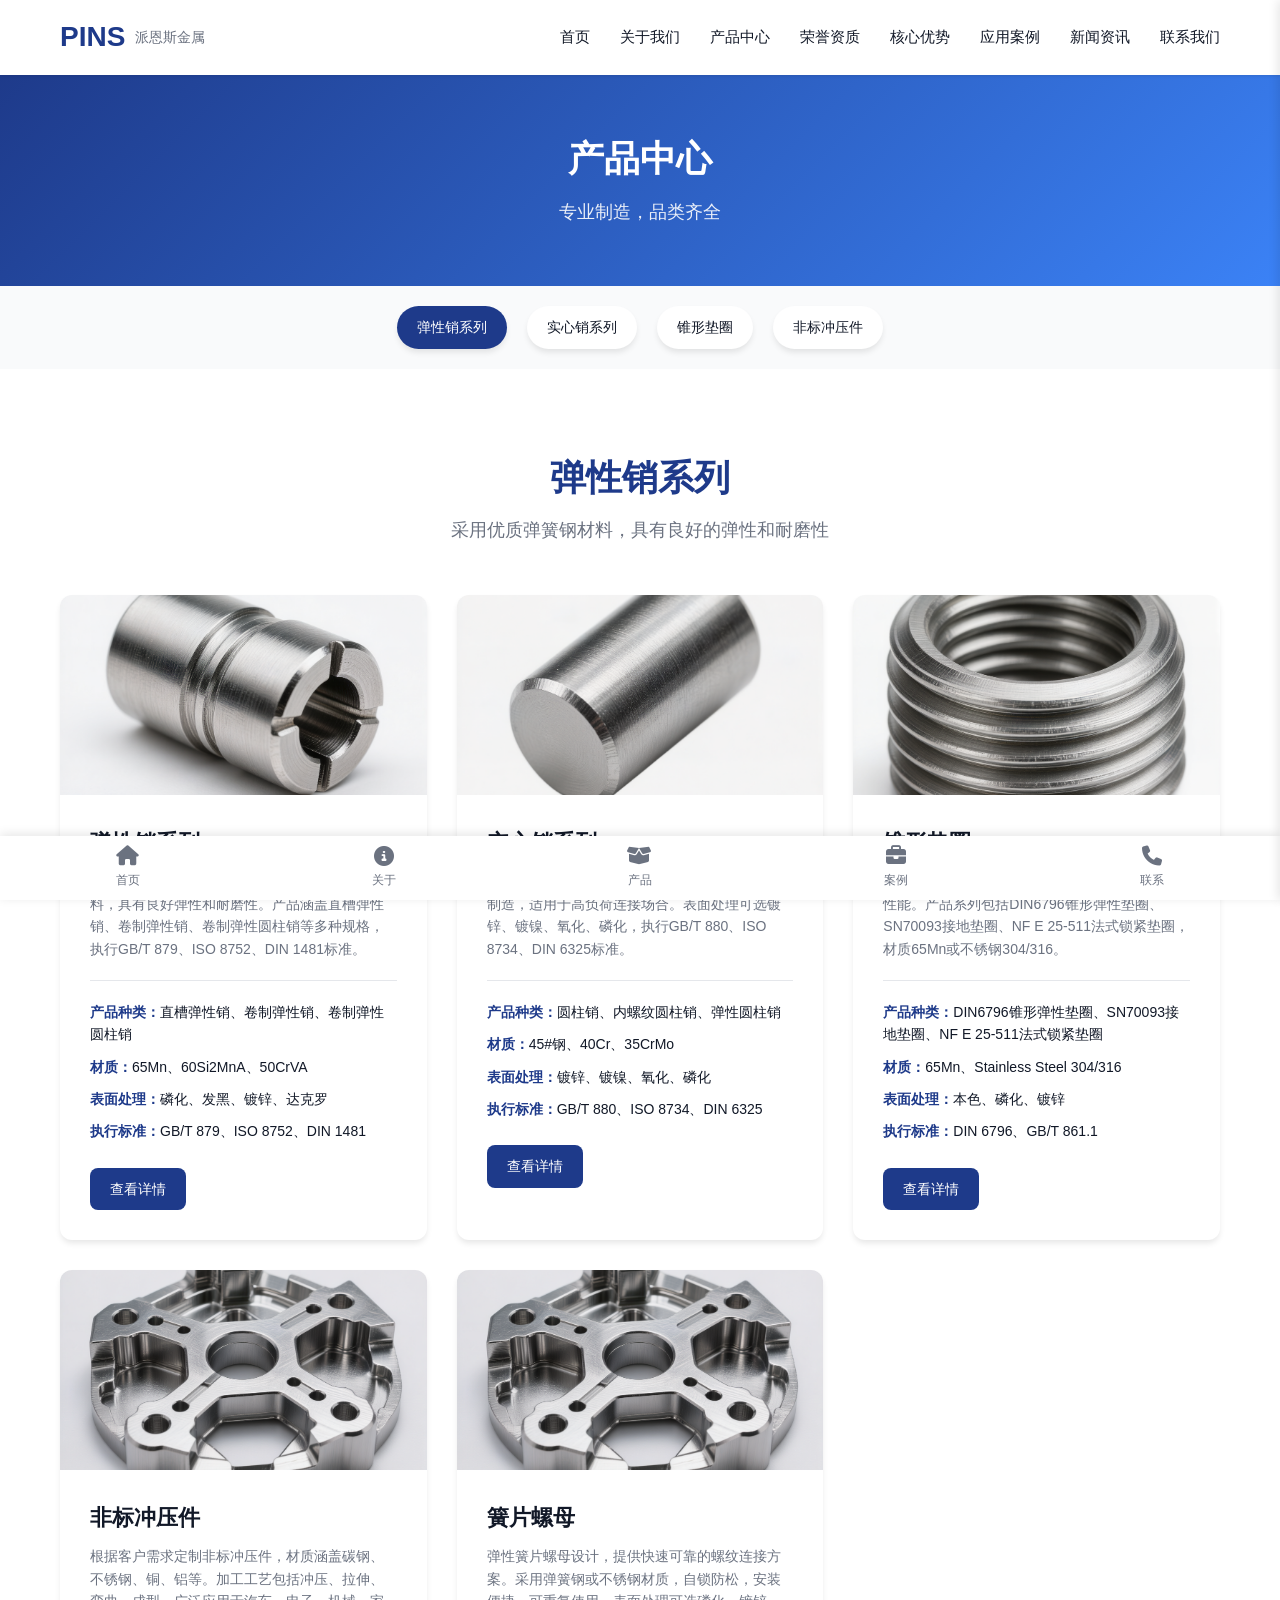
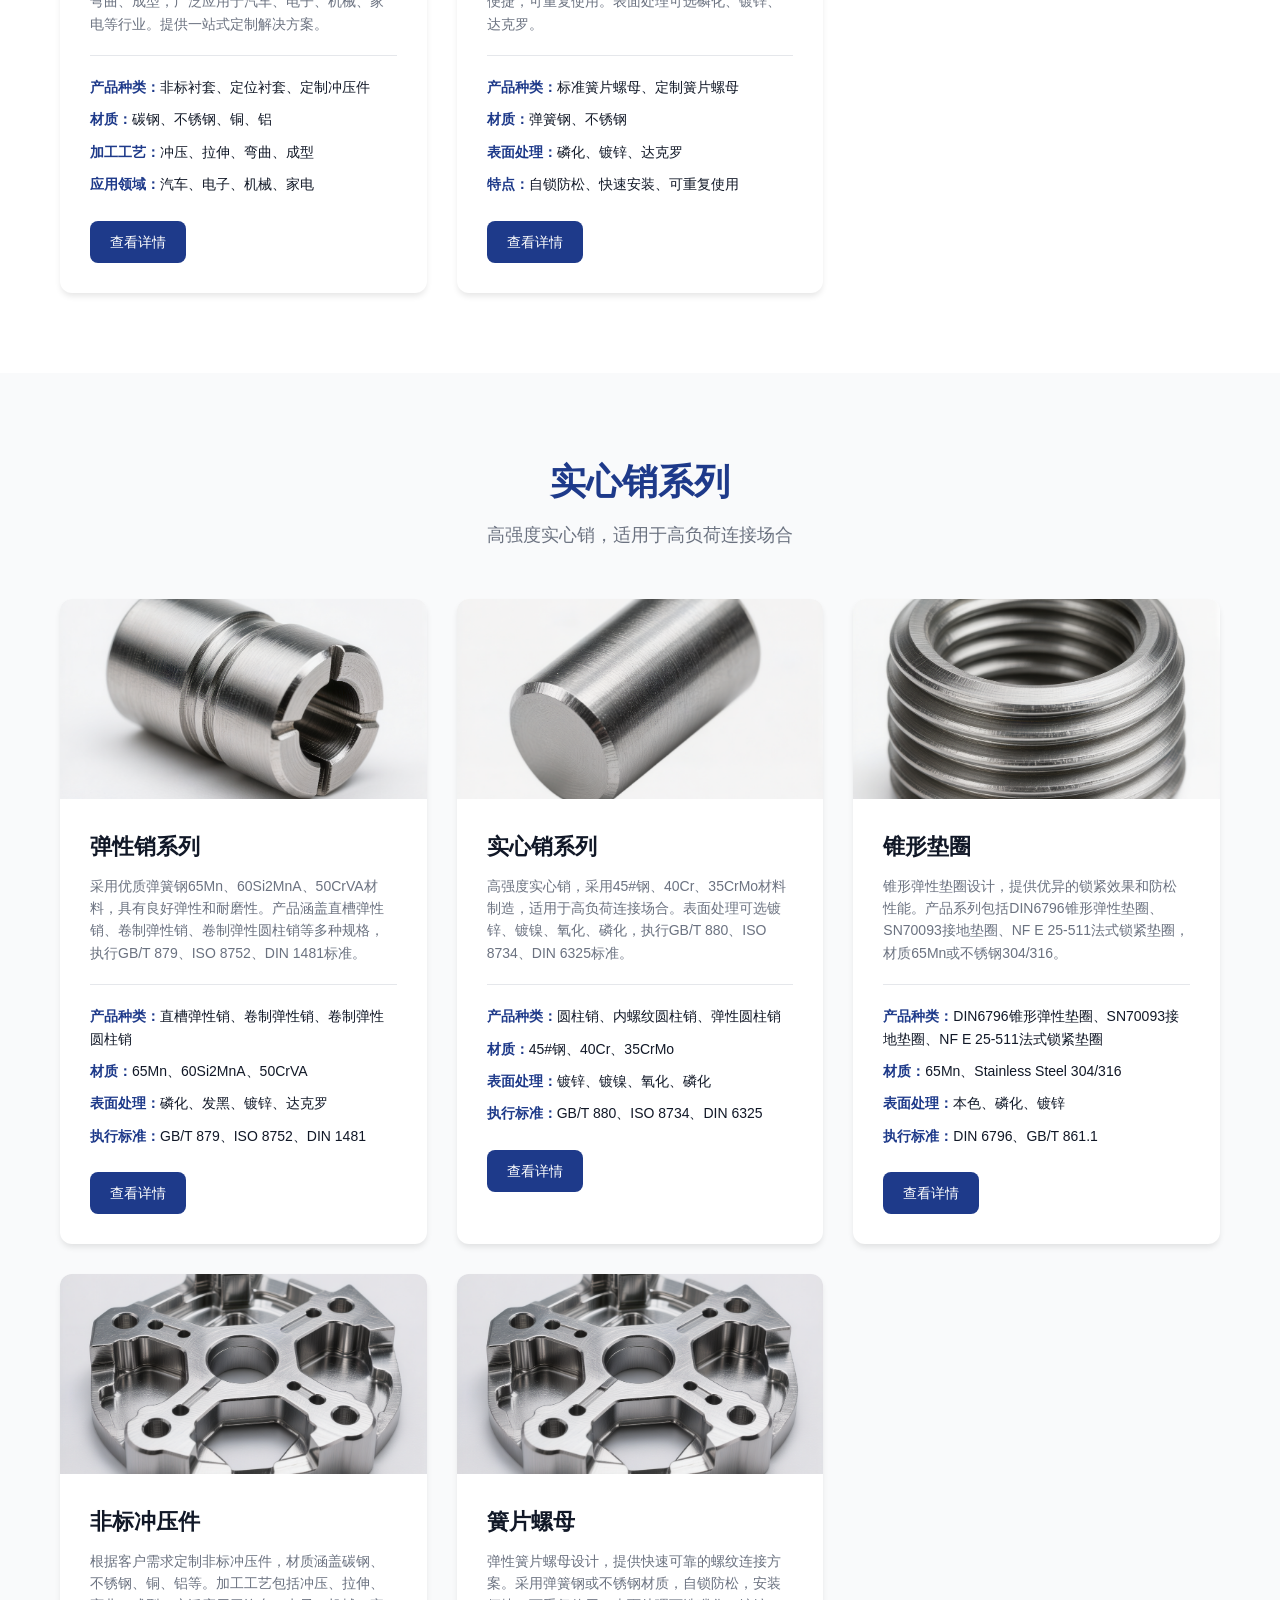
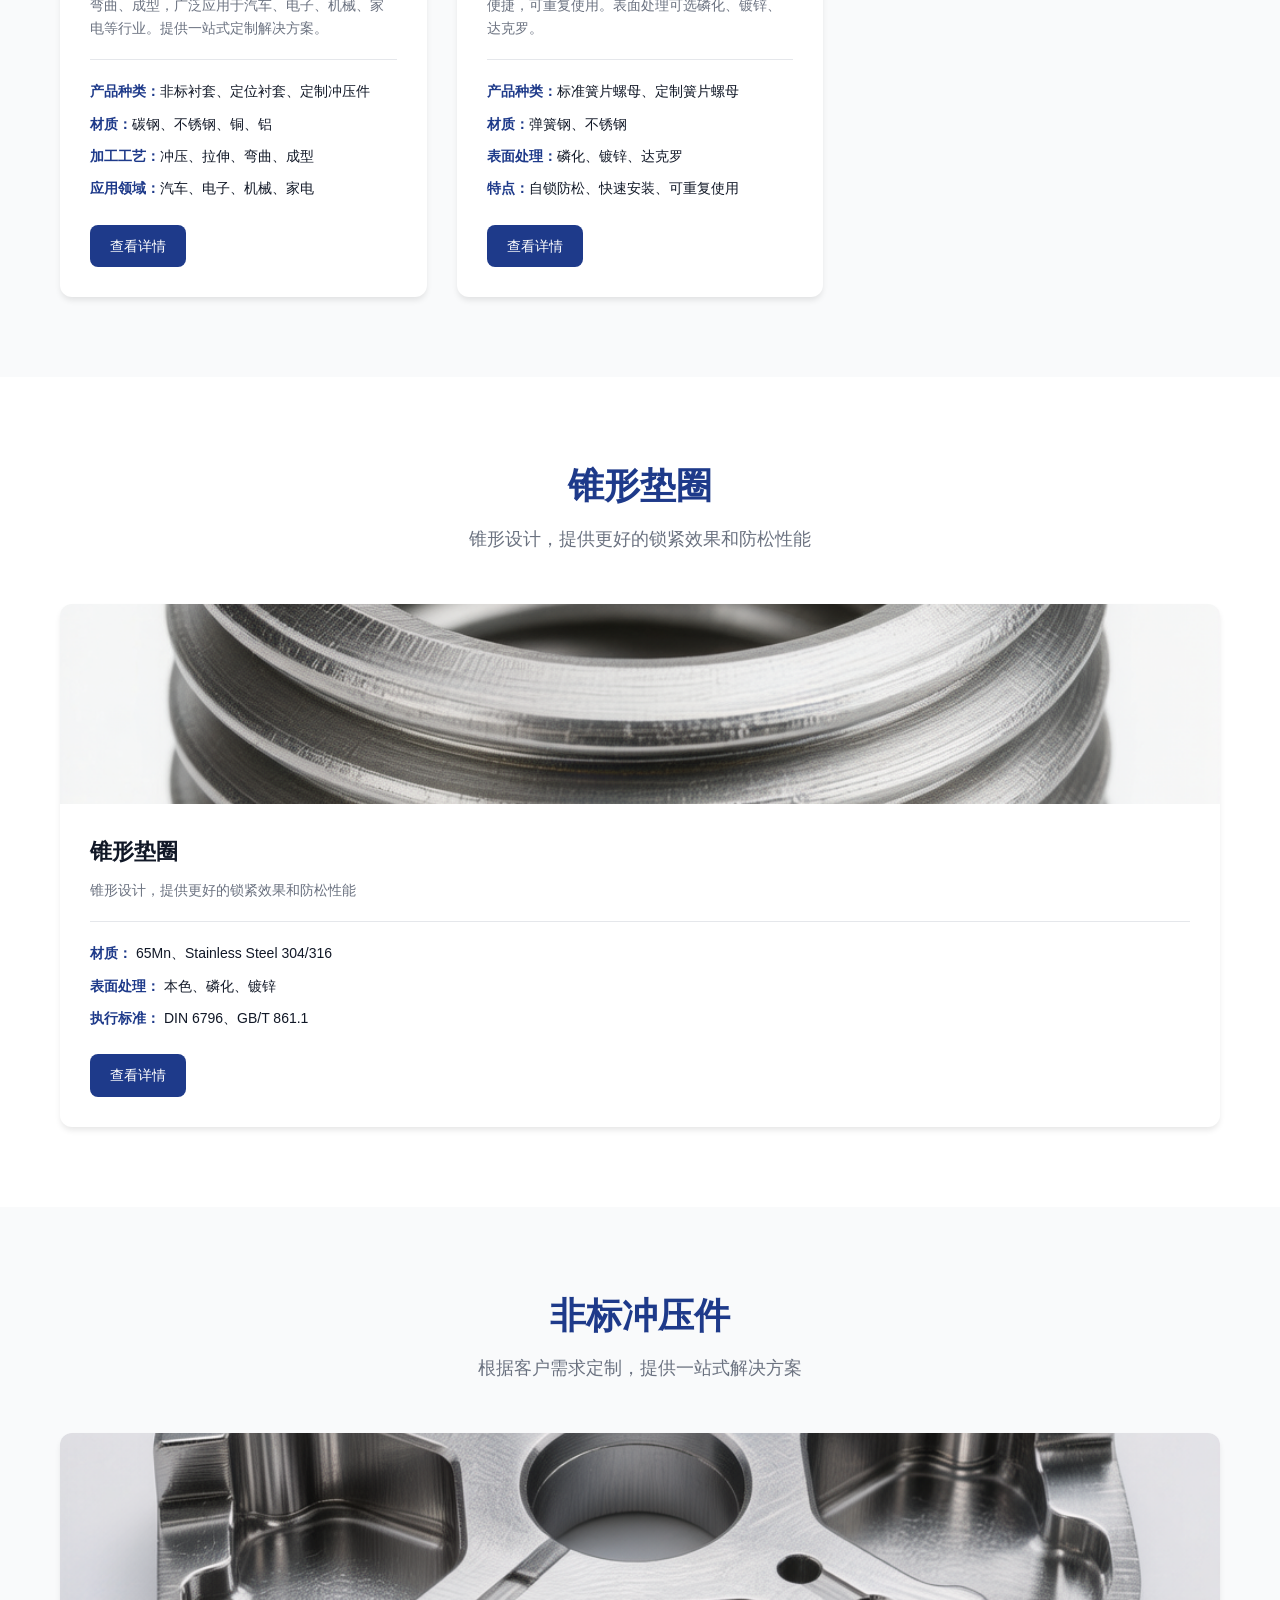
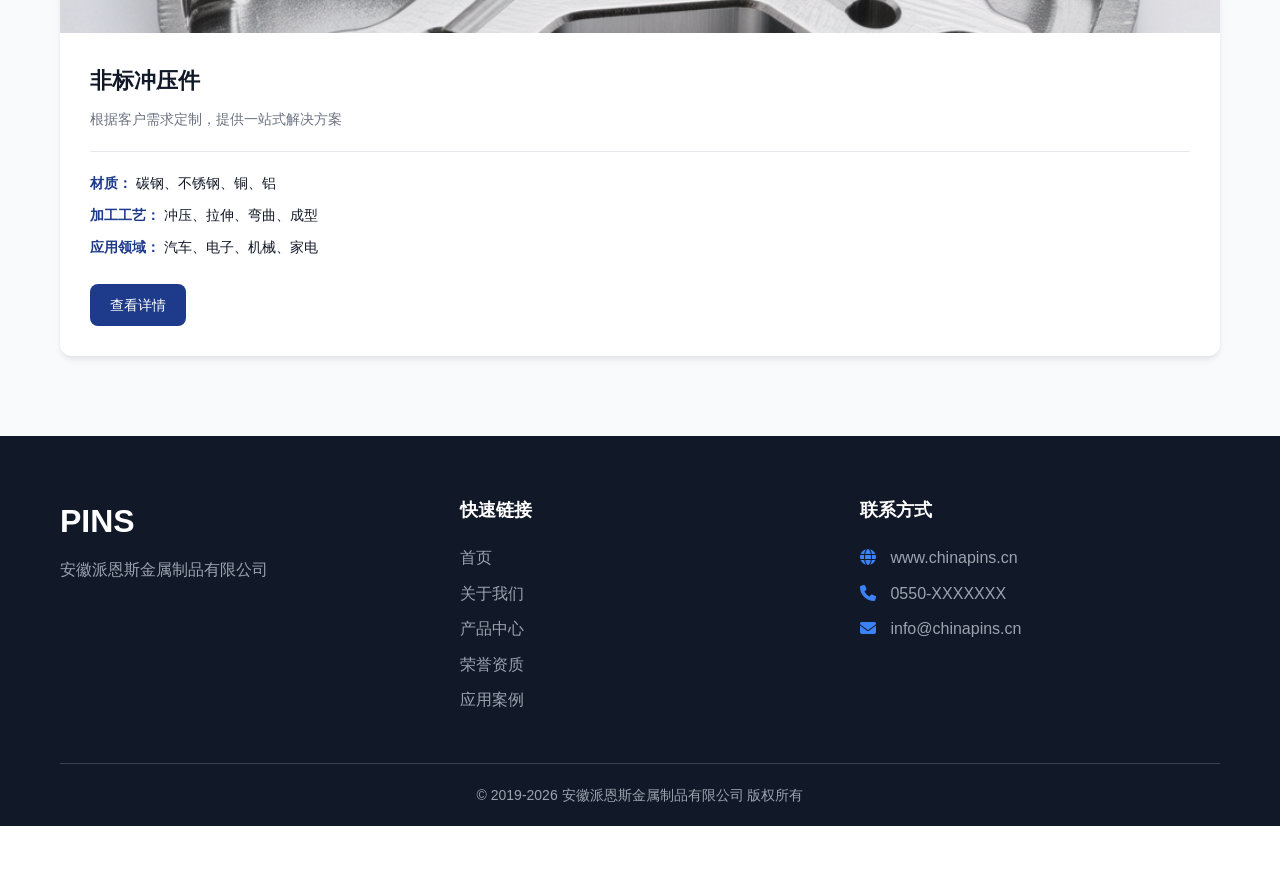
<file: products.html>
<!DOCTYPE html>
<html lang="zh-CN">
<head>
    <meta charset="UTF-8">
    <meta name="viewport" content="width=device-width, initial-scale=1.0">
    <title>产品中心 - 安徽派恩斯金属制品有限公司</title>
    <link rel="stylesheet" href="css/style.css">
    <link rel="stylesheet" href="https://cdnjs.cloudflare.com/ajax/libs/font-awesome/6.4.0/css/all.min.css">
</head>
<body>
    <!-- 顶部导航 -->
    <header class="header" id="header">
        <div class="container">
            <div class="logo">
                <h1>PINS</h1>
                <span class="logo-text">派恩斯金属</span>
            </div>
            <nav class="nav-desktop">
                <a href="index.html" class="nav-link">首页</a>
                <a href="about.html" class="nav-link">关于我们</a>
                <a href="products.html" class="nav-link active">产品中心</a>
                <a href="honors.html" class="nav-link">荣誉资质</a>
                <a href="advantages.html" class="nav-link">核心优势</a>
                <a href="cases.html" class="nav-link">应用案例</a>
                <a href="news.html" class="nav-link">新闻资讯</a>
                <a href="contact.html" class="nav-link">联系我们</a>
            </nav>
            <button class="menu-toggle" id="menuToggle">
                <i class="fas fa-bars"></i>
            </button>
        </div>
    </header>

    <!-- 移动端侧边菜单 -->
    <div class="mobile-menu" id="mobileMenu">
        <div class="mobile-menu-header">
            <h2>PINS 派恩斯</h2>
            <button class="close-menu" id="closeMenu">
                <i class="fas fa-times"></i>
            </button>
        </div>
        <nav class="mobile-nav">
            <a href="index.html" class="mobile-nav-link">首页</a>
            <a href="about.html" class="mobile-nav-link">关于我们</a>
            <a href="products.html" class="mobile-nav-link active">产品中心</a>
            <a href="honors.html" class="mobile-nav-link">荣誉资质</a>
            <a href="advantages.html" class="mobile-nav-link">核心优势</a>
            <a href="cases.html" class="mobile-nav-link">应用案例</a>
            <a href="news.html" class="mobile-nav-link">新闻资讯</a>
            <a href="contact.html" class="mobile-nav-link">联系我们</a>
        </nav>
    </div>
    <div class="menu-overlay" id="menuOverlay"></div>

    <!-- 主内容区 -->
    <main class="main-content" style="margin-top: 70px;">
        <!-- 页面标题 -->
        <section class="page-header">
            <div class="container">
                <h1>产品中心</h1>
                <p>专业制造，品类齐全</p>
            </div>
        </section>

        <!-- 产品分类导航 -->
        <section class="section" style="padding: 20px 0; background: var(--light-bg);">
            <div class="container">
                <div class="product-categories">
                    <a href="#elastic-pins" class="category-link active">弹性销系列</a>
                    <a href="#solid-pins" class="category-link">实心销系列</a>
                    <a href="#conical-washers" class="category-link">锥形垫圈</a>
                    <a href="#nonstandard" class="category-link">非标冲压件</a>
                </div>
            </div>
        </section>

        <!-- 产品列表 -->
        <section class="section" id="elastic-pins" data-pines-render="products">
            <div class="container">
                <h2 class="section-title">弹性销系列</h2>
                <p class="section-subtitle">采用优质弹簧钢材料，具有良好的弹性和耐磨性</p>
                
                <div class="products-grid">
                    <div class="product-card">
                        <div class="product-image">
                            <img src="images/product_elastic_pins.jpg" alt="弹性销" style="width:100%;height:100%;object-fit:cover;">
                        </div>
                        <div class="product-info">
                            <h4>弹性销</h4>
                            <p class="product-desc">采用优质弹簧钢材料，具有良好的弹性和耐磨性</p>
                            <div class="product-specs">
                                <div class="spec-item">
                                    <span class="spec-label">材质：</span>
                                    <span>65Mn、60Si2MnA、50CrVA</span>
                                </div>
                                <div class="spec-item">
                                    <span class="spec-label">表面处理：</span>
                                    <span>磷化、发黑、镀锌、达克罗</span>
                                </div>
                                <div class="spec-item">
                                    <span class="spec-label">执行标准：</span>
                                    <span>GB/T 879、ISO 8752、DIN 1481</span>
                                </div>
                            </div>
                            <a href="product-detail.html" class="btn-view">查看详情</a>
                        </div>
                    </div>
                </div>
            </div>
        </section>

        <section class="section section-alt" id="solid-pins" data-pines-render="products">
            <div class="container">
                <h2 class="section-title">实心销系列</h2>
                <p class="section-subtitle">高强度实心销，适用于高负荷连接场合</p>
                
                <div class="products-grid">
                    <div class="product-card">
                        <div class="product-image">
                            <img src="images/product_solid_pins.jpg" alt="实心销" style="width:100%;height:100%;object-fit:cover;">
                        </div>
                        <div class="product-info">
                            <h4>实心销</h4>
                            <p class="product-desc">高强度实心销，适用于高负荷连接场合</p>
                            <div class="product-specs">
                                <div class="spec-item">
                                    <span class="spec-label">材质：</span>
                                    <span>45#钢、40Cr、35CrMo</span>
                                </div>
                                <div class="spec-item">
                                    <span class="spec-label">表面处理：</span>
                                    <span>镀锌、镀镍、氧化、磷化</span>
                                </div>
                                <div class="spec-item">
                                    <span class="spec-label">执行标准：</span>
                                    <span>GB/T 880、ISO 8734、DIN 6325</span>
                                </div>
                            </div>
                            <a href="product-detail.html" class="btn-view">查看详情</a>
                        </div>
                    </div>
                </div>
            </div>
        </section>

        <section class="section" id="conical-washers">
            <div class="container">
                <h2 class="section-title">锥形垫圈</h2>
                <p class="section-subtitle">锥形设计，提供更好的锁紧效果和防松性能</p>
                
                <div class="products-grid">
                    <div class="product-card">
                        <div class="product-image">
                            <img src="images/product_conical_washers.jpg" alt="锥形垫圈" style="width:100%;height:100%;object-fit:cover;">
                        </div>
                        <div class="product-info">
                            <h4>锥形垫圈</h4>
                            <p class="product-desc">锥形设计，提供更好的锁紧效果和防松性能</p>
                            <div class="product-specs">
                                <div class="spec-item">
                                    <span class="spec-label">材质：</span>
                                    <span>65Mn、Stainless Steel 304/316</span>
                                </div>
                                <div class="spec-item">
                                    <span class="spec-label">表面处理：</span>
                                    <span>本色、磷化、镀锌</span>
                                </div>
                                <div class="spec-item">
                                    <span class="spec-label">执行标准：</span>
                                    <span>DIN 6796、GB/T 861.1</span>
                                </div>
                            </div>
                            <a href="product-detail.html" class="btn-view">查看详情</a>
                        </div>
                    </div>
                </div>
            </div>
        </section>

        <section class="section section-alt" id="nonstandard">
            <div class="container">
                <h2 class="section-title">非标冲压件</h2>
                <p class="section-subtitle">根据客户需求定制，提供一站式解决方案</p>
                
                <div class="products-grid">
                    <div class="product-card">
                        <div class="product-image">
                            <img src="images/product_nonstandard.jpg" alt="非标冲压件" style="width:100%;height:100%;object-fit:cover;">
                        </div>
                        <div class="product-info">
                            <h4>非标冲压件</h4>
                            <p class="product-desc">根据客户需求定制，提供一站式解决方案</p>
                            <div class="product-specs">
                                <div class="spec-item">
                                    <span class="spec-label">材质：</span>
                                    <span>碳钢、不锈钢、铜、铝</span>
                                </div>
                                <div class="spec-item">
                                    <span class="spec-label">加工工艺：</span>
                                    <span>冲压、拉伸、弯曲、成型</span>
                                </div>
                                <div class="spec-item">
                                    <span class="spec-label">应用领域：</span>
                                    <span>汽车、电子、机械、家电</span>
                                </div>
                            </div>
                            <a href="product-detail.html" class="btn-view">查看详情</a>
                        </div>
                    </div>
                </div>
            </div>
        </section>
    </main>

    <!-- 底部固定导航（移动端） -->
    <nav class="bottom-nav" id="bottomNav">
        <a href="index.html" class="bottom-nav-item">
            <i class="fas fa-home"></i>
            <span>首页</span>
        </a>
        <a href="about.html" class="bottom-nav-item">
            <i class="fas fa-info-circle"></i>
            <span>关于</span>
        </a>
        <a href="products.html" class="bottom-nav-item active">
            <i class="fas fa-box-open"></i>
            <span>产品</span>
        </a>
        <a href="cases.html" class="bottom-nav-item">
            <i class="fas fa-briefcase"></i>
            <span>案例</span>
        </a>
        <a href="contact.html" class="bottom-nav-item">
            <i class="fas fa-phone"></i>
            <span>联系</span>
        </a>
    </nav>

    <!-- Footer -->
    <footer class="footer">
        <div class="container">
            <div class="footer-content">
                <div class="footer-logo">
                    <h3>PINS</h3>
                    <p>安徽派恩斯金属制品有限公司</p>
                </div>
                <div class="footer-links">
                    <h4>快速链接</h4>
                    <a href="index.html">首页</a>
                    <a href="about.html">关于我们</a>
                    <a href="products.html">产品中心</a>
                    <a href="honors.html">荣誉资质</a>
                    <a href="cases.html">应用案例</a>
                </div>
                <div class="footer-contact">
                    <h4>联系方式</h4>
                    <p><i class="fas fa-globe"></i> www.chinapins.cn</p>
                    <p><i class="fas fa-phone"></i> 0550-XXXXXXX</p>
                    <p><i class="fas fa-envelope"></i> info@chinapins.cn</p>
                </div>
            </div>
            <div class="footer-bottom">
                <p>&copy; 2019-2026 安徽派恩斯金属制品有限公司 版权所有</p>
            </div>
        </div>
    </footer>

    <!-- 回到顶部按钮 -->
    <button class="back-to-top" id="backToTop">
        <i class="fas fa-chevron-up"></i>
    </button>

        <script src="js/data-loader.js"></script>
    <script src="js/main.js"></script>
</body>
</html>
</file>
<file: css/style.css>
/* ===========================
   全局样式
   =========================== */
* {
    margin: 0;
    padding: 0;
    box-sizing: border-box;
}

:root {
    --primary-color: #1E3A8A;
    --secondary-color: #6B7280;
    --accent-color: #3B82F6;
    --light-bg: #F9FAFB;
    --dark-bg: #111827;
    --text-primary: #111827;
    --text-secondary: #6B7280;
    --white: #FFFFFF;
    --shadow: 0 4px 6px -1px rgba(0, 0, 0, 0.1);
    --shadow-lg: 0 10px 15px -3px rgba(0, 0, 0, 0.1);
    --radius: 8px;
    --radius-lg: 12px;
}

html {
    scroll-behavior: smooth;
}

body {
    font-family: 'Microsoft YaHei', 'Arial', sans-serif;
    line-height: 1.6;
    color: var(--text-primary);
    background-color: var(--white);
    padding-bottom: 60px;
}

.container {
    max-width: 1200px;
    margin: 0 auto;
    padding: 0 20px;
}

/* ===========================
   顶部导航
   =========================== */
.header {
    position: fixed;
    top: 0;
    left: 0;
    right: 0;
    background: var(--white);
    box-shadow: var(--shadow);
    z-index: 1000;
    transition: all 0.3s ease;
}

.header .container {
    display: flex;
    justify-content: space-between;
    align-items: center;
    padding: 15px 20px;
}

.logo {
    display: flex;
    align-items: center;
    gap: 10px;
}

.logo h1 {
    font-size: 28px;
    color: var(--primary-color);
    font-weight: bold;
}

.logo-text {
    font-size: 14px;
    color: var(--text-secondary);
}

.nav-desktop {
    display: flex;
    gap: 30px;
}

.nav-link {
    text-decoration: none;
    color: var(--text-primary);
    font-size: 15px;
    font-weight: 500;
    transition: color 0.3s;
    position: relative;
}

.nav-link:hover,
.nav-link.active {
    color: var(--primary-color);
}

.nav-link.active::after {
    content: '';
    position: absolute;
    bottom: -5px;
    left: 0;
    right: 0;
    height: 2px;
    background: var(--primary-color);
}

.menu-toggle {
    display: none;
    background: none;
    border: none;
    font-size: 24px;
    color: var(--primary-color);
    cursor: pointer;
}

/* 移动端菜单 */
.mobile-menu {
    position: fixed;
    top: 0;
    right: -300px;
    width: 300px;
    height: 100vh;
    background: var(--white);
    box-shadow: -2px 0 10px rgba(0,0,0,0.1);
    z-index: 2000;
    transition: right 0.3s ease;
}

.mobile-menu.active {
    right: 0;
}

.mobile-menu-header {
    display: flex;
    justify-content: space-between;
    align-items: center;
    padding: 20px;
    background: var(--primary-color);
    color: var(--white);
}

.mobile-menu-header h2 {
    font-size: 20px;
}

.close-menu {
    background: none;
    border: none;
    color: var(--white);
    font-size: 24px;
    cursor: pointer;
}

.mobile-nav {
    padding: 20px;
}

.mobile-nav-link {
    display: block;
    padding: 15px;
    text-decoration: none;
    color: var(--text-primary);
    font-size: 16px;
    border-bottom: 1px solid #E5E7EB;
    transition: all 0.3s;
}

.mobile-nav-link:hover {
    background: var(--light-bg);
    color: var(--primary-color);
    padding-left: 25px;
}

.menu-overlay {
    position: fixed;
    top: 0;
    left: 0;
    right: 0;
    bottom: 0;
    background: rgba(0,0,0,0.5);
    z-index: 1999;
    display: none;
}

.menu-overlay.active {
    display: block;
}

/* ===========================
   Hero Banner
   =========================== */
.hero {
    position: relative;
    min-height: 100vh;
    display: flex;
    align-items: center;
    justify-content: center;
    background: url('../images/hero_background.jpg') center / cover no-repeat;
    overflow: hidden;
    margin-top: 70px;
}

.hero-overlay {
    position: absolute;
    top: 0;
    left: 0;
    right: 0;
    bottom: 0;
    background: url('data:image/svg+xml,<svg xmlns="http://www.w3.org/2000/svg" viewBox="0 0 1440 320"><path fill="%23ffffff" fill-opacity="0.05" d="M0,96L48,112C96,128,192,160,288,160C384,160,480,128,576,112C672,96,768,96,864,112C960,128,1056,160,1152,165.3C1248,171,1344,149,1392,138.7L1440,128L1440,320L1392,320C1344,320,1248,320,1152,320C1056,320,960,320,864,320C768,320,672,320,576,320C480,320,384,320,288,320C192,320,96,320,48,320L0,320Z"></path></svg>') bottom / cover no-repeat;
}

.hero-content {
    position: relative;
    z-index: 10;
    text-align: center;
    color: var(--white);
    padding: 40px 20px;
}

.hero-logo h1 {
    font-size: 80px;
    font-weight: bold;
    letter-spacing: 10px;
    margin-bottom: 10px;
    text-shadow: 2px 2px 4px rgba(0,0,0,0.3);
}

.hero-subtitle {
    font-size: 24px;
    margin-bottom: 30px;
    opacity: 0.9;
}

.hero-slogan {
    margin: 30px 0;
    padding: 20px;
    background: rgba(255,255,255,0.1);
    border-radius: var(--radius);
    backdrop-filter: blur(10px);
}

.slogan-text {
    font-size: 20px;
    letter-spacing: 5px;
    font-weight: 300;
}

.hero-info {
    display: flex;
    justify-content: center;
    gap: 40px;
    margin: 40px 0;
    flex-wrap: wrap;
}

.info-item {
    display: flex;
    align-items: center;
    gap: 10px;
    font-size: 18px;
}

.info-item i {
    font-size: 24px;
    color: #60A5FA;
}

.hero-cta {
    display: inline-block;
    padding: 15px 40px;
    background: var(--white);
    color: var(--primary-color);
    text-decoration: none;
    border-radius: 50px;
    font-size: 18px;
    font-weight: 600;
    transition: all 0.3s;
    box-shadow: var(--shadow-lg);
}

.hero-cta:hover {
    transform: translateY(-2px);
    box-shadow: 0 20px 25px -5px rgba(0, 0, 0, 0.2);
}

/* ===========================
   通用板块样式
   =========================== */
.section {
    padding: 80px 0;
}

.section-alt {
    background: var(--light-bg);
}

.section-title {
    text-align: center;
    font-size: 36px;
    color: var(--primary-color);
    margin-bottom: 10px;
}

.section-subtitle {
    text-align: center;
    font-size: 18px;
    color: var(--text-secondary);
    margin-bottom: 50px;
}

.subsection-title {
    font-size: 28px;
    color: var(--primary-color);
    margin-bottom: 30px;
    text-align: center;
}

/* ===========================
   关于我们
   =========================== */
.about-content {
    margin-bottom: 60px;
}

.about-text {
    margin-bottom: 40px;
}

.about-text h3 {
    font-size: 24px;
    color: var(--primary-color);
    margin-bottom: 20px;
}

.about-text p {
    font-size: 16px;
    line-height: 1.8;
    color: var(--text-secondary);
    margin-bottom: 15px;
}

.about-stats {
    display: grid;
    grid-template-columns: repeat(auto-fit, minmax(200px, 1fr));
    gap: 30px;
    margin-top: 40px;
}

.stat-card {
    background: var(--white);
    padding: 30px;
    border-radius: var(--radius-lg);
    text-align: center;
    box-shadow: var(--shadow);
    transition: transform 0.3s;
}

.stat-card:hover {
    transform: translateY(-5px);
    box-shadow: var(--shadow-lg);
}

.stat-card i {
    font-size: 40px;
    color: var(--primary-color);
    margin-bottom: 15px;
}

.stat-card h4 {
    font-size: 32px;
    color: var(--primary-color);
    margin-bottom: 5px;
}

.stat-card p {
    color: var(--text-secondary);
    font-size: 14px;
}

/* 时间线 */
.timeline {
    margin-top: 60px;
}

.timeline-title {
    font-size: 28px;
    color: var(--primary-color);
    margin-bottom: 40px;
    text-align: center;
}

.timeline-container {
    position: relative;
    padding-left: 40px;
}

.timeline-container::before {
    content: '';
    position: absolute;
    left: 10px;
    top: 0;
    bottom: 0;
    width: 2px;
    background: var(--primary-color);
}

.timeline-item {
    position: relative;
    margin-bottom: 30px;
    padding-left: 30px;
}

.timeline-item::before {
    content: '';
    position: absolute;
    left: -34px;
    top: 5px;
    width: 12px;
    height: 12px;
    background: var(--primary-color);
    border-radius: 50%;
    border: 3px solid var(--white);
    box-shadow: 0 0 0 2px var(--primary-color);
}

.timeline-year {
    font-size: 24px;
    font-weight: bold;
    color: var(--primary-color);
    margin-bottom: 5px;
}

.timeline-content h4 {
    font-size: 18px;
    color: var(--text-primary);
    margin-bottom: 5px;
}

.timeline-content p {
    font-size: 14px;
    color: var(--text-secondary);
}

/* ===========================
   荣誉资质
   =========================== */
.honors-grid {
    display: grid;
    grid-template-columns: repeat(auto-fit, minmax(250px, 1fr));
    gap: 30px;
}

.honor-card {
    background: var(--white);
    padding: 40px 30px;
    border-radius: var(--radius-lg);
    text-align: center;
    box-shadow: var(--shadow);
    transition: all 0.3s;
}

.honor-card:hover {
    transform: translateY(-5px);
    box-shadow: var(--shadow-lg);
}

.honor-icon {
    width: 80px;
    height: 80px;
    margin: 0 auto 20px;
    background: linear-gradient(135deg, var(--primary-color), var(--accent-color));
    border-radius: 50%;
    display: flex;
    align-items: center;
    justify-content: center;
}

.honor-icon i {
    font-size: 36px;
    color: var(--white);
}

.honor-card h4 {
    font-size: 20px;
    color: var(--text-primary);
    margin-bottom: 10px;
}

.honor-card p {
    font-size: 14px;
    color: var(--text-secondary);
}

/* ===========================
   核心优势
   =========================== */
.process-section {
    margin-bottom: 60px;
}

.process-flow {
    display: flex;
    align-items: center;
    justify-content: center;
    flex-wrap: wrap;
    gap: 15px;
    padding: 30px;
    background: var(--white);
    border-radius: var(--radius-lg);
    box-shadow: var(--shadow);
}

.process-step {
    text-align: center;
    flex: 0 0 auto;
    width: 120px;
}

.step-icon {
    width: 70px;
    height: 70px;
    margin: 0 auto 15px;
    background: linear-gradient(135deg, var(--primary-color), var(--accent-color));
    border-radius: 50%;
    display: flex;
    align-items: center;
    justify-content: center;
    transition: transform 0.3s;
}

.process-step:hover .step-icon {
    transform: scale(1.1);
}

.step-icon i {
    font-size: 28px;
    color: var(--white);
}

.process-step h5 {
    font-size: 14px;
    color: var(--text-primary);
    margin-bottom: 5px;
}

.process-step p {
    font-size: 12px;
    color: var(--text-secondary);
}

.process-arrow {
    color: var(--primary-color);
    font-size: 20px;
}

/* 品质保证 */
.quality-grid {
    display: grid;
    grid-template-columns: repeat(auto-fit, minmax(250px, 1fr));
    gap: 30px;
    margin-top: 30px;
}

.quality-card {
    background: var(--white);
    padding: 30px;
    border-radius: var(--radius-lg);
    text-align: center;
    box-shadow: var(--shadow);
    transition: all 0.3s;
}

.quality-card:hover {
    transform: translateY(-5px);
    box-shadow: var(--shadow-lg);
}

.quality-card i {
    font-size: 40px;
    color: var(--primary-color);
    margin-bottom: 15px;
}

.quality-card h5 {
    font-size: 18px;
    color: var(--text-primary);
    margin-bottom: 10px;
}

.quality-card p {
    font-size: 14px;
    color: var(--text-secondary);
}

/* ===========================
   产品中心
   =========================== */
.products-grid {
    display: grid;
    grid-template-columns: repeat(auto-fit, minmax(300px, 1fr));
    gap: 30px;
}

.product-card {
    background: var(--white);
    border-radius: var(--radius-lg);
    overflow: hidden;
    box-shadow: var(--shadow);
    transition: all 0.3s;
}

.product-card:hover {
    transform: translateY(-5px);
    box-shadow: var(--shadow-lg);
}

.product-image {
    height: 200px;
    background: linear-gradient(135deg, var(--primary-color), var(--accent-color));
    display: flex;
    align-items: center;
    justify-content: center;
}

.product-icon {
    font-size: 80px;
    color: var(--white);
}

.product-info {
    padding: 30px;
}

.product-info h4 {
    font-size: 22px;
    color: var(--text-primary);
    margin-bottom: 10px;
}

.product-desc {
    font-size: 14px;
    color: var(--text-secondary);
    margin-bottom: 20px;
    line-height: 1.6;
}

.product-specs {
    border-top: 1px solid #E5E7EB;
    padding-top: 20px;
}

.spec-item {
    margin-bottom: 10px;
    font-size: 14px;
    line-height: 1.6;
}

.spec-label {
    font-weight: 600;
    color: var(--primary-color);
}

/* ===========================
   应用案例
   =========================== */
.cases-grid {
    display: grid;
    grid-template-columns: repeat(auto-fit, minmax(300px, 1fr));
    gap: 30px;
}

.case-card {
    background: var(--white);
    padding: 40px 30px;
    border-radius: var(--radius-lg);
    text-align: center;
    box-shadow: var(--shadow);
    transition: all 0.3s;
}

.case-card:hover {
    transform: translateY(-5px);
    box-shadow: var(--shadow-lg);
}

.case-icon {
    width: 80px;
    height: 80px;
    margin: 0 auto 20px;
    background: linear-gradient(135deg, var(--primary-color), var(--accent-color));
    border-radius: 50%;
    display: flex;
    align-items: center;
    justify-content: center;
}

.case-icon i {
    font-size: 36px;
    color: var(--white);
}

.case-card h4 {
    font-size: 20px;
    color: var(--text-primary);
    margin-bottom: 15px;
}

.case-card p {
    font-size: 14px;
    color: var(--text-secondary);
    line-height: 1.6;
}

/* ===========================
   联系我们
   =========================== */
.contact-content {
    display: grid;
    grid-template-columns: 1fr 1fr;
    gap: 50px;
    margin-top: 40px;
}

.contact-info {
    display: flex;
    flex-direction: column;
    gap: 30px;
}

.contact-item {
    display: flex;
    gap: 20px;
    align-items: flex-start;
}

.contact-item i {
    font-size: 30px;
    color: var(--primary-color);
    margin-top: 5px;
}

.contact-item h5 {
    font-size: 16px;
    color: var(--text-primary);
    margin-bottom: 5px;
}

.contact-item p {
    font-size: 14px;
    color: var(--text-secondary);
}

.contact-form {
    background: var(--white);
    padding: 40px;
    border-radius: var(--radius-lg);
    box-shadow: var(--shadow);
}

.contact-form h4 {
    font-size: 24px;
    color: var(--primary-color);
    margin-bottom: 30px;
}

.form-group {
    margin-bottom: 20px;
}

.form-group input,
.form-group textarea {
    width: 100%;
    padding: 12px 15px;
    border: 1px solid #D1D5DB;
    border-radius: var(--radius);
    font-size: 14px;
    font-family: inherit;
    transition: border-color 0.3s;
}

.form-group input:focus,
.form-group textarea:focus {
    outline: none;
    border-color: var(--primary-color);
}

.btn-submit {
    width: 100%;
    padding: 15px;
    background: var(--primary-color);
    color: var(--white);
    border: none;
    border-radius: var(--radius);
    font-size: 16px;
    font-weight: 600;
    cursor: pointer;
    transition: background 0.3s;
}

.btn-submit:hover {
    background: var(--accent-color);
}

/* ===========================
   底部固定导航（移动端）
   =========================== */
.bottom-nav {
    position: fixed;
    bottom: 0;
    left: 0;
    right: 0;
    background: var(--white);
    box-shadow: 0 -2px 10px rgba(0,0,0,0.1);
    display: flex;
    justify-content: space-around;
    padding: 10px 0;
    z-index: 1000;
}

.bottom-nav-item {
    display: flex;
    flex-direction: column;
    align-items: center;
    text-decoration: none;
    color: var(--text-secondary);
    font-size: 12px;
    transition: color 0.3s;
}

.bottom-nav-item i {
    font-size: 20px;
    margin-bottom: 5px;
}

.bottom-nav-item.active,
.bottom-nav-item:hover {
    color: var(--primary-color);
}

/* ===========================
   Footer
   =========================== */
.footer {
    background: var(--dark-bg);
    color: var(--white);
    padding: 60px 0 20px;
}

.footer-content {
    display: grid;
    grid-template-columns: repeat(auto-fit, minmax(250px, 1fr));
    gap: 40px;
    margin-bottom: 40px;
}

.footer-logo h3 {
    font-size: 32px;
    margin-bottom: 10px;
}

.footer-logo p {
    color: #9CA3AF;
}

.footer-links h4,
.footer-contact h4 {
    font-size: 18px;
    margin-bottom: 20px;
}

.footer-links a {
    display: block;
    color: #9CA3AF;
    text-decoration: none;
    margin-bottom: 10px;
    transition: color 0.3s;
}

.footer-links a:hover {
    color: var(--white);
}

.footer-contact p {
    color: #9CA3AF;
    margin-bottom: 10px;
}

.footer-contact i {
    margin-right: 10px;
    color: var(--accent-color);
}

.footer-bottom {
    text-align: center;
    padding-top: 20px;
    border-top: 1px solid #374151;
    color: #9CA3AF;
    font-size: 14px;
}

/* ===========================
   回到顶部按钮
   =========================== */
.back-to-top {
    position: fixed;
    bottom: 80px;
    right: 20px;
    width: 50px;
    height: 50px;
    background: var(--primary-color);
    color: var(--white);
    border: none;
    border-radius: 50%;
    font-size: 20px;
    cursor: pointer;
    opacity: 0;
    visibility: hidden;
    transition: all 0.3s;
    box-shadow: var(--shadow-lg);
    z-index: 999;
}

.back-to-top.visible {
    opacity: 1;
    visibility: visible;
}

.back-to-top:hover {
    background: var(--accent-color);
    transform: translateY(-3px);
}

/* ===========================
   响应式设计
   =========================== */
@media (max-width: 768px) {
    body {
        padding-bottom: 70px;
    }
    
    .nav-desktop {
        display: none;
    }
    
    .menu-toggle {
        display: block;
    }
    
    .hero {
        min-height: 100vh;
        margin-top: 60px;
    }
    
    .hero-logo h1 {
        font-size: 50px;
    }
    
    .hero-subtitle {
        font-size: 18px;
    }
    
    .slogan-text {
        font-size: 16px;
        letter-spacing: 3px;
    }
    
    .hero-info {
        flex-direction: column;
        gap: 20px;
    }
    
    .section {
        padding: 60px 0;
    }
    
    .section-title {
        font-size: 28px;
    }
    
    .about-stats {
        grid-template-columns: 1fr 1fr;
    }
    
    .process-flow {
        flex-direction: column;
    }
    
    .process-arrow {
        transform: rotate(90deg);
    }
    
    .contact-content {
        grid-template-columns: 1fr;
    }
    
    .contact-form {
        padding: 30px 20px;
    }
    
    .footer-content {
        grid-template-columns: 1fr;
        text-align: center;
    }
}

@media (max-width: 480px) {
    .hero-logo h1 {
        font-size: 40px;
    }
    
    .about-stats {
        grid-template-columns: 1fr;
    }
    
    .honors-grid,
    .products-grid,
    .cases-grid {
        grid-template-columns: 1fr;
    }
}

/* ===========================
   动画效果
   =========================== */
@keyframes fadeInUp {
    from {
        opacity: 0;
        transform: translateY(30px);
    }
    to {
        opacity: 1;
        transform: translateY(0);
    }
}

.section-title,
.section-subtitle,
.about-text,
.stat-card,
.honor-card,
.product-card,
.case-card {
    animation: fadeInUp 0.6s ease-out;
}

/* 平滑滚动优化 */
@media (prefers-reduced-motion: reduce) {
    html {
        scroll-behavior: auto;
    }
}

/* ===========================
   页面标题区域
   =========================== */
.page-header {
    background: linear-gradient(135deg, var(--primary-color), var(--accent-color));
    color: var(--white);
    padding: 60px 0;
    text-align: center;
}

.page-header h1 {
    font-size: 36px;
    margin-bottom: 10px;
}

.page-header p {
    font-size: 18px;
    opacity: 0.9;
}

/* ===========================
   企业文化
   =========================== */
.culture-grid {
    display: grid;
    grid-template-columns: repeat(auto-fit, minmax(200px, 1fr));
    gap: 30px;
    margin-top: 40px;
}

.culture-card {
    background: var(--white);
    padding: 30px;
    border-radius: var(--radius-lg);
    text-align: center;
    box-shadow: var(--shadow);
    transition: all 0.3s;
}

.culture-card:hover {
    transform: translateY(-5px);
    box-shadow: var(--shadow-lg);
}

.culture-icon {
    width: 70px;
    height: 70px;
    margin: 0 auto 20px;
    background: linear-gradient(135deg, var(--primary-color), var(--accent-color));
    border-radius: 50%;
    display: flex;
    align-items: center;
    justify-content: center;
}

.culture-icon i {
    font-size: 30px;
    color: var(--white);
}

.culture-card h4 {
    font-size: 20px;
    color: var(--text-primary);
    margin-bottom: 10px;
}

.culture-card p {
    font-size: 14px;
    color: var(--text-secondary);
    line-height: 1.6;
}

/* ===========================
   产品分类导航
   =========================== */
.product-categories,
.case-categories,
.news-categories {
    display: flex;
    justify-content: center;
    gap: 20px;
    flex-wrap: wrap;
}

.category-link {
    padding: 10px 20px;
    background: var(--white);
    color: var(--text-primary);
    text-decoration: none;
    border-radius: 50px;
    font-size: 14px;
    transition: all 0.3s;
    box-shadow: var(--shadow);
}

.category-link:hover,
.category-link.active {
    background: var(--primary-color);
    color: var(--white);
}

/* ===========================
   按钮样式
   =========================== */
.btn-view {
    display: inline-block;
    padding: 10px 20px;
    background: var(--primary-color);
    color: var(--white);
    text-decoration: none;
    border-radius: var(--radius);
    font-size: 14px;
    transition: all 0.3s;
    margin-top: 15px;
}

.btn-view:hover {
    background: var(--accent-color);
    transform: translateY(-2px);
}

/* ===========================
   面包屑导航
   =========================== */
.breadcrumb {
    padding: 15px 0;
    background: var(--light-bg);
    border-bottom: 1px solid #E5E7EB;
}

.breadcrumb a {
    color: var(--primary-color);
    text-decoration: none;
}

.breadcrumb a:hover {
    text-decoration: underline;
}

.breadcrumb span {
    color: var(--text-secondary);
}

/* ===========================
   产品详情页
   =========================== */
.product-detail {
    display: grid;
    grid-template-columns: 1fr 1fr;
    gap: 50px;
    margin-bottom: 60px;
}

.product-gallery {
    position: sticky;
    top: 100px;
}

.main-image {
    height: 400px;
    overflow: hidden;
    border-radius: var(--radius-lg);
    margin-bottom: 15px;
}

.main-image img {
    width: 100%;
    height: 100%;
    object-fit: cover;
}

.thumbnail-images {
    display: flex;
    gap: 10px;
}

.thumbnail-images img {
    width: 80px;
    height: 80px;
    object-fit: cover;
    border-radius: var(--radius);
    cursor: pointer;
    border: 2px solid transparent;
    transition: all 0.3s;
}

.thumbnail-images img:hover {
    border-color: var(--primary-color);
}

.product-info-detail h1 {
    font-size: 32px;
    color: var(--text-primary);
    margin-bottom: 10px;
}

.product-tagline {
    font-size: 16px;
    color: var(--text-secondary);
    margin-bottom: 30px;
}

.product-meta {
    margin-bottom: 30px;
}

.meta-item {
    margin-bottom: 10px;
    font-size: 15px;
}

.meta-label {
    font-weight: 600;
    color: var(--primary-color);
    margin-right: 10px;
}

.product-description {
    margin-bottom: 30px;
}

.product-description h3 {
    font-size: 20px;
    color: var(--text-primary);
    margin-bottom: 15px;
}

.product-description p {
    font-size: 15px;
    line-height: 1.8;
    color: var(--text-secondary);
    margin-bottom: 15px;
}

.product-actions {
    display: flex;
    gap: 15px;
    margin-bottom: 30px;
}

.btn-inquiry {
    display: inline-block;
    padding: 12px 30px;
    background: var(--primary-color);
    color: var(--white);
    text-decoration: none;
    border-radius: var(--radius);
    font-size: 16px;
    font-weight: 600;
    transition: all 0.3s;
}

.btn-inquiry:hover {
    background: var(--accent-color);
    transform: translateY(-2px);
}

.btn-download {
    display: inline-block;
    padding: 12px 30px;
    background: var(--white);
    color: var(--primary-color);
    text-decoration: none;
    border: 2px solid var(--primary-color);
    border-radius: var(--radius);
    font-size: 16px;
    font-weight: 600;
    transition: all 0.3s;
}

.btn-download:hover {
    background: var(--primary-color);
    color: var(--white);
}

/* 技术参数表格 */
.product-specs-detail {
    margin-top: 60px;
}

.product-specs-detail h2 {
    font-size: 28px;
    color: var(--primary-color);
    margin-bottom: 30px;
    text-align: center;
}

.specs-table {
    width: 100%;
    border-collapse: collapse;
    background: var(--white);
    border-radius: var(--radius-lg);
    overflow: hidden;
    box-shadow: var(--shadow);
}

.specs-table th {
    background: var(--primary-color);
    color: var(--white);
    padding: 15px;
    text-align: left;
    font-size: 15px;
}

.specs-table td {
    padding: 12px 15px;
    border-bottom: 1px solid #E5E7EB;
    font-size: 14px;
    color: var(--text-secondary);
}

.specs-table tr:last-child td {
    border-bottom: none;
}

.specs-table tr:hover td {
    background: var(--light-bg);
}

/* 相关产品 */
.related-products {
    margin-top: 60px;
}

.related-products h2 {
    font-size: 28px;
    color: var(--primary-color);
    margin-bottom: 30px;
    text-align: center;
}

/* ===========================
   荣誉资质页
   =========================== */
.honor-detail {
    margin-top: 15px;
    padding-top: 15px;
    border-top: 1px solid #E5E7EB;
}

.honor-detail p {
    font-size: 13px;
    color: var(--text-secondary);
    line-height: 1.6;
    margin-bottom: 5px;
}

.certificates-grid {
    display: grid;
    grid-template-columns: repeat(auto-fit, minmax(300px, 1fr));
    gap: 30px;
    margin-top: 40px;
}

.certificate-card {
    background: var(--white);
    border-radius: var(--radius-lg);
    overflow: hidden;
    box-shadow: var(--shadow);
    transition: all 0.3s;
}

.certificate-card:hover {
    transform: translateY(-5px);
    box-shadow: var(--shadow-lg);
}

.certificate-image {
    height: 250px;
    overflow: hidden;
}

.certificate-image img {
    width: 100%;
    height: 100%;
    object-fit: cover;
}

.certificate-card h4 {
    padding: 20px 20px 10px;
    font-size: 18px;
    color: var(--text-primary);
}

.certificate-card p {
    padding: 0 20px 20px;
    font-size: 14px;
    color: var(--text-secondary);
}

/* ===========================
   核心优势页
   =========================== */
.quality-features {
    list-style: none;
    margin-top: 15px;
    text-align: left;
}

.quality-features li {
    font-size: 13px;
    color: var(--text-secondary);
    line-height: 1.6;
    margin-bottom: 5px;
    padding-left: 15px;
    position: relative;
}

.quality-features li::before {
    content: '•';
    color: var(--primary-color);
    position: absolute;
    left: 0;
}

.tech-grid {
    display: grid;
    grid-template-columns: repeat(auto-fit, minmax(250px, 1fr));
    gap: 30px;
    margin-top: 40px;
}

.tech-card {
    background: var(--white);
    padding: 30px;
    border-radius: var(--radius-lg);
    text-align: center;
    box-shadow: var(--shadow);
    transition: all 0.3s;
}

.tech-card:hover {
    transform: translateY(-5px);
    box-shadow: var(--shadow-lg);
}

.tech-icon {
    width: 70px;
    height: 70px;
    margin: 0 auto 20px;
    background: linear-gradient(135deg, var(--primary-color), var(--accent-color));
    border-radius: 50%;
    display: flex;
    align-items: center;
    justify-content: center;
}

.tech-icon i {
    font-size: 30px;
    color: var(--white);
}

.tech-card h4 {
    font-size: 20px;
    color: var(--text-primary);
    margin-bottom: 15px;
}

.tech-card p {
    font-size: 14px;
    color: var(--text-secondary);
    line-height: 1.6;
}

/* ===========================
   案例详情页
   =========================== */
.case-detail {
    margin-bottom: 60px;
}

.case-header {
    margin-bottom: 30px;
}

.case-header h1 {
    font-size: 32px;
    color: var(--text-primary);
    margin-bottom: 15px;
}

.case-meta {
    display: flex;
    gap: 20px;
    flex-wrap: wrap;
}

.case-meta span {
    font-size: 14px;
    color: var(--text-secondary);
}

.case-meta i {
    color: var(--primary-color);
    margin-right: 5px;
}

.case-image-full {
    margin-bottom: 30px;
    border-radius: var(--radius-lg);
    overflow: hidden;
}

.case-image-full img {
    width: 100%;
    height: auto;
    display: block;
}

.case-content {
    margin-bottom: 40px;
}

.case-section {
    margin-bottom: 30px;
}

.case-section h2 {
    font-size: 24px;
    color: var(--primary-color);
    margin-bottom: 15px;
}

.case-section p {
    font-size: 15px;
    line-height: 1.8;
    color: var(--text-secondary);
    margin-bottom: 15px;
}

.case-section ul,
.case-section ol {
    margin-left: 20px;
    margin-bottom: 15px;
}

.case-section li {
    font-size: 15px;
    line-height: 1.8;
    color: var(--text-secondary);
    margin-bottom: 10px;
}

.case-results {
    display: grid;
    grid-template-columns: repeat(auto-fit, minmax(150px, 1fr));
    gap: 20px;
    margin-top: 20px;
}

.result-item {
    text-align: center;
    padding: 20px;
    background: var(--light-bg);
    border-radius: var(--radius-lg);
}

.result-number {
    font-size: 36px;
    font-weight: bold;
    color: var(--primary-color);
    margin-bottom: 5px;
}

.result-label {
    font-size: 14px;
    color: var(--text-secondary);
}

.case-quote {
    background: var(--light-bg);
    padding: 30px;
    border-radius: var(--radius-lg);
    border-left: 4px solid var(--primary-color);
    margin-top: 20px;
}

.case-quote p {
    font-size: 16px;
    line-height: 1.8;
    color: var(--text-secondary);
    font-style: italic;
    margin-bottom: 15px;
}

.case-quote cite {
    font-size: 14px;
    color: var(--primary-color);
    font-style: normal;
}

.related-cases {
    margin-top: 60px;
}

.related-cases h2 {
    font-size: 28px;
    color: var(--primary-color);
    margin-bottom: 30px;
    text-align: center;
}

/* ===========================
   新闻列表页
   =========================== */
.news-list {
    margin-bottom: 40px;
}

.news-card {
    display: grid;
    grid-template-columns: 300px 1fr;
    gap: 30px;
    margin-bottom: 30px;
    padding-bottom: 30px;
    border-bottom: 1px solid #E5E7EB;
}

.news-image {
    height: 200px;
    border-radius: var(--radius-lg);
    overflow: hidden;
}

.news-image img {
    width: 100%;
    height: 100%;
    object-fit: cover;
    transition: transform 0.3s;
}

.news-card:hover .news-image img {
    transform: scale(1.05);
}

.news-info {
    padding: 10px 0;
}

.news-meta {
    display: flex;
    gap: 15px;
    margin-bottom: 10px;
}

.news-meta span {
    font-size: 13px;
    color: var(--text-secondary);
}

.news-meta i {
    color: var(--primary-color);
    margin-right: 5px;
}

.news-info h4 {
    font-size: 20px;
    color: var(--text-primary);
    margin-bottom: 10px;
    line-height: 1.4;
}

.news-info p {
    font-size: 14px;
    color: var(--text-secondary);
    line-height: 1.6;
    margin-bottom: 15px;
}

/* 分页导航 */
.pagination {
    display: flex;
    justify-content: center;
    gap: 10px;
    margin-top: 40px;
}

.page-link {
    display: flex;
    align-items: center;
    justify-content: center;
    width: 40px;
    height: 40px;
    background: var(--white);
    color: var(--text-primary);
    text-decoration: none;
    border-radius: var(--radius);
    font-size: 14px;
    transition: all 0.3s;
    box-shadow: var(--shadow);
}

.page-link:hover,
.page-link.active {
    background: var(--primary-color);
    color: var(--white);
}

/* ===========================
   新闻详情页
   =========================== */
.news-detail {
    max-width: 800px;
    margin: 0 auto;
}

.news-header {
    margin-bottom: 30px;
}

.news-header h1 {
    font-size: 32px;
    color: var(--text-primary);
    margin-bottom: 15px;
    line-height: 1.4;
}

.news-content {
    font-size: 16px;
    line-height: 1.8;
    color: var(--text-secondary);
}

.news-content h3 {
    font-size: 24px;
    color: var(--primary-color);
    margin: 30px 0 15px;
}

.news-content p {
    margin-bottom: 20px;
}

.news-content ul,
.news-content ol {
    margin-left: 20px;
    margin-bottom: 20px;
}

.news-content li {
    margin-bottom: 10px;
    line-height: 1.8;
}

.news-content blockquote {
    background: var(--light-bg);
    padding: 20px;
    border-radius: var(--radius-lg);
    border-left: 4px solid var(--primary-color);
    margin: 20px 0;
}

.news-content blockquote p {
    font-style: italic;
    margin-bottom: 10px;
}

.news-content blockquote cite {
    font-size: 14px;
    color: var(--primary-color);
    font-style: normal;
}

.news-footer {
    display: flex;
    justify-content: space-between;
    align-items: center;
    margin-top: 40px;
    padding-top: 30px;
    border-top: 1px solid #E5E7EB;
}

.news-tags .tag {
    display: inline-block;
    padding: 5px 15px;
    background: var(--light-bg);
    color: var(--text-secondary);
    border-radius: 50px;
    font-size: 13px;
    margin-right: 10px;
    margin-bottom: 10px;
}

.news-share {
    display: flex;
    align-items: center;
    gap: 10px;
}

.news-share span {
    font-size: 14px;
    color: var(--text-secondary);
}

.news-share a {
    display: flex;
    align-items: center;
    justify-content: center;
    width: 40px;
    height: 40px;
    background: var(--light-bg);
    color: var(--text-secondary);
    border-radius: 50%;
    text-decoration: none;
    transition: all 0.3s;
}

.news-share a:hover {
    background: var(--primary-color);
    color: var(--white);
}

.related-news {
    margin-top: 60px;
}

.related-news h2 {
    font-size: 28px;
    color: var(--primary-color);
    margin-bottom: 30px;
    text-align: center;
}

/* ===========================
   联系我们页
   =========================== */
.contact-items {
    margin-top: 30px;
}

.contact-items .contact-item {
    margin-bottom: 25px;
}

.social-links {
    margin-top: 30px;
}

.social-links h5 {
    font-size: 16px;
    color: var(--text-primary);
    margin-bottom: 15px;
}

.social-links a {
    display: inline-flex;
    align-items: center;
    justify-content: center;
    width: 40px;
    height: 40px;
    background: var(--light-bg);
    color: var(--text-secondary);
    border-radius: 50%;
    text-decoration: none;
    margin-right: 10px;
    transition: all 0.3s;
}

.social-links a:hover {
    background: var(--primary-color);
    color: var(--white);
}

.map-container {
    margin-top: 60px;
}

.map-placeholder {
    background: var(--light-bg);
    padding: 60px 20px;
    text-align: center;
    border-radius: var(--radius-lg);
}

.map-placeholder i {
    font-size: 48px;
    color: var(--primary-color);
    margin-bottom: 20px;
}

.map-placeholder p {
    font-size: 16px;
    color: var(--text-secondary);
    margin-bottom: 10px;
}

.map-note {
    font-size: 14px;
    color: #9CA3AF;
}

/* ===========================
   响应式设计 - 新增样式
   =========================== */
@media (max-width: 768px) {
    .page-header {
        padding: 40px 0;
    }
    
    .page-header h1 {
        font-size: 28px;
    }
    
    .product-detail {
        grid-template-columns: 1fr;
        gap: 30px;
    }
    
    .product-gallery {
        position: static;
    }
    
    .news-card {
        grid-template-columns: 1fr;
    }
    
    .news-image {
        height: 200px;
    }
    
    .case-meta {
        flex-direction: column;
        gap: 10px;
    }
    
    .news-footer {
        flex-direction: column;
        gap: 20px;
        align-items: flex-start;
    }
    
    .contact-content {
        grid-template-columns: 1fr;
    }
}

@media (max-width: 480px) {
    .culture-grid,
    .tech-grid {
        grid-template-columns: 1fr;
    }
    
    .product-actions {
        flex-direction: column;
    }
    
    .case-results {
        grid-template-columns: 1fr;
    }
}
</file>
